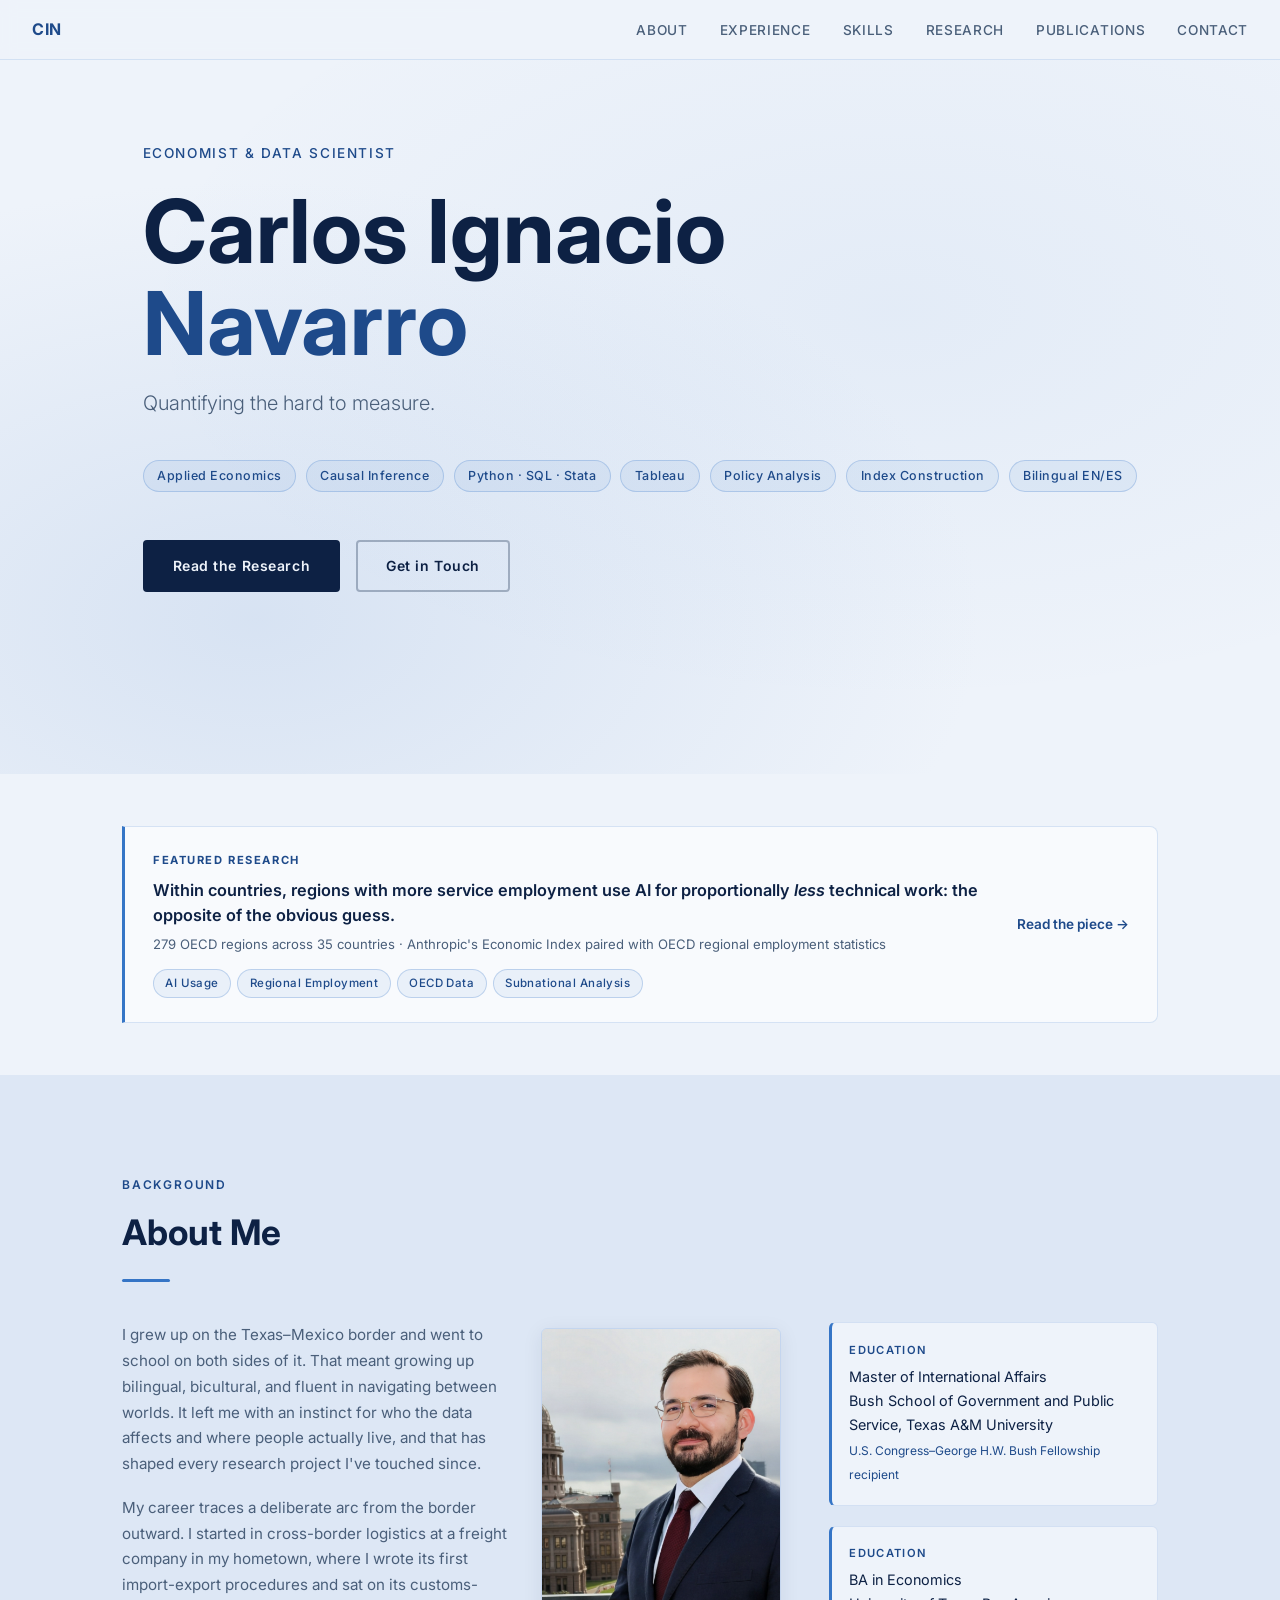
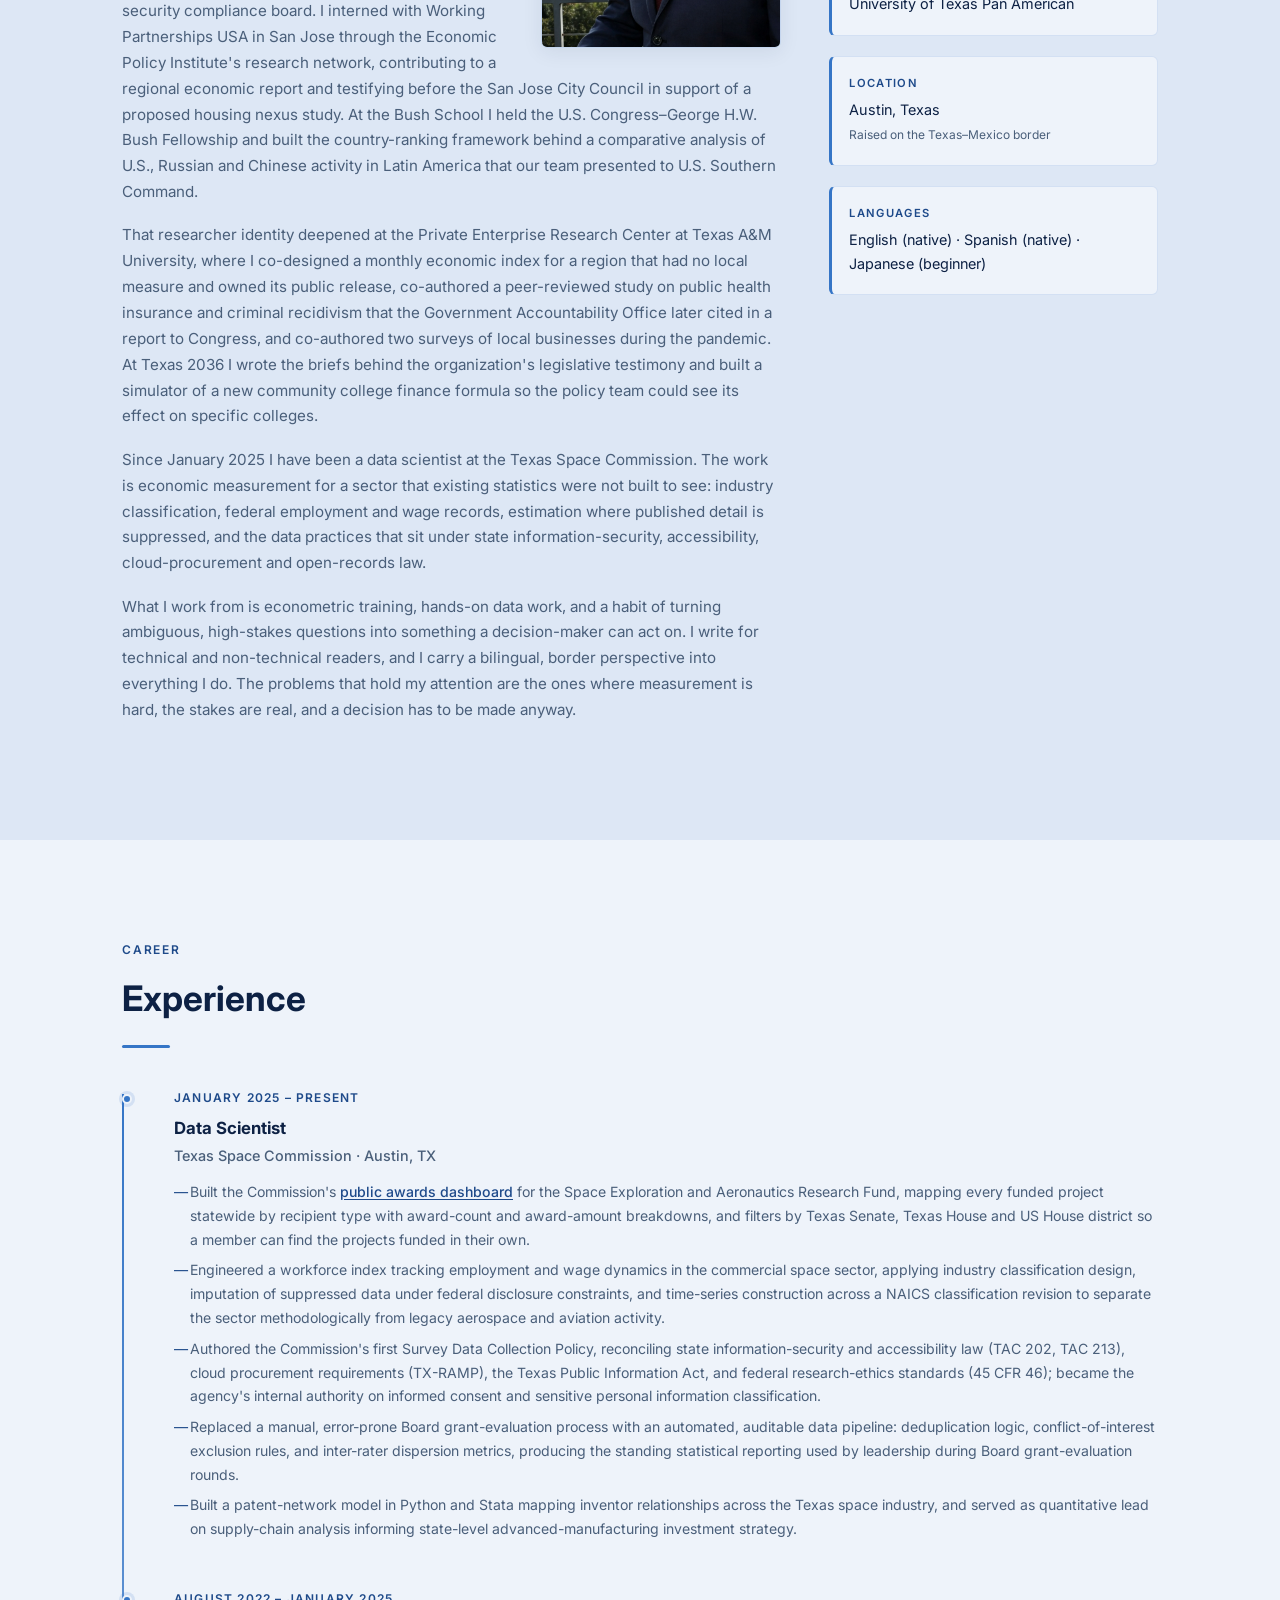
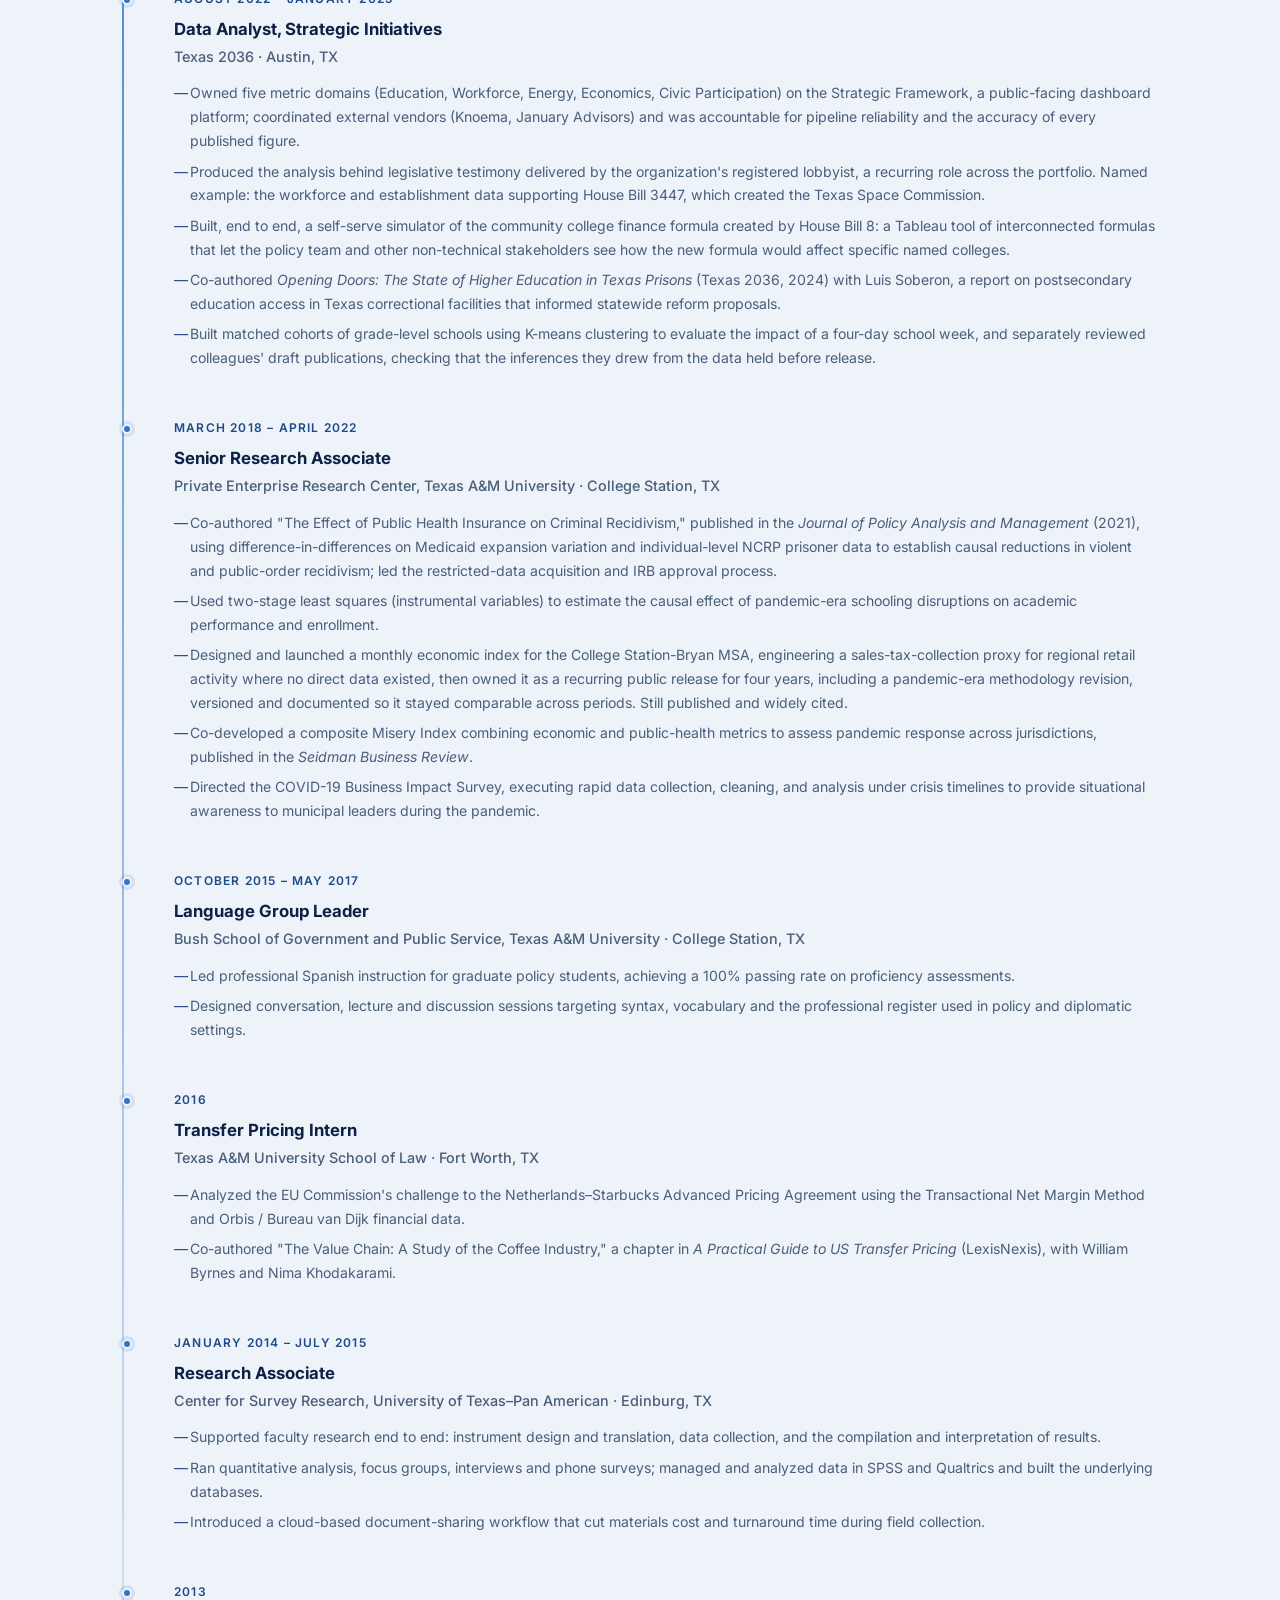
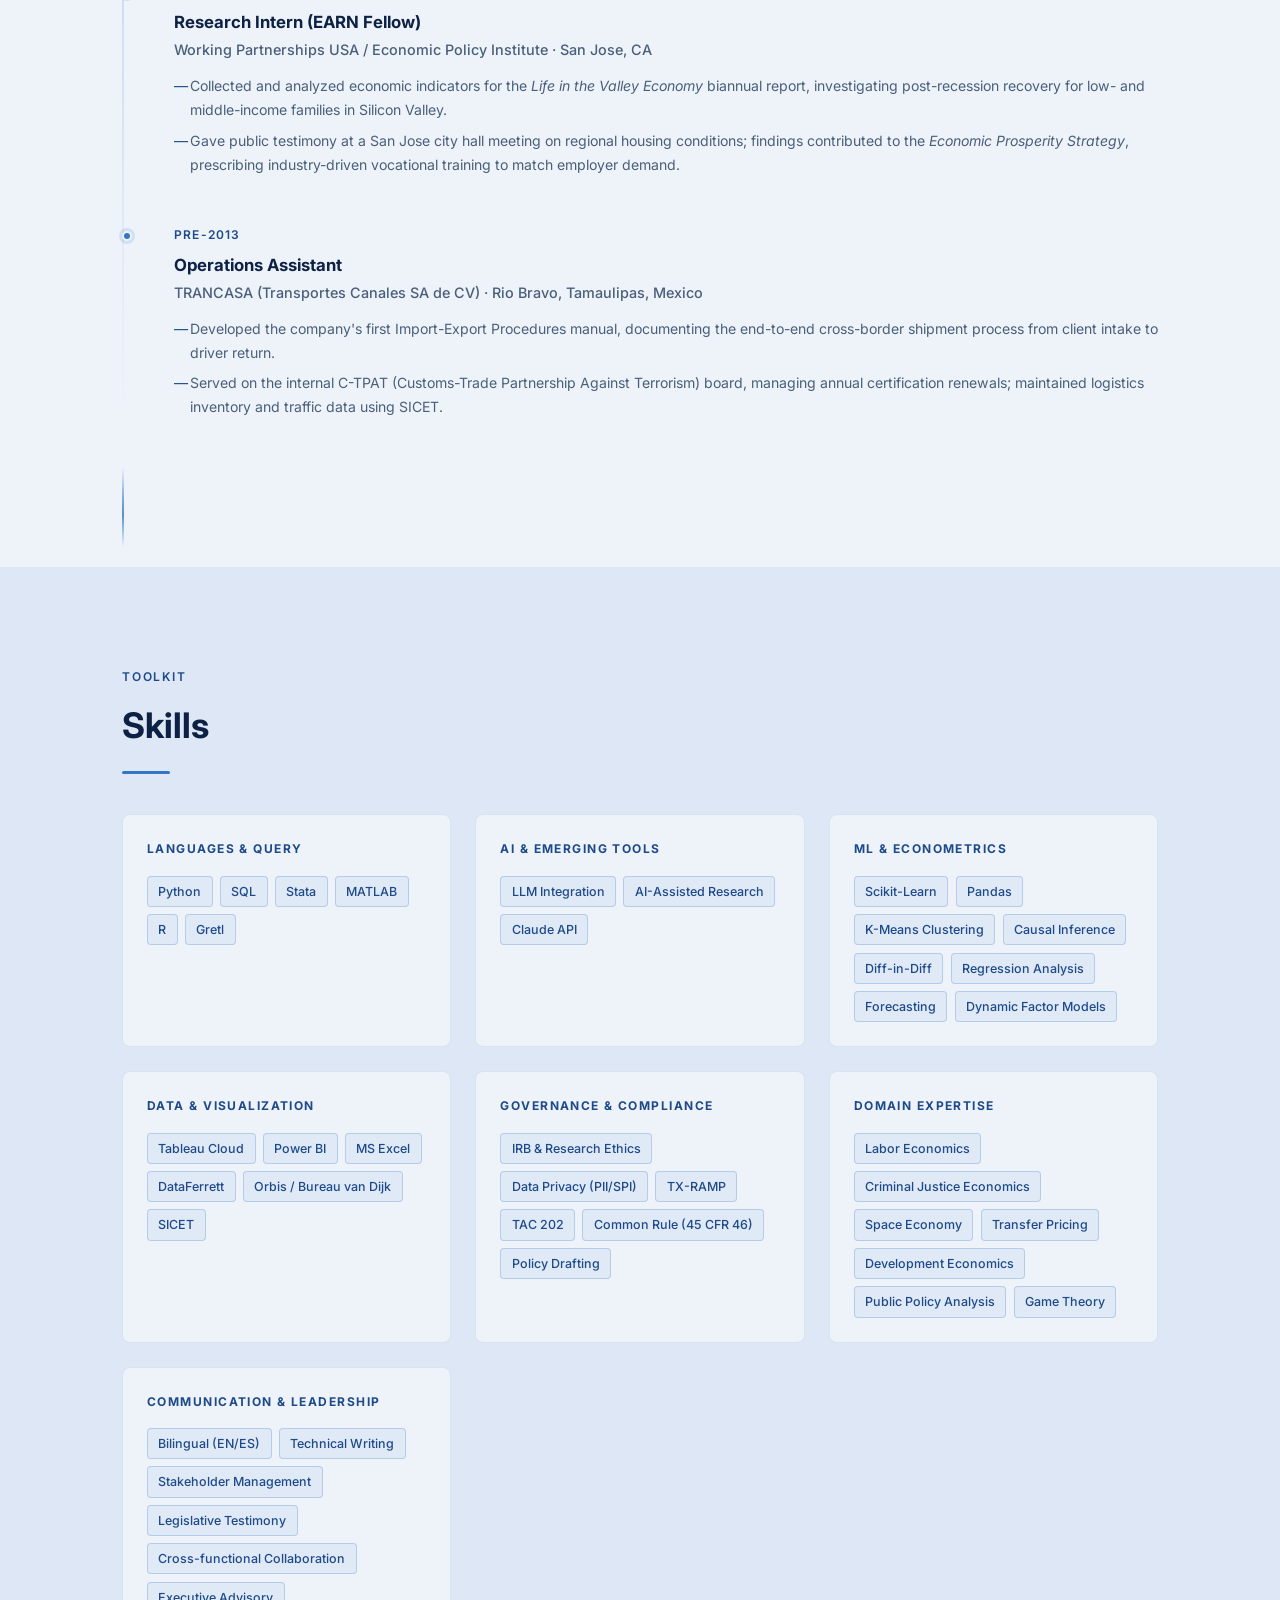
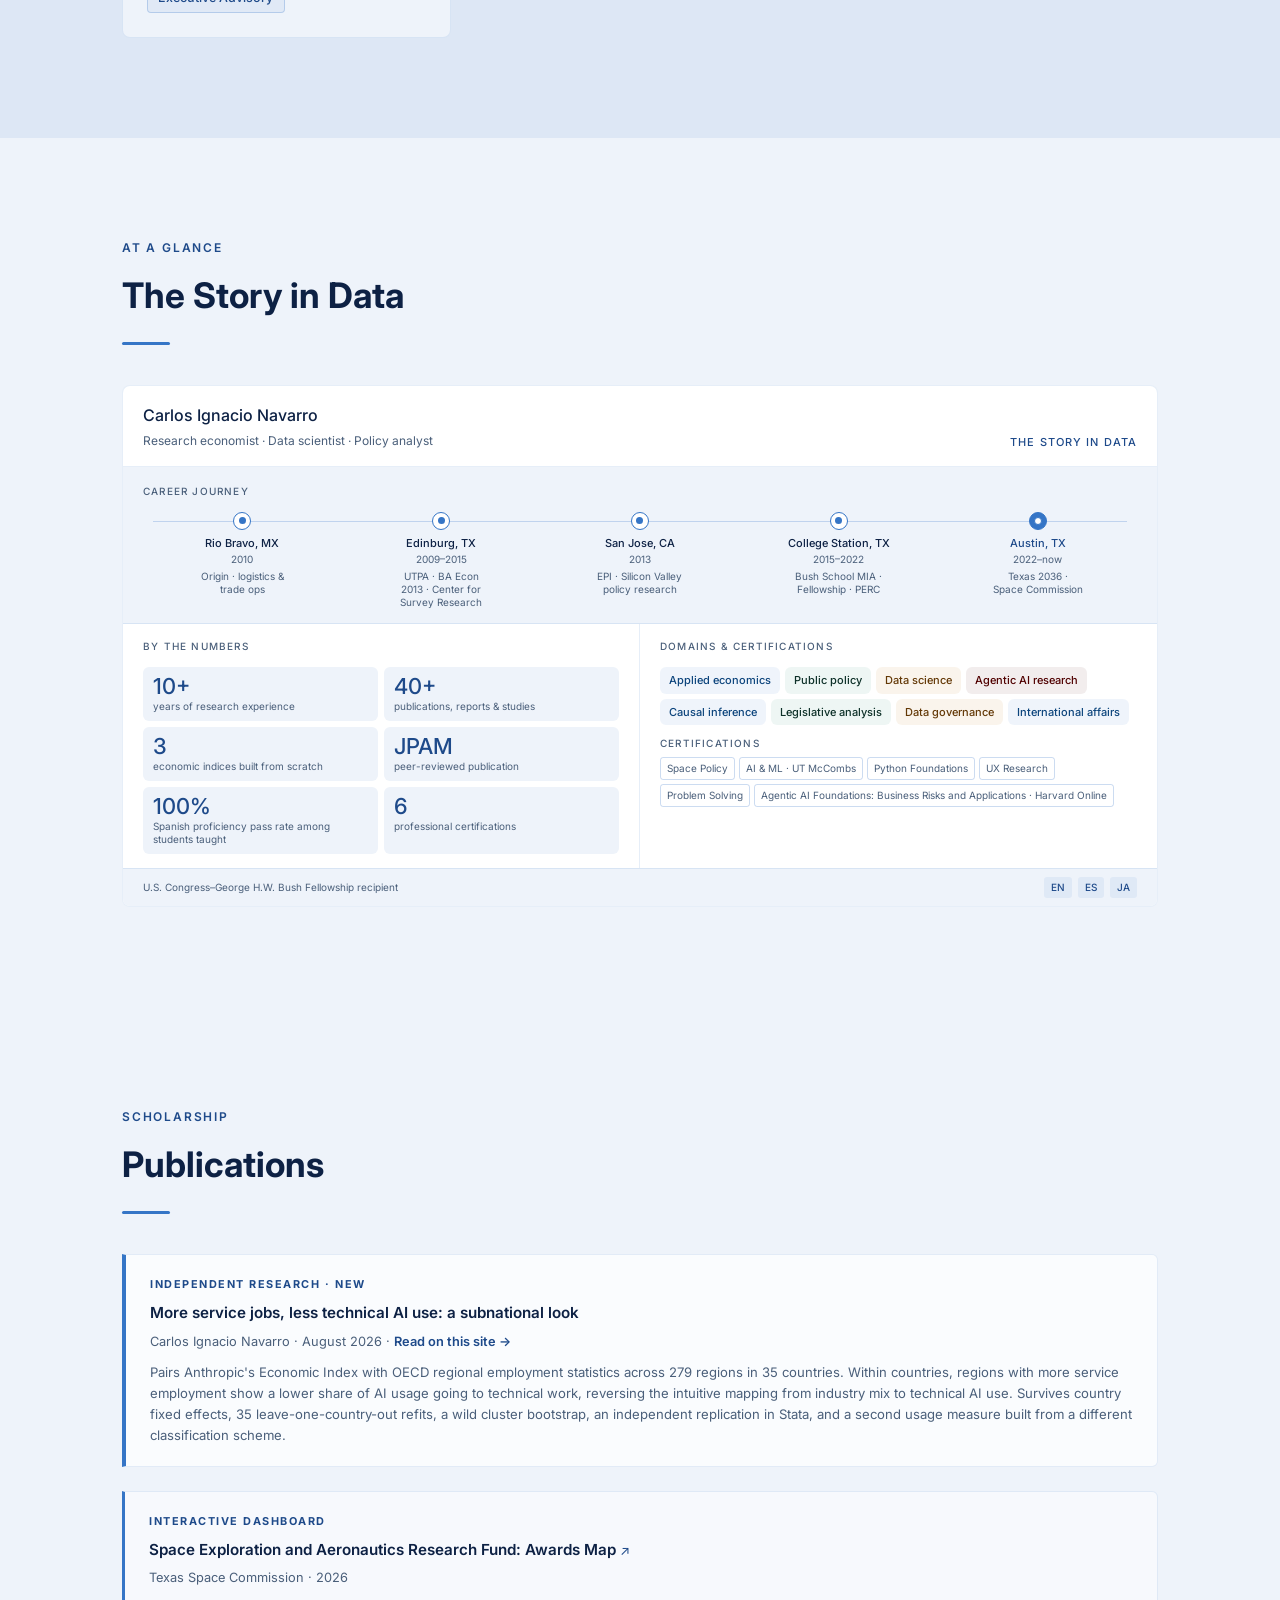
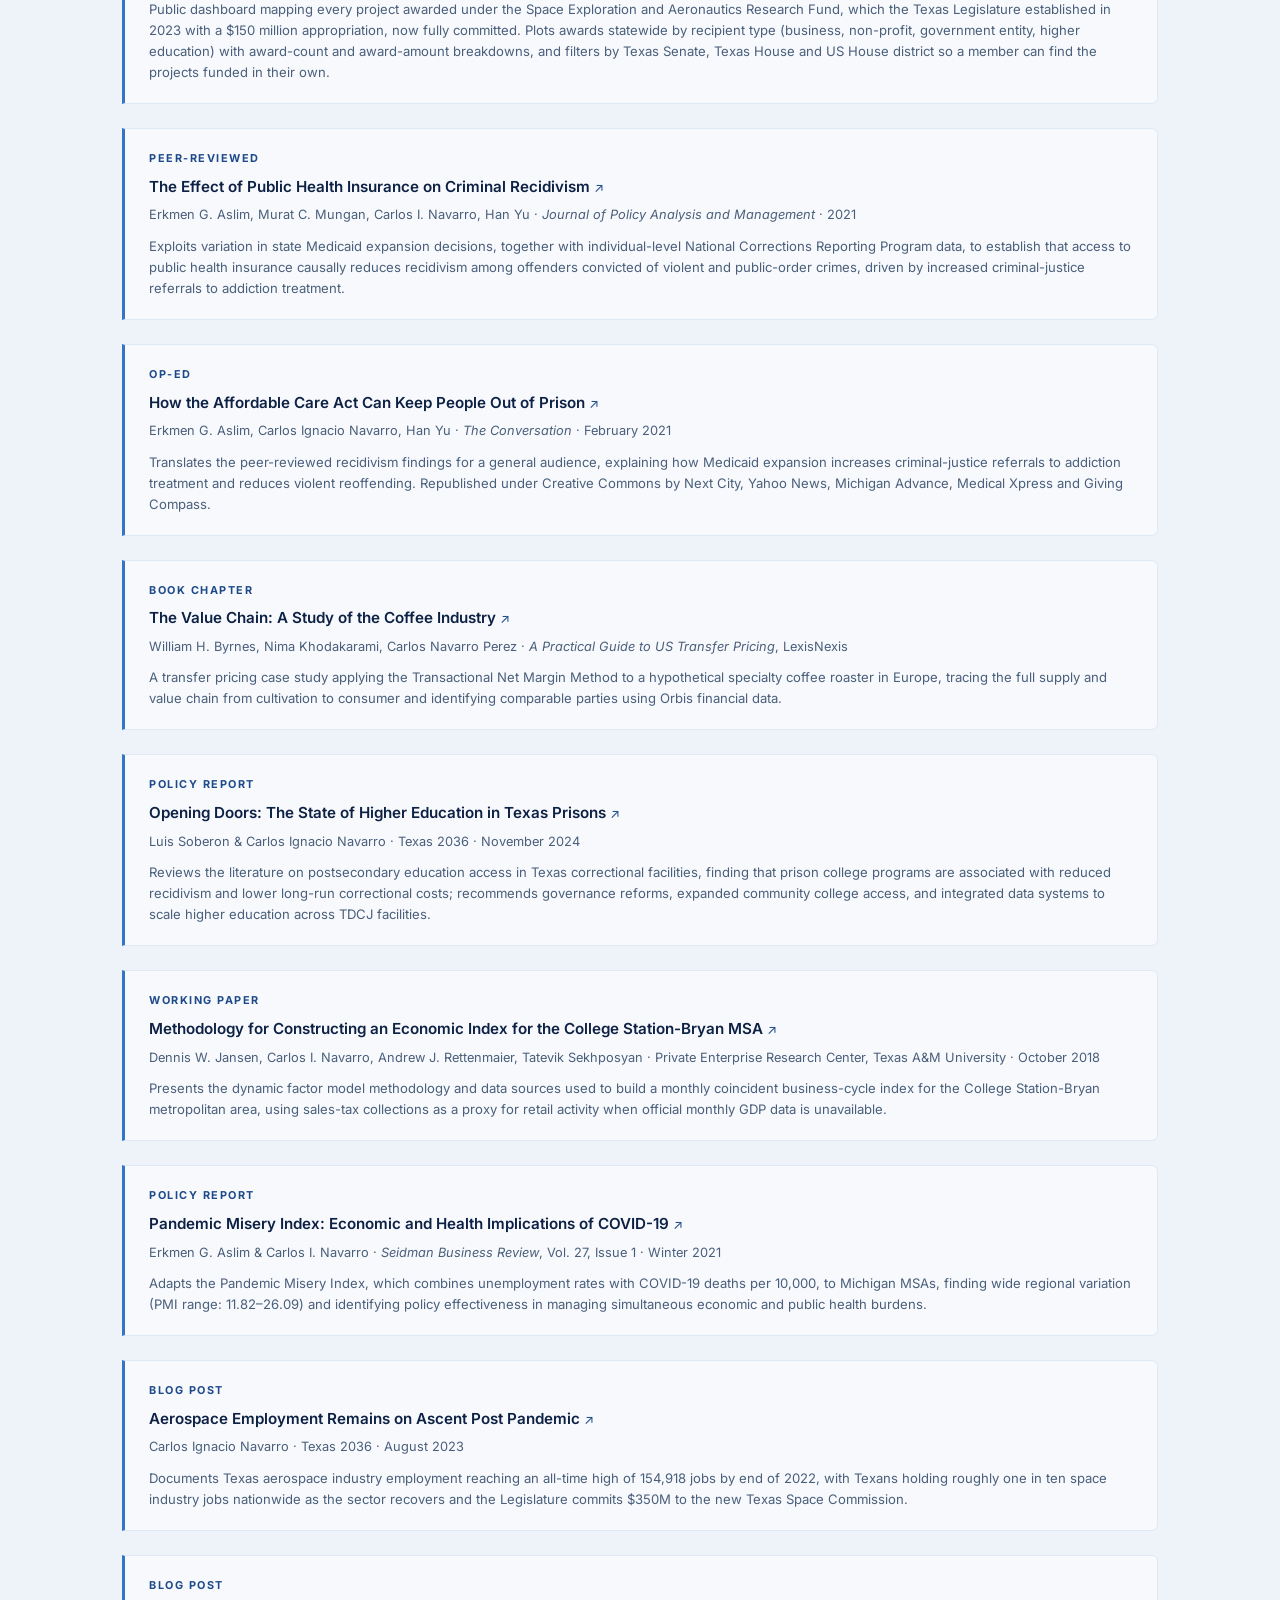
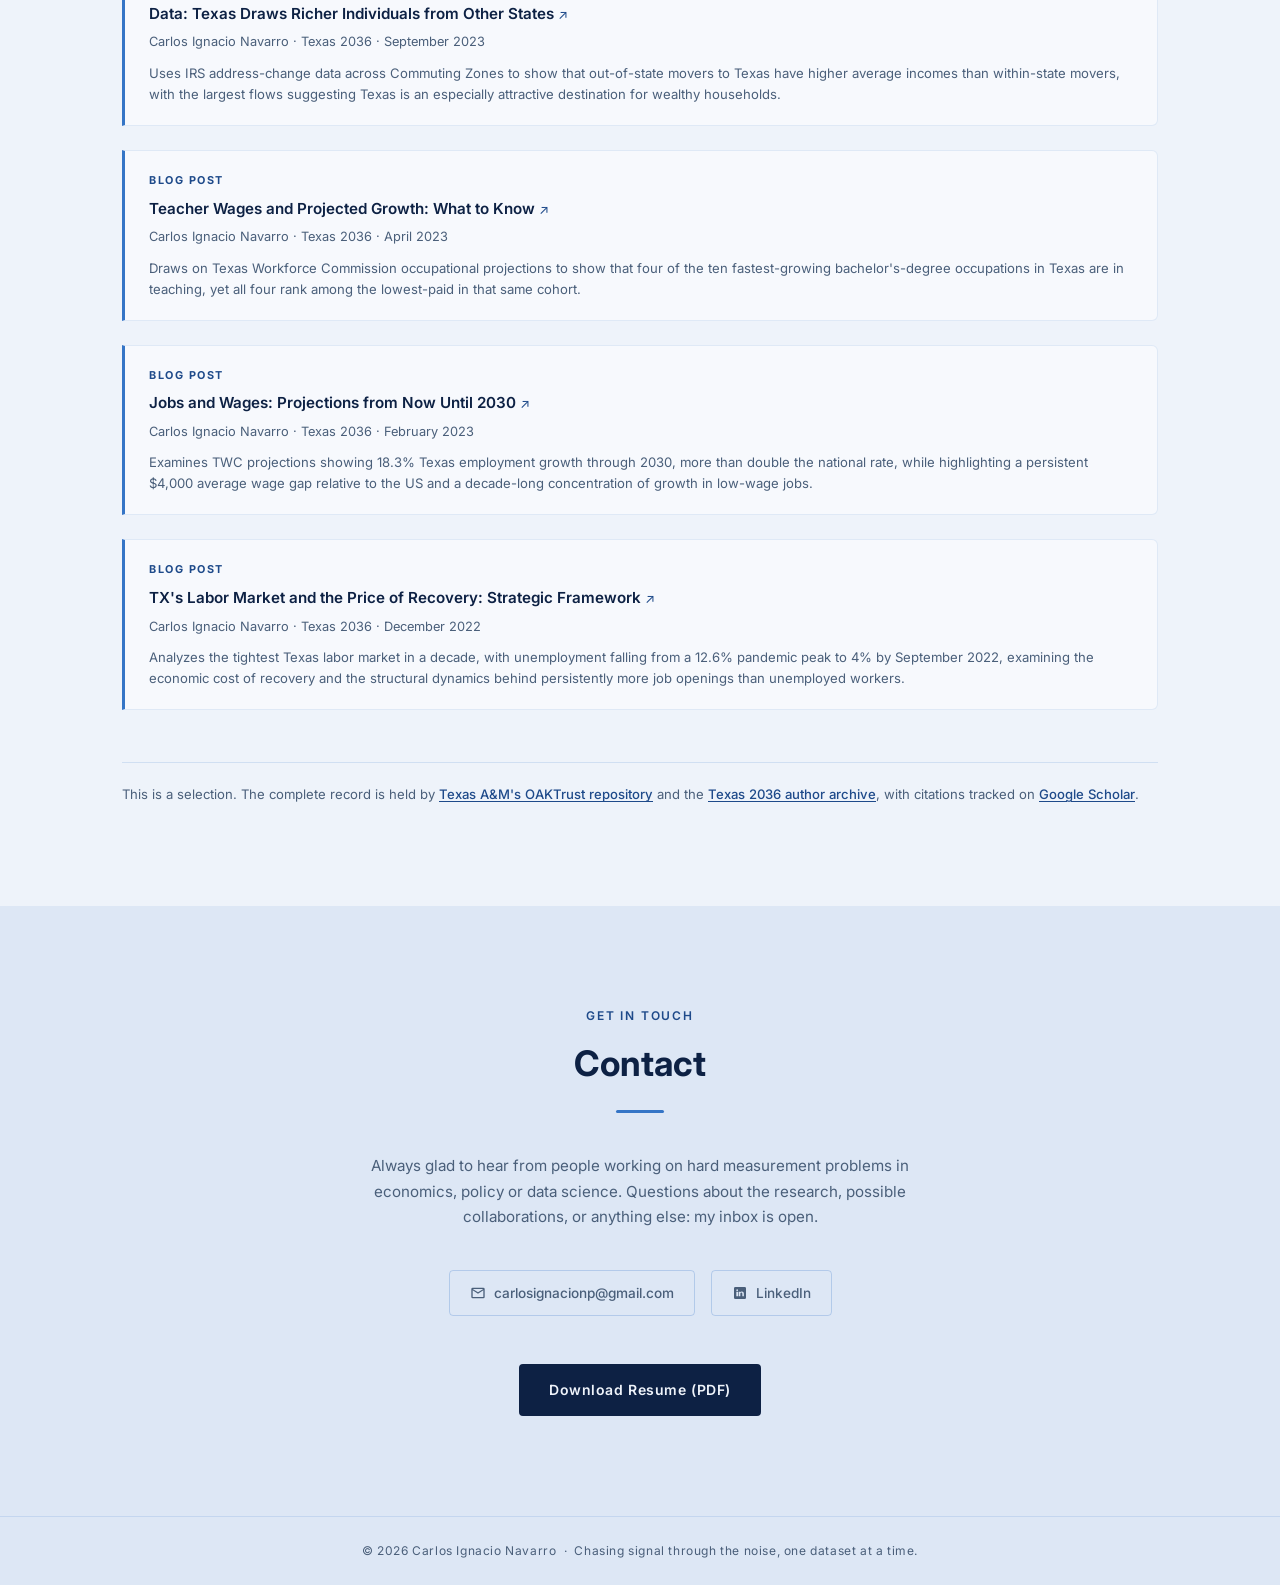
<file: index.html>
<!DOCTYPE html>
<html lang="en">
<head>
  <meta charset="UTF-8" />
  <meta name="viewport" content="width=device-width, initial-scale=1.0" />
  <title>Carlos Ignacio Navarro — Economist &amp; Data Scientist</title>
  <meta name="description" content="Economist and data scientist in Austin, Texas. Economic measurement and policy analysis across labor markets, criminal justice, higher education and the space economy, with original research on regional AI usage." />
  <meta name="author" content="Carlos Ignacio Navarro" />
  <link rel="icon" href="favicon.svg" type="image/svg+xml" />

  <meta property="og:type" content="website" />
  <meta property="og:site_name" content="Carlos Ignacio Navarro" />
  <meta property="og:title" content="Carlos Ignacio Navarro — Economist &amp; Data Scientist" />
  <meta property="og:description" content="Economic measurement and policy analysis across labor markets, criminal justice, higher education and the space economy, with original research on regional AI usage." />
  <meta property="og:url" content="https://carlosignacionavarro.com/" />
  <meta property="og:image" content="https://carlosignacionavarro.com/photos/Carlos_NP_5_2.JPG" />
  <meta property="og:image:alt" content="Carlos Ignacio Navarro" />

  <link rel="preconnect" href="https://fonts.googleapis.com" />
  <link rel="preconnect" href="https://fonts.gstatic.com" crossorigin />
  <link href="https://fonts.googleapis.com/css2?family=Inter:wght@300;400;500;600;700&display=swap" rel="stylesheet" />
  <link rel="stylesheet" href="styles.css" />
  <style>
    /* Landing-page layout only. Tokens, nav, section headers, buttons, pills
       and the footer live in styles.css, which loads immediately above. */

    /* ── HERO ── */
    #hero {
      min-height: 86vh;
      display: flex;
      align-items: center;
      padding-top: 60px;
      background:
        radial-gradient(ellipse at 70% 40%, rgba(53, 117, 198, 0.06) 0%, transparent 60%),
        radial-gradient(ellipse at 20% 80%, rgba(200, 216, 238, 0.6) 0%, transparent 50%),
        var(--bg-primary);
    }

    .hero-inner {
      max-width: 1100px;
      margin: 0 auto;
      padding: 0 2rem;
    }

    .hero-eyebrow {
      font-size: 0.85rem;
      font-weight: 500;
      letter-spacing: 0.12em;
      text-transform: uppercase;
      color: var(--accent-dark);
      margin-bottom: 1.25rem;
    }

    .hero-name {
      font-size: clamp(2.8rem, 8vw, 5.5rem);
      font-weight: 700;
      line-height: 1.05;
      color: var(--text-primary);
      margin-bottom: 1rem;
    }

    .hero-name span { color: var(--accent-dark); }

    .hero-tagline {
      font-size: clamp(1rem, 2.5vw, 1.25rem);
      font-weight: 300;
      color: var(--text-secondary);
      max-width: 600px;
      margin-bottom: 2.5rem;
    }

    .hero-tags {
      display: flex;
      flex-wrap: wrap;
      gap: 0.6rem;
      margin-bottom: 3rem;
    }

    .hero-cta {
      display: flex;
      gap: 1rem;
      flex-wrap: wrap;
    }

    /* ── FEATURED RESEARCH ──
       Sits between the hero and About. Deliberately shallow padding so it
       reads as a band, not a full section. Whole card is one link. */
    #featured { padding: 3.25rem 0; background: var(--bg-primary); }

    .feature-card {
      display: flex;
      align-items: center;
      justify-content: space-between;
      gap: 2rem;
      background: rgba(255, 255, 255, 0.6);
      border: 1px solid rgba(53, 117, 198, 0.18);
      border-left: 3px solid var(--accent);
      border-radius: 0 8px 8px 0;
      padding: 1.5rem 1.75rem;
      text-decoration: none;
      transition: border-color 0.2s, box-shadow 0.2s, transform 0.2s;
    }

    .feature-card:hover {
      border-color: rgba(53, 117, 198, 0.45);
      border-left-color: var(--accent-dark);
      box-shadow: 0 4px 18px rgba(13, 33, 68, 0.07);
      transform: translateY(-2px);
    }

    .feature-label {
      font-size: 0.7rem;
      font-weight: 700;
      letter-spacing: 0.14em;
      text-transform: uppercase;
      color: var(--accent-dark);
      margin-bottom: 0.5rem;
    }

    .feature-finding {
      font-size: 1.02rem;
      font-weight: 600;
      line-height: 1.5;
      color: var(--text-primary);
      margin-bottom: 0.4rem;
    }

    .feature-scope {
      font-size: 0.82rem;
      color: var(--text-secondary);
      margin-bottom: 0.85rem;
    }

    .feature-chips {
      display: flex;
      flex-wrap: wrap;
      gap: 0.4rem;
    }

    .feature-chips .hero-tag { font-size: 0.72rem; padding: 0.22rem 0.7rem; }

    .feature-cta {
      flex-shrink: 0;
      font-size: 0.85rem;
      font-weight: 600;
      color: var(--accent-dark);
      white-space: nowrap;
    }

    .feature-card:hover .feature-cta { color: var(--accent-dark); }
    .feature-cta .arrow { transition: transform 0.2s; display: inline-block; }
    .feature-card:hover .feature-cta .arrow { transform: translateX(3px); }

    /* ── ABOUT ── */
    #about { background: var(--bg-secondary); }

    .about-grid {
      display: grid;
      grid-template-columns: 2fr 1fr;
      gap: 3rem;
      align-items: start;
    }

    .about-body p {
      color: var(--text-secondary);
      margin-bottom: 1.1rem;
      font-size: 0.95rem;
    }

    .about-facts {
      display: flex;
      flex-direction: column;
      gap: 1.25rem;
    }

    /* The headshot floats inside the body column so the About text wraps
       around it. It used to sit in its own grid column, which left a tall
       empty gap beside the lower paragraphs once the bio grew to five. */
    .headshot {
      float: right;
      width: 240px;
      aspect-ratio: 3 / 4;
      object-fit: cover;
      object-position: center top;
      border-radius: 6px;
      border: 1px solid rgba(53, 117, 198, 0.15);
      box-shadow: 0 4px 20px rgba(13, 33, 68, 0.08);
      margin: 0.35rem 0 1.25rem 1.75rem;
    }

    .fact-card {
      background: rgba(255, 255, 255, 0.5);
      border: 1px solid rgba(53, 117, 198, 0.15);
      border-left: 3px solid var(--accent);
      border-radius: 6px;
      padding: 1.1rem 1.3rem;
      padding-left: 1.1rem;
    }

    .fact-label {
      font-size: 0.7rem;
      font-weight: 600;
      letter-spacing: 0.12em;
      text-transform: uppercase;
      color: var(--accent-dark);
      margin-bottom: 0.3rem;
    }

    .fact-value {
      font-size: 0.9rem;
      color: var(--text-primary);
      font-weight: 400;
    }

    /* ── EXPERIENCE ── */
    #experience { background: var(--bg-primary); }

    .timeline { position: relative; padding-left: 1.5rem; }

    .timeline::before {
      content: '';
      position: absolute;
      left: 0; top: 6px; bottom: 0;
      width: 2px;
      background: linear-gradient(to bottom, var(--accent), transparent);
    }

    .timeline::after {
      content: '';
      position: absolute;
      left: 0;
      width: 2px;
      height: 80px;
      background: linear-gradient(
        to bottom,
        transparent 0%,
        rgba(53, 117, 198, 0.6) 40%,
        rgba(53, 117, 198, 0.8) 60%,
        transparent 100%
      );
      animation: riverflow 3s ease-in-out infinite;
      pointer-events: none;
    }

    @keyframes riverflow {
      0%   { top: -80px; opacity: 0; }
      10%  { opacity: 1; }
      90%  { opacity: 1; }
      100% { top: 100%; opacity: 0; }
    }

    .timeline-item {
      position: relative;
      margin-bottom: 3rem;
      padding-left: 1.75rem;
    }

    .timeline-item::before {
      content: '';
      position: absolute;
      left: -1.5rem;
      top: 6px;
      width: 10px;
      height: 10px;
      border-radius: 50%;
      background: var(--accent);
      border: 2px solid #EEF3FA;
      box-shadow: 0 0 0 3px rgba(53, 117, 198, 0.15);
    }

    .timeline-date {
      font-size: 0.75rem;
      font-weight: 600;
      letter-spacing: 0.1em;
      text-transform: uppercase;
      color: var(--accent-dark);
      margin-bottom: 0.35rem;
    }

    .timeline-role {
      font-size: 1.05rem;
      font-weight: 700;
      color: var(--text-primary);
      margin-bottom: 0.1rem;
    }

    .timeline-org {
      font-size: 0.9rem;
      font-weight: 500;
      color: var(--text-secondary);
      margin-bottom: 0.75rem;
    }

    .timeline-body {
      font-size: 0.88rem;
      color: var(--text-secondary);
    }

    .timeline-body ul {
      list-style: none;
      padding: 0;
    }

    .timeline-body ul li {
      padding-left: 1rem;
      position: relative;
      margin-bottom: 0.4rem;
    }

    .timeline-body ul li::before {
      content: '—';
      position: absolute;
      left: 0;
      color: var(--accent-dark);
    }

    .timeline-body a {
      color: var(--accent-dark);
      font-weight: 500;
      text-decoration: underline;
      text-underline-offset: 2px;
    }

    .timeline-body a:hover { color: var(--accent); }

    /* ── SKILLS ── */
    #skills { background: var(--bg-secondary); }

    .skills-grid {
      display: grid;
      grid-template-columns: repeat(auto-fit, minmax(260px, 1fr));
      gap: 1.5rem;
    }

    .skill-group {
      background: rgba(255, 255, 255, 0.5);
      border: 1px solid rgba(53, 117, 198, 0.12);
      border-radius: 8px;
      padding: 1.5rem;
    }

    .skill-group-title {
      font-size: 0.75rem;
      font-weight: 700;
      letter-spacing: 0.12em;
      text-transform: uppercase;
      color: var(--accent-dark);
      margin-bottom: 1rem;
    }

    .skill-pills {
      display: flex;
      flex-wrap: wrap;
      gap: 0.45rem;
    }

    /* ── STORY ── */
    #story { background: var(--bg-primary); }

    /* ── PUBLICATIONS ── */
    #publications { background: var(--bg-primary); }

    .pub-list { display: flex; flex-direction: column; gap: 1.5rem; }

    .pub-card {
      background: rgba(255, 255, 255, 0.5);
      border: 1px solid rgba(53, 117, 198, 0.12);
      border-left: 3px solid #3575C6;
      border-radius: 0 6px 6px 0;
      padding: 1.25rem 1.5rem;
    }

    .pub-type {
      font-size: 0.68rem;
      font-weight: 700;
      letter-spacing: 0.14em;
      text-transform: uppercase;
      color: var(--accent-dark);
      margin-bottom: 0.4rem;
    }

    .pub-title {
      font-size: 0.95rem;
      font-weight: 600;
      color: var(--text-primary);
      margin-bottom: 0.3rem;
    }

    .pub-meta {
      font-size: 0.8rem;
      color: var(--text-secondary);
      margin-bottom: 0.6rem;
    }

    .pub-abstract {
      font-size: 0.82rem;
      color: var(--text-secondary);
      line-height: 1.6;
    }

    /* Any publication card that links somewhere. */
    .pub-link {
      display: block;
      text-decoration: none;
      transition: border-color 0.2s, box-shadow 0.2s, transform 0.2s;
    }

    .pub-link:hover {
      border-color: rgba(53, 117, 198, 0.4);
      border-left-color: var(--accent-dark);
      box-shadow: 0 4px 18px rgba(13, 33, 68, 0.07);
      transform: translateY(-2px);
    }

    /* Extra emphasis for research hosted on this site. */
    .pub-card-link {
      background: rgba(255, 255, 255, 0.72);
      border-left-width: 4px;
    }

    .pub-readmore { color: var(--accent-dark); font-weight: 600; }

    /* Third-party archives, for anyone who wants the complete record. */
    .pub-archives {
      margin-top: 1.75rem;
      padding-top: 1.25rem;
      border-top: 1px solid rgba(53, 117, 198, 0.16);
      font-size: 0.82rem;
      color: var(--text-secondary);
    }

    .pub-archives a {
      color: var(--accent-dark);
      font-weight: 500;
      text-decoration: underline;
      text-underline-offset: 2px;
    }

    .pub-archives a:hover { color: var(--accent); }

    /* Marks a card that opens an external site. */
    .pub-ext .pub-title::after {
      content: ' \2197';
      color: var(--accent-dark);
      font-size: 0.85em;
      font-weight: 400;
    }

    /* ── CONTACT ── */
    #contact { background: var(--bg-secondary); }

    .contact-inner {
      max-width: 560px;
      margin: 0 auto;
      text-align: center;
    }

    .contact-inner .section-divider { margin: 1rem auto 2.5rem; }

    .contact-tagline {
      color: var(--text-secondary);
      font-size: 0.95rem;
      margin-bottom: 2.5rem;
    }

    .contact-links {
      display: flex;
      justify-content: center;
      flex-wrap: wrap;
      gap: 1rem;
      margin-bottom: 3rem;
    }

    .contact-link {
      display: flex;
      align-items: center;
      gap: 0.5rem;
      padding: 0.65rem 1.25rem;
      border: 1px solid rgba(53, 117, 198, 0.25);
      border-radius: 4px;
      color: var(--text-secondary);
      text-decoration: none;
      font-size: 0.85rem;
      font-weight: 500;
      transition: all 0.2s;
    }

    .contact-link:hover {
      border-color: var(--accent-dark);
      color: var(--accent-dark);
    }

    .contact-link svg {
      width: 16px; height: 16px;
      fill: currentColor;
      flex-shrink: 0;
    }

    /* ── RESPONSIVE ──
       The about grid stacks at 900px, not 700px: below that the fact cards
       get crushed. The photo is not a grid column any more, it floats inside
       the body text, so stacking only has to deal with body and facts. */
    @media (max-width: 900px) {
      .about-grid { grid-template-columns: 1fr; gap: 2rem; }
      .headshot { width: 200px; margin: 0.35rem 0 1rem 1.25rem; }
    }

    /* Below this the text column is too narrow to wrap beside the photo:
       a 200px float would leave roughly 90px of text. Unfloat and center. */
    @media (max-width: 560px) {
      .headshot {
        float: none;
        display: block;
        width: 200px;
        margin: 0 auto 1.5rem;
      }
    }

    @media (max-width: 700px) {
      .feature-card {
        flex-direction: column;
        align-items: flex-start;
        gap: 1.1rem;
        padding: 1.35rem 1.4rem;
      }
    }
  </style>
</head>
<body>

<!-- ── NAV ── -->
<nav>
  <a class="nav-logo" href="#hero">CIN</a>
  <ul class="nav-links" id="nav-links">
    <li><a href="#about">About</a></li>
    <li><a href="#experience">Experience</a></li>
    <li><a href="#skills">Skills</a></li>
    <li><a href="research/ai-usage-regional-economies/">Research</a></li>
    <li><a href="#publications">Publications</a></li>
    <li><a href="#contact">Contact</a></li>
  </ul>
  <button class="nav-toggle" id="nav-toggle" aria-label="Toggle menu">
    <span></span><span></span><span></span>
  </button>
</nav>

<!-- ── HERO ── -->
<section id="hero">
  <div class="hero-inner">
    <p class="hero-eyebrow">Economist &amp; Data Scientist</p>
    <h1 class="hero-name">Carlos Ignacio<br><span>Navarro</span></h1>
    <p class="hero-tagline">
      Quantifying the hard to measure.
    </p>
    <div class="hero-tags">
      <span class="hero-tag">Applied Economics</span>
      <span class="hero-tag">Causal Inference</span>
      <span class="hero-tag">Python · SQL · Stata</span>
      <span class="hero-tag">Tableau</span>
      <span class="hero-tag">Policy Analysis</span>
      <span class="hero-tag">Index Construction</span>
      <span class="hero-tag">Bilingual EN/ES</span>
    </div>
    <div class="hero-cta">
      <a href="research/ai-usage-regional-economies/" class="btn btn-primary">Read the Research</a>
      <a href="#contact" class="btn btn-outline">Get in Touch</a>
    </div>
  </div>
</section>

<!-- ── FEATURED RESEARCH ── -->
<section id="featured">
  <div class="container">
    <a class="feature-card" href="research/ai-usage-regional-economies/">
      <div class="feature-main">
        <p class="feature-label">Featured research</p>
        <p class="feature-finding">
          Within countries, regions with more service employment use AI for proportionally
          <em>less</em> technical work: the opposite of the obvious guess.
        </p>
        <p class="feature-scope">
          279 OECD regions across 35 countries · Anthropic's Economic Index paired with OECD
          regional employment statistics
        </p>
        <div class="feature-chips">
          <span class="hero-tag">AI Usage</span>
          <span class="hero-tag">Regional Employment</span>
          <span class="hero-tag">OECD Data</span>
          <span class="hero-tag">Subnational Analysis</span>
        </div>
      </div>
      <div class="feature-cta">Read the piece <span class="arrow">→</span></div>
    </a>
  </div>
</section>

<!-- ── ABOUT ── -->
<section id="about">
  <div class="container">
    <p class="section-label">Background</p>
    <h2 class="section-title">About Me</h2>
    <div class="section-divider"></div>
    <div class="about-grid">
      <div class="about-body">
        <img src="photos/Carlos_NP_5_2.JPG"
             alt="Carlos Ignacio Navarro"
             class="headshot" />
        <p>
          I grew up on the Texas–Mexico border and went to school on both sides of it.
          That meant growing up bilingual, bicultural, and fluent in navigating between
          worlds. It left me with an instinct for who the data affects and where people
          actually live, and that has shaped every research project I've touched since.
        </p>
        <p>
          My career traces a deliberate arc from the border outward. I started in
          cross-border logistics at a freight company in my hometown, where I wrote its
          first import-export procedures and sat on its customs-security compliance
          board. I interned with Working Partnerships USA in San Jose through the
          Economic Policy Institute's research network, contributing to a regional
          economic report and testifying before the San Jose City Council in support of
          a proposed housing nexus study. At the Bush School I held the U.S.
          Congress–George H.W. Bush Fellowship and built the country-ranking framework
          behind a comparative analysis of U.S., Russian and Chinese activity in Latin
          America that our team presented to U.S. Southern Command.
        </p>
        <p>
          That researcher identity deepened at the Private Enterprise Research Center at
          Texas A&amp;M University, where I co-designed a monthly economic index for a
          region that had no local measure and owned its public release, co-authored a
          peer-reviewed study on public health insurance and criminal recidivism that the
          Government Accountability Office later cited in a report to Congress, and
          co-authored two surveys of local businesses during the pandemic. At Texas 2036
          I wrote the briefs behind the organization's legislative testimony and built a
          simulator of a new community college finance formula so the policy team could
          see its effect on specific colleges.
        </p>
        <p>
          Since January 2025 I have been a data scientist at the Texas Space Commission.
          The work is economic measurement for a sector that existing statistics were not
          built to see: industry classification, federal employment and wage records,
          estimation where published detail is suppressed, and the data practices that sit
          under state information-security, accessibility, cloud-procurement and
          open-records law.
        </p>
        <p>
          What I work from is econometric training, hands-on data work, and a habit of
          turning ambiguous, high-stakes questions into something a decision-maker can act
          on. I write for technical and non-technical readers, and I carry a bilingual,
          border perspective into everything I do. The problems that hold my attention are
          the ones where measurement is hard, the stakes are real, and a decision has to be
          made anyway.
        </p>
      </div>
      <div class="about-facts">
        <div class="fact-card">
          <div class="fact-label">Education</div>
          <div class="fact-value">Master of International Affairs<br>Bush School of Government and Public Service, Texas A&amp;M University<br><small style="color:var(--accent-dark)">U.S. Congress–George H.W. Bush Fellowship recipient</small></div>
        </div>
        <div class="fact-card">
          <div class="fact-label">Education</div>
          <div class="fact-value">BA in Economics<br>University of Texas Pan American</div>
        </div>
        <div class="fact-card">
          <div class="fact-label">Location</div>
          <div class="fact-value">Austin, Texas<br><small style="color:var(--text-secondary)">Raised on the Texas–Mexico border</small></div>
        </div>
        <div class="fact-card">
          <div class="fact-label">Languages</div>
          <div class="fact-value">English (native) · Spanish (native) · Japanese (beginner)</div>
        </div>
      </div>
    </div>
  </div>
</section>

<!-- ── EXPERIENCE ── -->
<section id="experience">
  <div class="container">
    <p class="section-label">Career</p>
    <h2 class="section-title">Experience</h2>
    <div class="section-divider"></div>
    <div class="timeline">

      <div class="timeline-item">
        <div class="timeline-date">January 2025 – Present</div>
        <div class="timeline-role">Data Scientist</div>
        <div class="timeline-org">Texas Space Commission · Austin, TX</div>
        <div class="timeline-body">
          <ul>
            <li>Built the Commission's <a href="https://space.texas.gov/grants" target="_blank" rel="noopener">public awards dashboard</a> for the Space Exploration and Aeronautics Research Fund, mapping every funded project statewide by recipient type with award-count and award-amount breakdowns, and filters by Texas Senate, Texas House and US House district so a member can find the projects funded in their own.</li>
            <li>Engineered a workforce index tracking employment and wage dynamics in the commercial space sector, applying industry classification design, imputation of suppressed data under federal disclosure constraints, and time-series construction across a NAICS classification revision to separate the sector methodologically from legacy aerospace and aviation activity.</li>
            <li>Authored the Commission's first Survey Data Collection Policy, reconciling state information-security and accessibility law (TAC 202, TAC 213), cloud procurement requirements (TX-RAMP), the Texas Public Information Act, and federal research-ethics standards (45 CFR 46); became the agency's internal authority on informed consent and sensitive personal information classification.</li>
            <li>Replaced a manual, error-prone Board grant-evaluation process with an automated, auditable data pipeline: deduplication logic, conflict-of-interest exclusion rules, and inter-rater dispersion metrics, producing the standing statistical reporting used by leadership during Board grant-evaluation rounds.</li>
            <li>Built a patent-network model in Python and Stata mapping inventor relationships across the Texas space industry, and served as quantitative lead on supply-chain analysis informing state-level advanced-manufacturing investment strategy.</li>
          </ul>
        </div>
      </div>

      <div class="timeline-item">
        <div class="timeline-date">August 2022 – January 2025</div>
        <div class="timeline-role">Data Analyst, Strategic Initiatives</div>
        <div class="timeline-org">Texas 2036 · Austin, TX</div>
        <div class="timeline-body">
          <ul>
            <li>Owned five metric domains (Education, Workforce, Energy, Economics, Civic Participation) on the Strategic Framework, a public-facing dashboard platform; coordinated external vendors (Knoema, January Advisors) and was accountable for pipeline reliability and the accuracy of every published figure.</li>
            <li>Produced the analysis behind legislative testimony delivered by the organization's registered lobbyist, a recurring role across the portfolio. Named example: the workforce and establishment data supporting House Bill 3447, which created the Texas Space Commission.</li>
            <li>Built, end to end, a self-serve simulator of the community college finance formula created by House Bill 8: a Tableau tool of interconnected formulas that let the policy team and other non-technical stakeholders see how the new formula would affect specific named colleges.</li>
            <li>Co-authored <em>Opening Doors: The State of Higher Education in Texas Prisons</em> (Texas 2036, 2024) with Luis Soberon, a report on postsecondary education access in Texas correctional facilities that informed statewide reform proposals.</li>
            <li>Built matched cohorts of grade-level schools using K-means clustering to evaluate the impact of a four-day school week, and separately reviewed colleagues' draft publications, checking that the inferences they drew from the data held before release.</li>
          </ul>
        </div>
      </div>

      <div class="timeline-item">
        <div class="timeline-date">March 2018 – April 2022</div>
        <div class="timeline-role">Senior Research Associate</div>
        <div class="timeline-org">Private Enterprise Research Center, Texas A&amp;M University · College Station, TX</div>
        <div class="timeline-body">
          <ul>
            <li>Co-authored "The Effect of Public Health Insurance on Criminal Recidivism," published in the <em>Journal of Policy Analysis and Management</em> (2021), using difference-in-differences on Medicaid expansion variation and individual-level NCRP prisoner data to establish causal reductions in violent and public-order recidivism; led the restricted-data acquisition and IRB approval process.</li>
            <li>Used two-stage least squares (instrumental variables) to estimate the causal effect of pandemic-era schooling disruptions on academic performance and enrollment.</li>
            <li>Designed and launched a monthly economic index for the College Station-Bryan MSA, engineering a sales-tax-collection proxy for regional retail activity where no direct data existed, then owned it as a recurring public release for four years, including a pandemic-era methodology revision, versioned and documented so it stayed comparable across periods. Still published and widely cited.</li>
            <li>Co-developed a composite Misery Index combining economic and public-health metrics to assess pandemic response across jurisdictions, published in the <em>Seidman Business Review</em>.</li>
            <li>Directed the COVID-19 Business Impact Survey, executing rapid data collection, cleaning, and analysis under crisis timelines to provide situational awareness to municipal leaders during the pandemic.</li>
          </ul>
        </div>
      </div>

      <div class="timeline-item">
        <div class="timeline-date">October 2015 – May 2017</div>
        <div class="timeline-role">Language Group Leader</div>
        <div class="timeline-org">Bush School of Government and Public Service, Texas A&amp;M University · College Station, TX</div>
        <div class="timeline-body">
          <ul>
            <li>Led professional Spanish instruction for graduate policy students, achieving a 100% passing rate on proficiency assessments.</li>
            <li>Designed conversation, lecture and discussion sessions targeting syntax, vocabulary and the professional register used in policy and diplomatic settings.</li>
          </ul>
        </div>
      </div>

      <div class="timeline-item">
        <div class="timeline-date">2016</div>
        <div class="timeline-role">Transfer Pricing Intern</div>
        <div class="timeline-org">Texas A&amp;M University School of Law · Fort Worth, TX</div>
        <div class="timeline-body">
          <ul>
            <li>Analyzed the EU Commission's challenge to the Netherlands–Starbucks Advanced Pricing Agreement using the Transactional Net Margin Method and Orbis / Bureau van Dijk financial data.</li>
            <li>Co-authored "The Value Chain: A Study of the Coffee Industry," a chapter in <em>A Practical Guide to US Transfer Pricing</em> (LexisNexis), with William Byrnes and Nima Khodakarami.</li>
          </ul>
        </div>
      </div>

      <div class="timeline-item">
        <div class="timeline-date">January 2014 – July 2015</div>
        <div class="timeline-role">Research Associate</div>
        <div class="timeline-org">Center for Survey Research, University of Texas–Pan American · Edinburg, TX</div>
        <div class="timeline-body">
          <ul>
            <li>Supported faculty research end to end: instrument design and translation, data collection, and the compilation and interpretation of results.</li>
            <li>Ran quantitative analysis, focus groups, interviews and phone surveys; managed and analyzed data in SPSS and Qualtrics and built the underlying databases.</li>
            <li>Introduced a cloud-based document-sharing workflow that cut materials cost and turnaround time during field collection.</li>
          </ul>
        </div>
      </div>

      <div class="timeline-item">
        <div class="timeline-date">2013</div>
        <div class="timeline-role">Research Intern (EARN Fellow)</div>
        <div class="timeline-org">Working Partnerships USA / Economic Policy Institute · San Jose, CA</div>
        <div class="timeline-body">
          <ul>
            <li>Collected and analyzed economic indicators for the <em>Life in the Valley Economy</em> biannual report, investigating post-recession recovery for low- and middle-income families in Silicon Valley.</li>
            <li>Gave public testimony at a San Jose city hall meeting on regional housing conditions; findings contributed to the <em>Economic Prosperity Strategy</em>, prescribing industry-driven vocational training to match employer demand.</li>
          </ul>
        </div>
      </div>

      <div class="timeline-item">
        <div class="timeline-date">Pre-2013</div>
        <div class="timeline-role">Operations Assistant</div>
        <div class="timeline-org">TRANCASA (Transportes Canales SA de CV) · Rio Bravo, Tamaulipas, Mexico</div>
        <div class="timeline-body">
          <ul>
            <li>Developed the company's first Import-Export Procedures manual, documenting the end-to-end cross-border shipment process from client intake to driver return.</li>
            <li>Served on the internal C-TPAT (Customs-Trade Partnership Against Terrorism) board, managing annual certification renewals; maintained logistics inventory and traffic data using SICET.</li>
          </ul>
        </div>
      </div>

    </div>
  </div>
</section>

<!-- ── SKILLS ── -->
<section id="skills">
  <div class="container">
    <p class="section-label">Toolkit</p>
    <h2 class="section-title">Skills</h2>
    <div class="section-divider"></div>
    <div class="skills-grid">

      <div class="skill-group">
        <div class="skill-group-title">Languages &amp; Query</div>
        <div class="skill-pills">
          <span class="skill-pill">Python</span>
          <span class="skill-pill">SQL</span>
          <span class="skill-pill">Stata</span>
          <span class="skill-pill">MATLAB</span>
          <span class="skill-pill">R</span>
          <span class="skill-pill">Gretl</span>
        </div>
      </div>

      <div class="skill-group">
        <div class="skill-group-title">AI &amp; Emerging Tools</div>
        <div class="skill-pills">
          <span class="skill-pill">LLM Integration</span>
          <span class="skill-pill">AI-Assisted Research</span>
          <span class="skill-pill">Claude API</span>
        </div>
      </div>

      <div class="skill-group">
        <div class="skill-group-title">ML &amp; Econometrics</div>
        <div class="skill-pills">
          <span class="skill-pill">Scikit-Learn</span>
          <span class="skill-pill">Pandas</span>
          <span class="skill-pill">K-Means Clustering</span>
          <span class="skill-pill">Causal Inference</span>
          <span class="skill-pill">Diff-in-Diff</span>
          <span class="skill-pill">Regression Analysis</span>
          <span class="skill-pill">Forecasting</span>
          <span class="skill-pill">Dynamic Factor Models</span>
        </div>
      </div>

      <div class="skill-group">
        <div class="skill-group-title">Data &amp; Visualization</div>
        <div class="skill-pills">
          <span class="skill-pill">Tableau Cloud</span>
          <span class="skill-pill">Power BI</span>
          <span class="skill-pill">MS Excel</span>
          <span class="skill-pill">DataFerrett</span>
          <span class="skill-pill">Orbis / Bureau van Dijk</span>
          <span class="skill-pill">SICET</span>
        </div>
      </div>

      <div class="skill-group">
        <div class="skill-group-title">Governance &amp; Compliance</div>
        <div class="skill-pills">
          <span class="skill-pill">IRB &amp; Research Ethics</span>
          <span class="skill-pill">Data Privacy (PII/SPI)</span>
          <span class="skill-pill">TX-RAMP</span>
          <span class="skill-pill">TAC 202</span>
          <span class="skill-pill">Common Rule (45 CFR 46)</span>
          <span class="skill-pill">Policy Drafting</span>
        </div>
      </div>

      <div class="skill-group">
        <div class="skill-group-title">Domain Expertise</div>
        <div class="skill-pills">
          <span class="skill-pill">Labor Economics</span>
          <span class="skill-pill">Criminal Justice Economics</span>
          <span class="skill-pill">Space Economy</span>
          <span class="skill-pill">Transfer Pricing</span>
          <span class="skill-pill">Development Economics</span>
          <span class="skill-pill">Public Policy Analysis</span>
          <span class="skill-pill">Game Theory</span>
        </div>
      </div>

      <div class="skill-group">
        <div class="skill-group-title">Communication &amp; Leadership</div>
        <div class="skill-pills">
          <span class="skill-pill">Bilingual (EN/ES)</span>
          <span class="skill-pill">Technical Writing</span>
          <span class="skill-pill">Stakeholder Management</span>
          <span class="skill-pill">Legislative Testimony</span>
          <span class="skill-pill">Cross-functional Collaboration</span>
          <span class="skill-pill">Executive Advisory</span>
        </div>
      </div>

    </div>
  </div>
</section>

<!-- ── STORY ── -->
<section id="story">
  <div class="container">
    <p class="section-label">At a glance</p>
    <h2 class="section-title">The Story in Data</h2>
    <div class="section-divider"></div>

    <style>
    .ig { background: #ffffff; border-radius: 8px; border: 0.5px solid rgba(53,117,198,0.12); overflow: hidden; }
    .ig-head { padding: 16px 20px 14px; border-bottom: 0.5px solid rgba(53,117,198,0.12); display: flex; justify-content: space-between; align-items: flex-end; }
    .ig-head-name { font-size: 16px; font-weight: 500; color: #0D2144; }
    .ig-head-sub { font-size: 12px; color: #4A5F7A; margin-top: 2px; }
    .ig-head-tag { font-size: 11px; font-weight: 500; letter-spacing: 0.1em; text-transform: uppercase; color: #1E4A8A; }
    .ig-sec-lbl { font-size: 10px; font-weight: 500; letter-spacing: 0.12em; text-transform: uppercase; color: #4A5F7A; margin-bottom: 12px; }
    .ig-journey { padding: 16px 20px 14px; background: #EEF3FA; border-bottom: 0.5px solid rgba(53,117,198,0.12); }
    .stops-wrap { position: relative; }
    .stops-line { position: absolute; top: 9px; left: 10px; right: 10px; height: 1px; background: rgba(53,117,198,0.25); }
    .ig-stops { display: flex; }
    .ig-stop { flex: 1; display: flex; flex-direction: column; align-items: center; }
    .ig-stop-dot { width: 18px; height: 18px; border-radius: 50%; background: #ffffff; border: 1.5px solid #3575C6; display: flex; align-items: center; justify-content: center; z-index: 1; }
    .ig-stop-dot-fill { width: 7px; height: 7px; border-radius: 50%; background: #3575C6; }
    .ig-stop.now .ig-stop-dot { background: #3575C6; }
    .ig-stop.now .ig-stop-dot-fill { background: #ffffff; border: 1.5px solid #3575C6; width: 8px; height: 8px; border-radius: 50%; }
    .ig-stop-city { font-size: 11px; font-weight: 500; color: #0D2144; margin-top: 6px; text-align: center; line-height: 1.3; }
    .ig-stop.now .ig-stop-city { color: #1E4A8A; }
    .ig-stop-yr { font-size: 10px; color: #4A5F7A; text-align: center; margin-top: 1px; }
    .ig-stop-role { font-size: 10px; color: #4A5F7A; text-align: center; line-height: 1.3; margin-top: 2px; max-width: 90px; }
    .ig-lower { display: grid; grid-template-columns: 1fr 1fr; }
    .ig-nums { padding: 14px 20px; border-right: 0.5px solid rgba(53,117,198,0.12); }
    .ig-nums-grid { display: grid; grid-template-columns: 1fr 1fr; gap: 6px; }
    .ig-num-card { background: #EEF3FA; border-radius: 6px; padding: 8px 10px; }
    .ig-num-val { font-size: 22px; font-weight: 500; color: #1E4A8A; line-height: 1; }
    .ig-num-lbl { font-size: 10px; color: #4A5F7A; margin-top: 3px; line-height: 1.3; }
    .ig-domains { padding: 14px 20px; }
    .ig-d-tags { display: flex; flex-wrap: wrap; gap: 5px; margin-bottom: 10px; }
    .ig-d-tag { font-size: 11px; font-weight: 500; padding: 4px 9px; border-radius: 6px; }
    .ig-d-econ { background: rgba(53,117,198,0.08); color: #0C447C; }
    .ig-d-policy { background: rgba(42,138,120,0.08); color: #0D3028; }
    .ig-d-data { background: rgba(186,117,23,0.08); color: #633806; }
    .ig-d-ai { background: rgba(80,0,0,0.07); color: #500000; }
    .ig-certs-row { display: flex; flex-wrap: wrap; gap: 4px; }
    .ig-cert { font-size: 10px; color: #4A5F7A; border: 0.5px solid rgba(53,117,198,0.25); border-radius: 3px; padding: 2px 6px; }
    .ig-foot { padding: 8px 20px; background: #EEF3FA; border-top: 0.5px solid rgba(53,117,198,0.12); display: flex; justify-content: space-between; align-items: center; }
    .ig-foot-txt { font-size: 10px; color: #4A5F7A; }
    .ig-langs { display: flex; gap: 6px; }
    .ig-lang { font-size: 10px; font-weight: 500; color: #1E4A8A; background: rgba(53,117,198,0.08); padding: 2px 7px; border-radius: 3px; }

    /* Six career stops in a single flex row collapse to unreadable slivers
       on a phone. Wrap them 3-up and drop the connecting line, which can't
       span wrapped rows anyway. */
    @media (max-width: 700px) {
      .stops-line { display: none; }
      .ig-stops { flex-wrap: wrap; row-gap: 14px; }
      .ig-stop { flex: 0 0 33.333%; }
      .ig-lower { grid-template-columns: 1fr; }
      .ig-nums { border-right: 0; border-bottom: 0.5px solid rgba(53,117,198,0.12); }
      .ig-foot { flex-direction: column; align-items: flex-start; gap: 8px; }
    }
    </style>

    <div class="ig">

      <div class="ig-head">
        <div>
          <div class="ig-head-name">Carlos Ignacio Navarro</div>
          <div class="ig-head-sub">Research economist · Data scientist · Policy analyst</div>
        </div>
        <div class="ig-head-tag">The story in data</div>
      </div>

      <div class="ig-journey">
        <div class="ig-sec-lbl">Career journey</div>
        <div class="stops-wrap">
          <div class="stops-line"></div>
          <div class="ig-stops">
            <div class="ig-stop">
              <div class="ig-stop-dot"><div class="ig-stop-dot-fill"></div></div>
              <div class="ig-stop-city">Rio Bravo, MX</div>
              <div class="ig-stop-yr">2010</div>
              <div class="ig-stop-role">Origin · logistics & trade ops</div>
            </div>
            <div class="ig-stop">
              <div class="ig-stop-dot"><div class="ig-stop-dot-fill"></div></div>
              <div class="ig-stop-city">Edinburg, TX</div>
              <div class="ig-stop-yr">2009–2015</div>
              <div class="ig-stop-role">UTPA · BA Econ 2013 · Center for Survey Research</div>
            </div>
            <div class="ig-stop">
              <div class="ig-stop-dot"><div class="ig-stop-dot-fill"></div></div>
              <div class="ig-stop-city">San Jose, CA</div>
              <div class="ig-stop-yr">2013</div>
              <div class="ig-stop-role">EPI · Silicon Valley policy research</div>
            </div>
            <div class="ig-stop">
              <div class="ig-stop-dot"><div class="ig-stop-dot-fill"></div></div>
              <div class="ig-stop-city">College Station, TX</div>
              <div class="ig-stop-yr">2015–2022</div>
              <div class="ig-stop-role">Bush School MIA · Fellowship · PERC</div>
            </div>
            <div class="ig-stop now">
              <div class="ig-stop-dot"><div class="ig-stop-dot-fill"></div></div>
              <div class="ig-stop-city">Austin, TX</div>
              <div class="ig-stop-yr">2022–now</div>
              <div class="ig-stop-role">Texas 2036 · Space Commission</div>
            </div>
          </div>
        </div>
      </div>

      <div class="ig-lower">
        <div class="ig-nums">
          <div class="ig-sec-lbl">By the numbers</div>
          <div class="ig-nums-grid">
            <div class="ig-num-card">
              <div class="ig-num-val">10+</div>
              <div class="ig-num-lbl">years of research experience</div>
            </div>
            <div class="ig-num-card">
              <div class="ig-num-val">40+</div>
              <div class="ig-num-lbl">publications, reports &amp; studies</div>
            </div>
            <div class="ig-num-card">
              <div class="ig-num-val">3</div>
              <div class="ig-num-lbl">economic indices built from scratch</div>
            </div>
            <div class="ig-num-card">
              <div class="ig-num-val">JPAM</div>
              <div class="ig-num-lbl">peer-reviewed publication</div>
            </div>
            <div class="ig-num-card">
              <div class="ig-num-val">100%</div>
              <div class="ig-num-lbl">Spanish proficiency pass rate among students taught</div>
            </div>
            <div class="ig-num-card">
              <div class="ig-num-val">6</div>
              <div class="ig-num-lbl">professional certifications</div>
            </div>
          </div>
        </div>

        <div class="ig-domains">
          <div class="ig-sec-lbl">Domains & certifications</div>
          <div class="ig-d-tags">
            <span class="ig-d-tag ig-d-econ">Applied economics</span>
            <span class="ig-d-tag ig-d-policy">Public policy</span>
            <span class="ig-d-tag ig-d-data">Data science</span>
            <span class="ig-d-tag ig-d-ai">Agentic AI research</span>
            <span class="ig-d-tag ig-d-econ">Causal inference</span>
            <span class="ig-d-tag ig-d-policy">Legislative analysis</span>
            <span class="ig-d-tag ig-d-data">Data governance</span>
            <span class="ig-d-tag ig-d-econ">International affairs</span>
          </div>
          <div class="ig-sec-lbl" style="margin-top:10px; margin-bottom:5px;">Certifications</div>
          <div class="ig-certs-row">
            <span class="ig-cert">Space Policy</span>
            <span class="ig-cert">AI & ML · UT McCombs</span>
            <span class="ig-cert">Python Foundations</span>
            <span class="ig-cert">UX Research</span>
            <span class="ig-cert">Problem Solving</span>
            <span class="ig-cert">Agentic AI Foundations: Business Risks and Applications · Harvard Online</span>
          </div>
        </div>
      </div>

      <div class="ig-foot">
        <div class="ig-foot-txt">
          U.S. Congress–George H.W. Bush Fellowship recipient
        </div>
        <div class="ig-langs">
          <span class="ig-lang">EN</span>
          <span class="ig-lang">ES</span>
          <span class="ig-lang">JA</span>
        </div>
      </div>

    </div>
  </div>
</section>

<!-- ── PUBLICATIONS ── -->
<section id="publications">
  <div class="container">
    <p class="section-label">Scholarship</p>
    <h2 class="section-title">Publications</h2>
    <div class="section-divider"></div>
    <div class="pub-list">

      <a class="pub-card pub-link pub-card-link" href="research/ai-usage-regional-economies/">
        <div class="pub-type">Independent Research · New</div>
        <div class="pub-title">More service jobs, less technical AI use: a subnational look</div>
        <div class="pub-meta">Carlos Ignacio Navarro · August 2026 · <span class="pub-readmore">Read on this site →</span></div>
        <div class="pub-abstract">
          Pairs Anthropic's Economic Index with OECD regional employment statistics across 279
          regions in 35 countries. Within countries, regions with more service employment show a
          lower share of AI usage going to technical work, reversing the intuitive mapping
          from industry mix to technical AI use. Survives country fixed effects, 35
          leave-one-country-out refits, a wild cluster bootstrap, an independent replication in
          Stata, and a second usage measure built from a different classification scheme.
        </div>
      </a>

      <a class="pub-card pub-link pub-ext" href="https://space.texas.gov/grants" target="_blank" rel="noopener">
        <div class="pub-type">Interactive Dashboard</div>
        <div class="pub-title">Space Exploration and Aeronautics Research Fund: Awards Map</div>
        <div class="pub-meta">Texas Space Commission · 2026</div>
        <div class="pub-abstract">
          Public dashboard mapping every project awarded under the Space Exploration and
          Aeronautics Research Fund, which the Texas Legislature established in 2023 with a
          $150 million appropriation, now fully committed. Plots awards statewide by recipient
          type (business, non-profit, government entity, higher education) with award-count and
          award-amount breakdowns, and filters by Texas Senate, Texas House and US House
          district so a member can find the projects funded in their own.
        </div>
      </a>

      <a class="pub-card pub-link pub-ext" href="https://papers.ssrn.com/sol3/papers.cfm?abstract_id=3425457" target="_blank" rel="noopener">
        <div class="pub-type">Peer-Reviewed</div>
        <div class="pub-title">The Effect of Public Health Insurance on Criminal Recidivism</div>
        <div class="pub-meta">Erkmen G. Aslim, Murat C. Mungan, Carlos I. Navarro, Han Yu · <em>Journal of Policy Analysis and Management</em> · 2021</div>
        <div class="pub-abstract">
          Exploits variation in state Medicaid expansion decisions, together with individual-level National Corrections Reporting Program data, to establish that access to public health insurance causally reduces recidivism among offenders convicted of violent and public-order crimes, driven by increased criminal-justice referrals to addiction treatment.
        </div>
      </a>

      <a class="pub-card pub-link pub-ext" href="https://theconversation.com/how-the-affordable-care-act-can-keep-people-out-of-prison-153880" target="_blank" rel="noopener">
        <div class="pub-type">Op-Ed</div>
        <div class="pub-title">How the Affordable Care Act Can Keep People Out of Prison</div>
        <div class="pub-meta">Erkmen G. Aslim, Carlos Ignacio Navarro, Han Yu · <em>The Conversation</em> · February 2021</div>
        <div class="pub-abstract">
          Translates the peer-reviewed recidivism findings for a general audience, explaining how Medicaid expansion increases criminal-justice referrals to addiction treatment and reduces violent reoffending. Republished under Creative Commons by Next City, Yahoo News, Michigan Advance, Medical Xpress and Giving Compass.
        </div>
      </a>

      <a class="pub-card pub-link pub-ext" href="https://www.researchgate.net/publication/326786435_The_value_chain_A_study_of_the_coffee_industry" target="_blank" rel="noopener">
        <div class="pub-type">Book Chapter</div>
        <div class="pub-title">The Value Chain: A Study of the Coffee Industry</div>
        <div class="pub-meta">William H. Byrnes, Nima Khodakarami, Carlos Navarro Perez · <em>A Practical Guide to US Transfer Pricing</em>, LexisNexis</div>
        <div class="pub-abstract">
          A transfer pricing case study applying the Transactional Net Margin Method to a hypothetical specialty coffee roaster in Europe, tracing the full supply and value chain from cultivation to consumer and identifying comparable parties using Orbis financial data.
        </div>
      </a>

      <a class="pub-card pub-link pub-ext" href="https://texas2036.org/wp-content/uploads/2025/01/Opening-Doors-The-State-of-Higher-Education-in-Texas-Prisons.pdf" target="_blank" rel="noopener">
        <div class="pub-type">Policy Report</div>
        <div class="pub-title">Opening Doors: The State of Higher Education in Texas Prisons</div>
        <div class="pub-meta">Luis Soberon &amp; Carlos Ignacio Navarro · Texas 2036 · November 2024</div>
        <div class="pub-abstract">
          Reviews the literature on postsecondary education access in Texas correctional facilities, finding that prison college programs are associated with reduced recidivism and lower long-run correctional costs; recommends governance reforms, expanded community college access, and integrated data systems to scale higher education across TDCJ facilities.
        </div>
      </a>

      <a class="pub-card pub-link pub-ext" href="https://oaktrust.library.tamu.edu/server/api/core/bitstreams/e2b5bd8f-e353-4589-9618-aec8424844dc/content" target="_blank" rel="noopener">
        <div class="pub-type">Working Paper</div>
        <div class="pub-title">Methodology for Constructing an Economic Index for the College Station-Bryan MSA</div>
        <div class="pub-meta">Dennis W. Jansen, Carlos I. Navarro, Andrew J. Rettenmaier, Tatevik Sekhposyan · Private Enterprise Research Center, Texas A&amp;M University · October 2018</div>
        <div class="pub-abstract">
          Presents the dynamic factor model methodology and data sources used to build a monthly coincident business-cycle index for the College Station-Bryan metropolitan area, using sales-tax collections as a proxy for retail activity when official monthly GDP data is unavailable.
        </div>
      </a>

      <a class="pub-card pub-link pub-ext" href="https://scholarworks.gvsu.edu/cgi/viewcontent.cgi?article=1250&amp;context=sbr" target="_blank" rel="noopener">
        <div class="pub-type">Policy Report</div>
        <div class="pub-title">Pandemic Misery Index: Economic and Health Implications of COVID-19</div>
        <div class="pub-meta">Erkmen G. Aslim &amp; Carlos I. Navarro · <em>Seidman Business Review</em>, Vol. 27, Issue 1 · Winter 2021</div>
        <div class="pub-abstract">
          Adapts the Pandemic Misery Index, which combines unemployment rates with COVID-19 deaths per 10,000, to Michigan MSAs, finding wide regional variation (PMI range: 11.82–26.09) and identifying policy effectiveness in managing simultaneous economic and public health burdens.
        </div>
      </a>

      <a class="pub-card pub-link pub-ext" href="https://texas2036.org/news-analysis/aerospace-employment-remains-on-ascent-post-pandemic/" target="_blank" rel="noopener">
        <div class="pub-type">Blog Post</div>
        <div class="pub-title">Aerospace Employment Remains on Ascent Post Pandemic</div>
        <div class="pub-meta">Carlos Ignacio Navarro · Texas 2036 · August 2023</div>
        <div class="pub-abstract">
          Documents Texas aerospace industry employment reaching an all-time high of 154,918 jobs by end of 2022, with Texans holding roughly one in ten space industry jobs nationwide as the sector recovers and the Legislature commits $350M to the new Texas Space Commission.
        </div>
      </a>

      <a class="pub-card pub-link pub-ext" href="https://texas2036.org/news-analysis/data-texas-draws-richer-individuals-from-other-states/" target="_blank" rel="noopener">
        <div class="pub-type">Blog Post</div>
        <div class="pub-title">Data: Texas Draws Richer Individuals from Other States</div>
        <div class="pub-meta">Carlos Ignacio Navarro · Texas 2036 · September 2023</div>
        <div class="pub-abstract">
          Uses IRS address-change data across Commuting Zones to show that out-of-state movers to Texas have higher average incomes than within-state movers, with the largest flows suggesting Texas is an especially attractive destination for wealthy households.
        </div>
      </a>

      <a class="pub-card pub-link pub-ext" href="https://texas2036.org/news-analysis/teacher-wages-and-projected-growth-what-to-know/" target="_blank" rel="noopener">
        <div class="pub-type">Blog Post</div>
        <div class="pub-title">Teacher Wages and Projected Growth: What to Know</div>
        <div class="pub-meta">Carlos Ignacio Navarro · Texas 2036 · April 2023</div>
        <div class="pub-abstract">
          Draws on Texas Workforce Commission occupational projections to show that four of the ten fastest-growing bachelor's-degree occupations in Texas are in teaching, yet all four rank among the lowest-paid in that same cohort.
        </div>
      </a>

      <a class="pub-card pub-link pub-ext" href="https://texas2036.org/news-analysis/what-are-texas-occupational-projections-for-this-decade/" target="_blank" rel="noopener">
        <div class="pub-type">Blog Post</div>
        <div class="pub-title">Jobs and Wages: Projections from Now Until 2030</div>
        <div class="pub-meta">Carlos Ignacio Navarro · Texas 2036 · February 2023</div>
        <div class="pub-abstract">
          Examines TWC projections showing 18.3% Texas employment growth through 2030, more than double the national rate, while highlighting a persistent $4,000 average wage gap relative to the US and a decade-long concentration of growth in low-wage jobs.
        </div>
      </a>

      <a class="pub-card pub-link pub-ext" href="https://texas2036.org/news-analysis/txs-labor-market-and-the-price-of-recovery-strategic-framework/" target="_blank" rel="noopener">
        <div class="pub-type">Blog Post</div>
        <div class="pub-title">TX's Labor Market and the Price of Recovery: Strategic Framework</div>
        <div class="pub-meta">Carlos Ignacio Navarro · Texas 2036 · December 2022</div>
        <div class="pub-abstract">
          Analyzes the tightest Texas labor market in a decade, with unemployment falling from a 12.6% pandemic peak to 4% by September 2022, examining the economic cost of recovery and the structural dynamics behind persistently more job openings than unemployed workers.
        </div>
      </a>

      <p class="pub-archives">
        This is a selection. The complete record is held by
        <a href="https://oaktrust.library.tamu.edu/collections/f4a60fda-41d2-4079-ac3b-561ecc11bde3/browse/author?value=Navarro,%20Carlos%20I.&amp;bbm.return=1" target="_blank" rel="noopener">Texas A&amp;M's OAKTrust repository</a>
        and the
        <a href="https://texas2036.org/author/carlos-ignacio-navarro/" target="_blank" rel="noopener">Texas 2036 author archive</a>,
        with citations tracked on
        <a href="https://scholar.google.com/citations?user=bdlPoYgAAAAJ&amp;hl=en" target="_blank" rel="noopener">Google Scholar</a>.
      </p>

    </div>
  </div>
</section>

<!-- ── CONTACT ── -->
<section id="contact">
  <div class="container">
    <div class="contact-inner">
      <p class="section-label">Get in Touch</p>
      <h2 class="section-title">Contact</h2>
      <div class="section-divider"></div>
      <p class="contact-tagline">
        Always glad to hear from people working on hard measurement problems in
        economics, policy or data science. Questions about the research, possible
        collaborations, or anything else: my inbox is open.
      </p>
      <div class="contact-links">
        <a href="mailto:carlosignacionp@gmail.com" class="contact-link">
          <svg viewBox="0 0 24 24"><path d="M20 4H4a2 2 0 0 0-2 2v12a2 2 0 0 0 2 2h16a2 2 0 0 0 2-2V6a2 2 0 0 0-2-2zm0 2-8 5-8-5h16zm0 12H4V8l8 5 8-5v10z"/></svg>
          carlosignacionp@gmail.com
        </a>
        <a href="https://www.linkedin.com/in/cinavarro/" target="_blank" rel="noopener" class="contact-link">
          <svg viewBox="0 0 24 24"><path d="M19 3H5a2 2 0 0 0-2 2v14a2 2 0 0 0 2 2h14a2 2 0 0 0 2-2V5a2 2 0 0 0-2-2zM9 17H6.5v-7H9v7zm-1.25-8a1.25 1.25 0 1 1 0-2.5 1.25 1.25 0 0 1 0 2.5zM18 17h-2.5v-3.5c0-1-.02-2.3-1.4-2.3-1.4 0-1.6 1.1-1.6 2.2V17H10v-7h2.4v1h.03a2.6 2.6 0 0 1 2.37-1.3c2.53 0 3 1.66 3 3.82V17z"/></svg>
          LinkedIn
        </a>
      </div>
      <a href="Navarro_CarlosIgnacio.pdf" class="btn btn-primary" download>Download Resume (PDF)</a>
    </div>
  </div>
</section>

<footer>
  &copy; 2026 Carlos Ignacio Navarro &nbsp;·&nbsp; Chasing signal through the noise, one dataset at a time.
</footer>

<script>
  const toggle = document.getElementById('nav-toggle');
  const links  = document.getElementById('nav-links');
  toggle.addEventListener('click', () => links.classList.toggle('open'));
  links.querySelectorAll('a').forEach(a =>
    a.addEventListener('click', () => links.classList.remove('open'))
  );
</script>

</body>
</html>
</file>
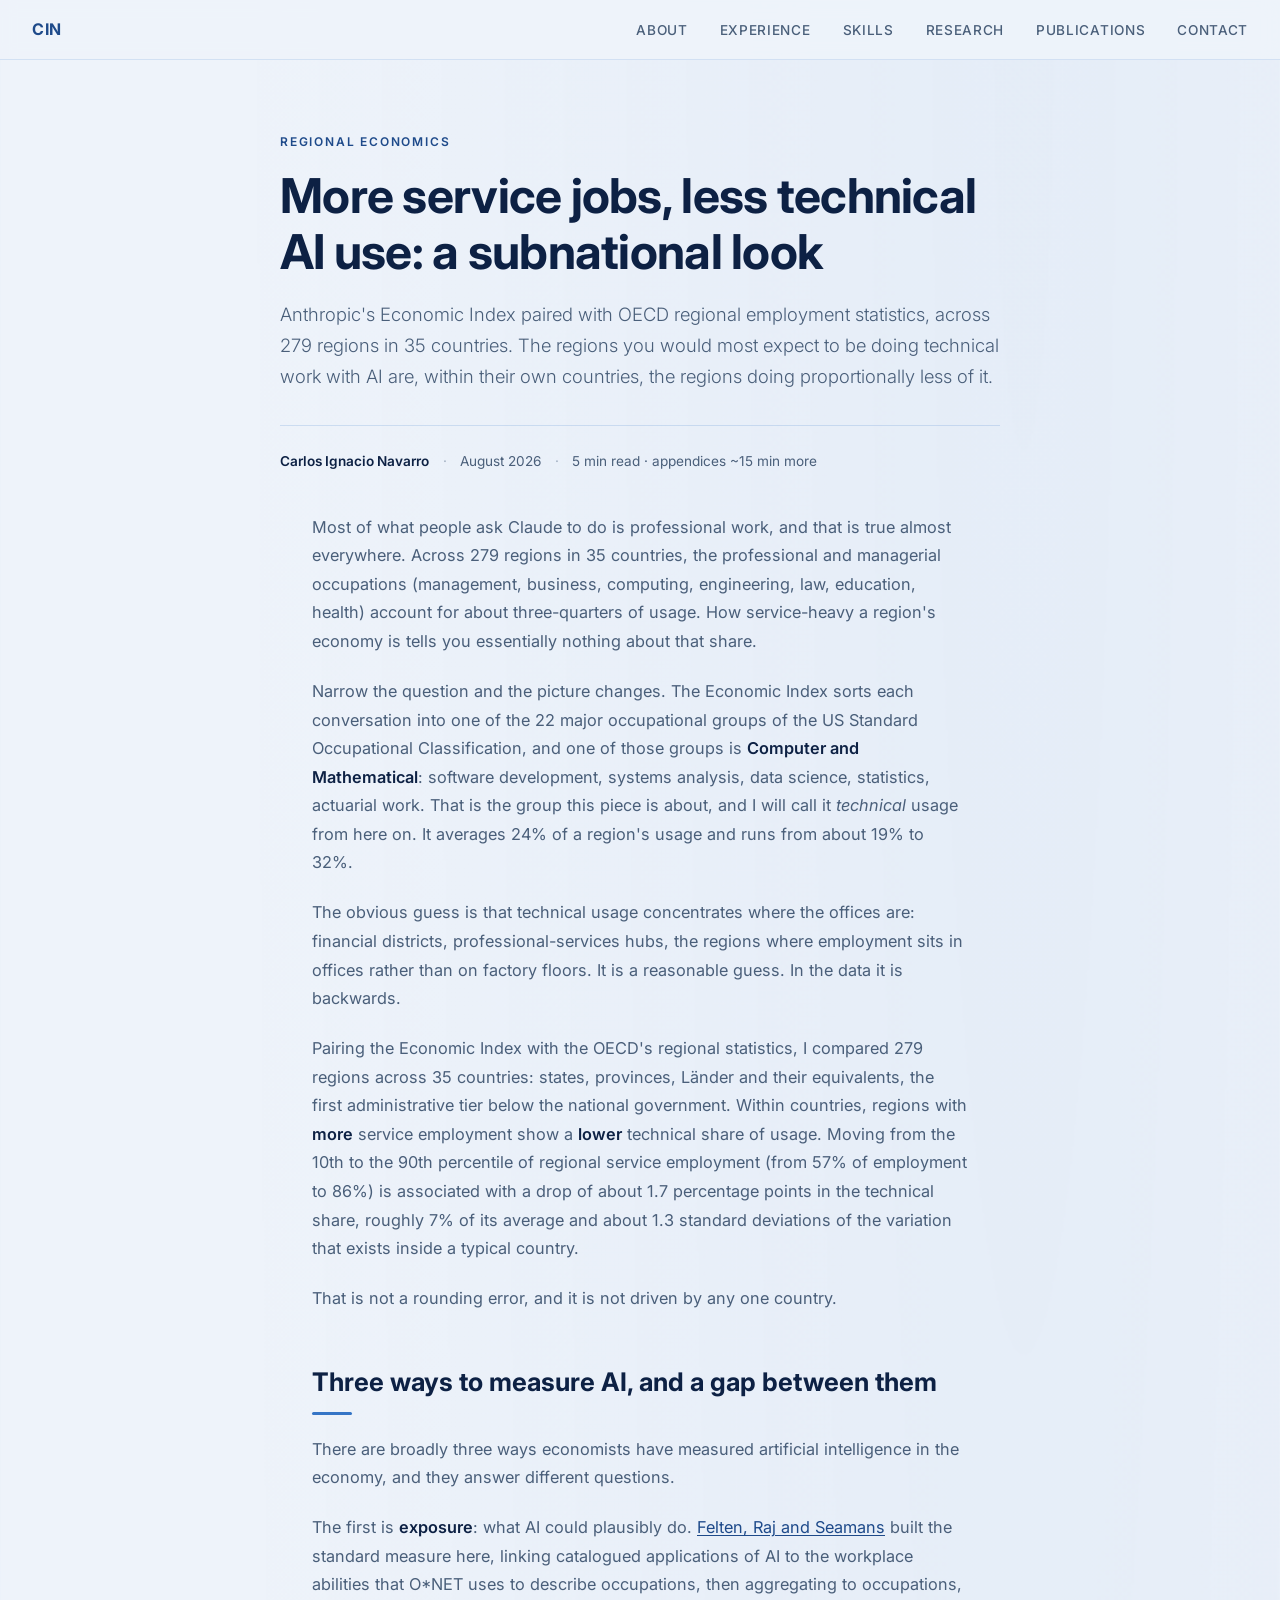
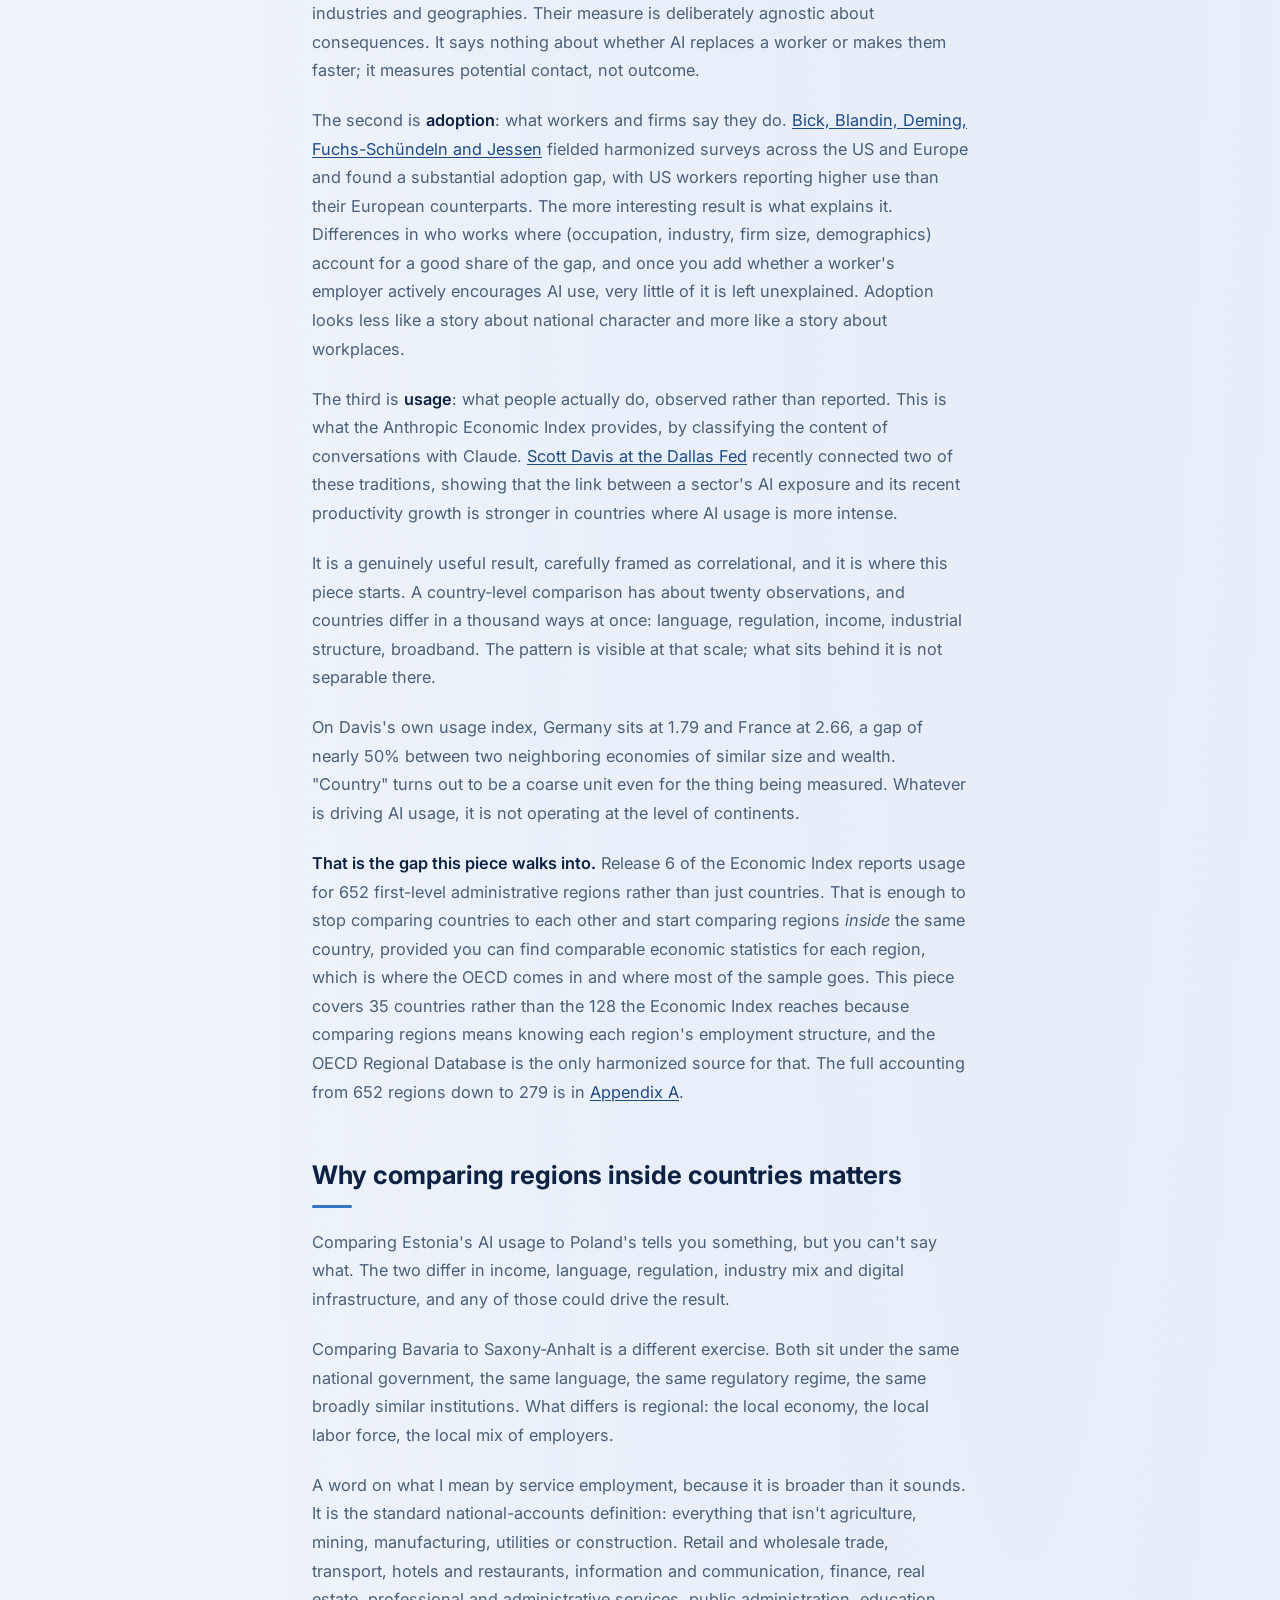
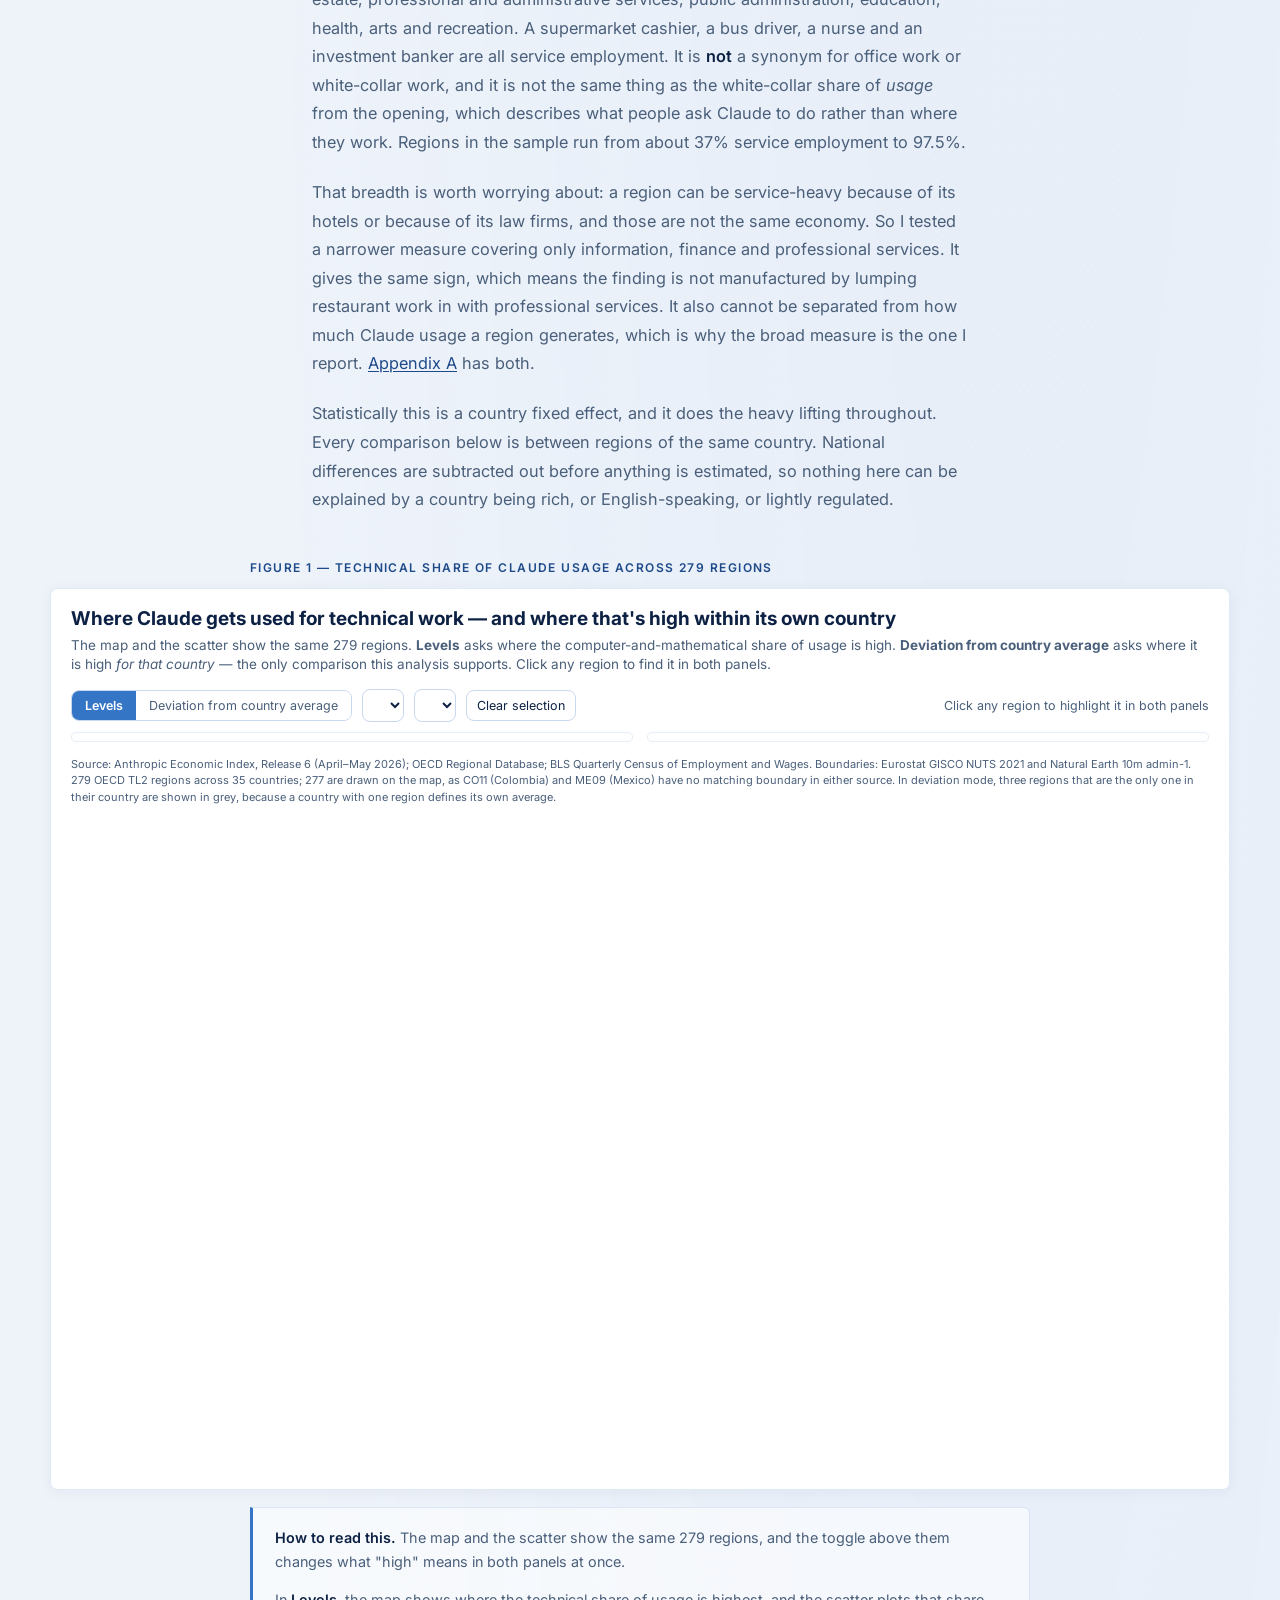
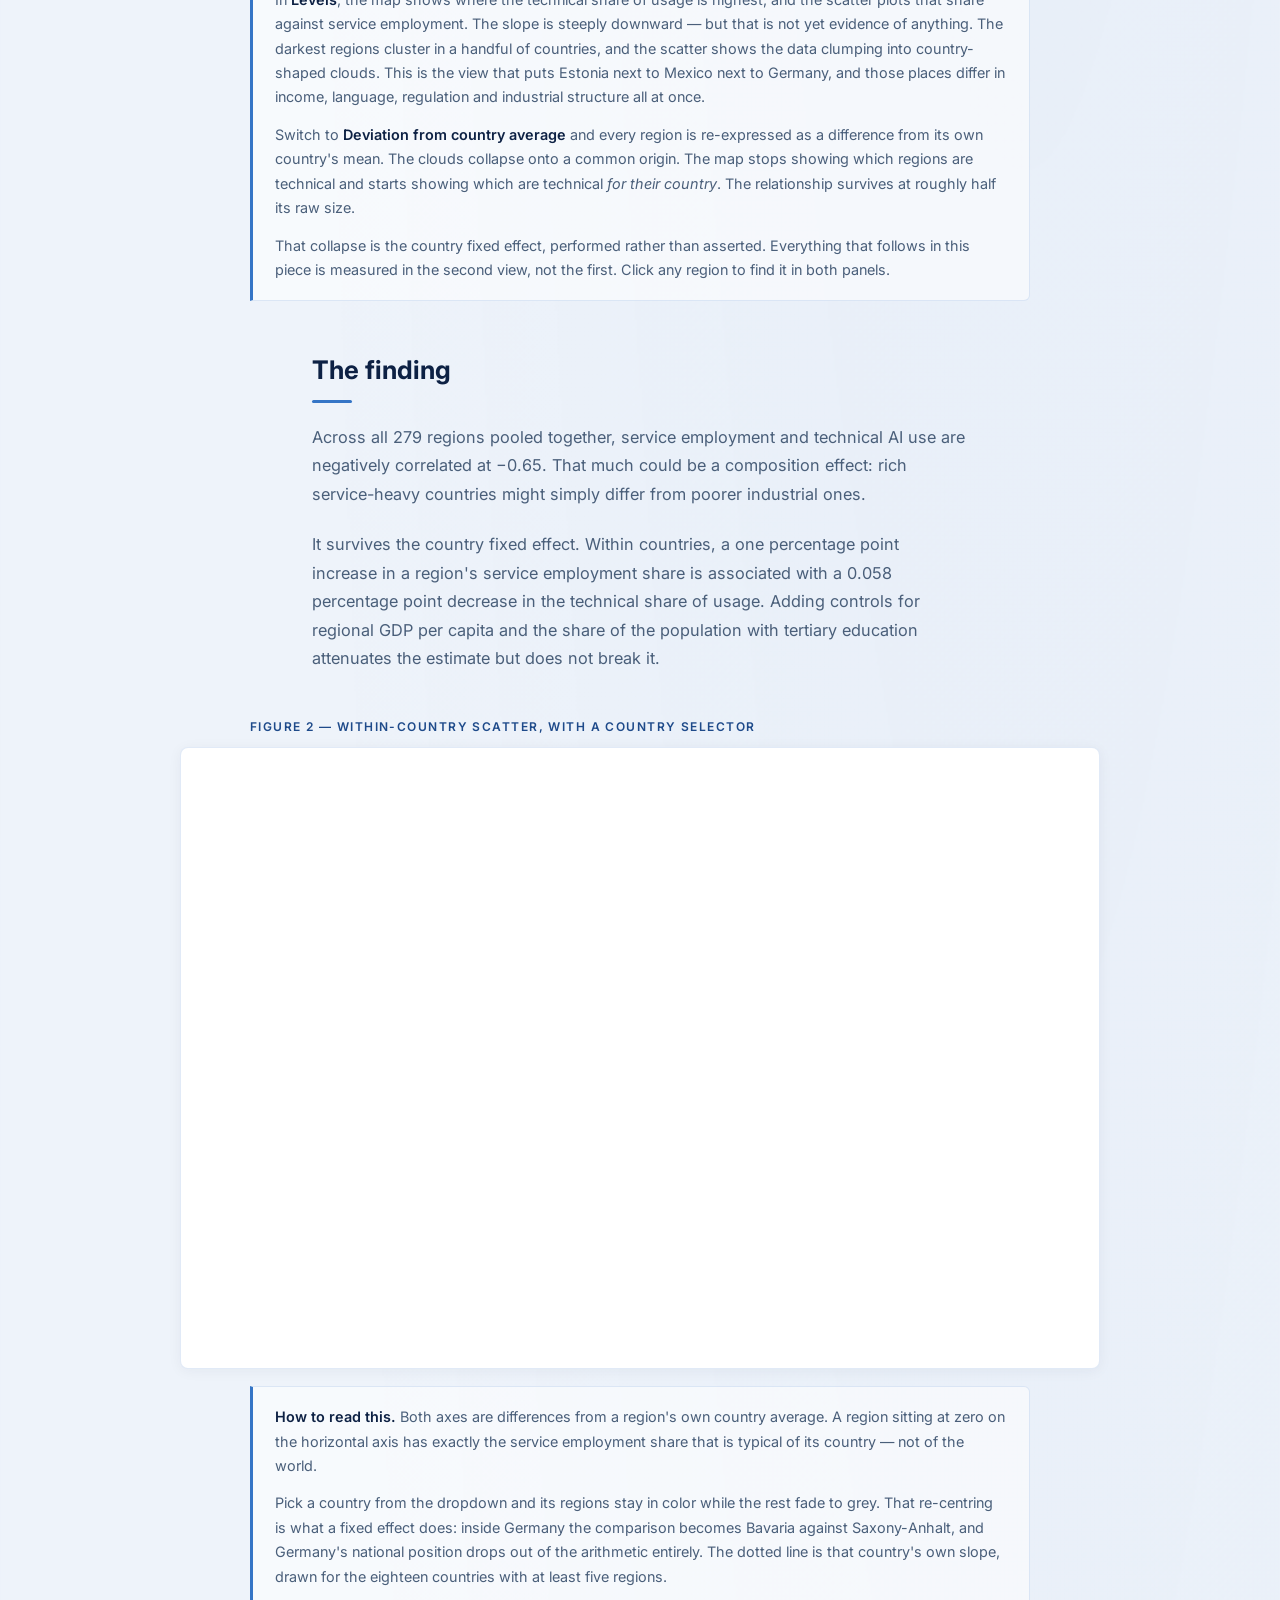
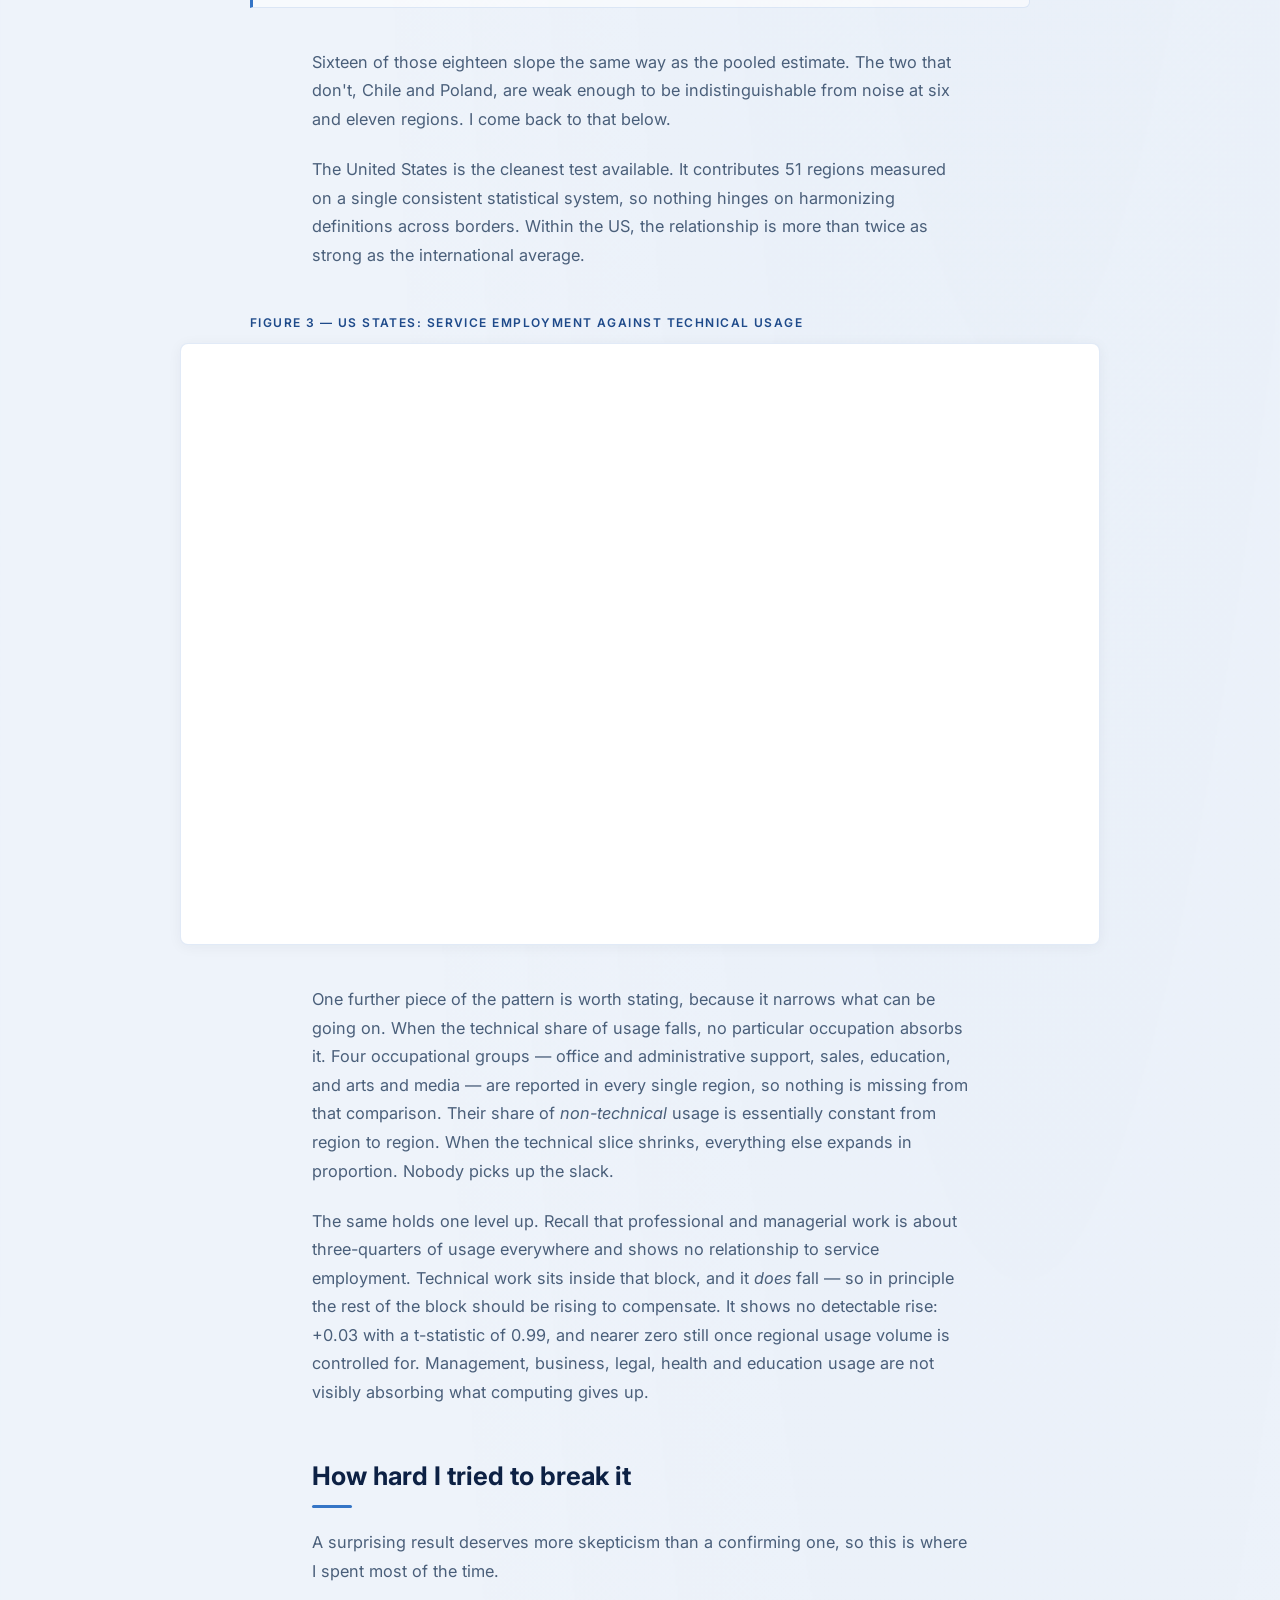
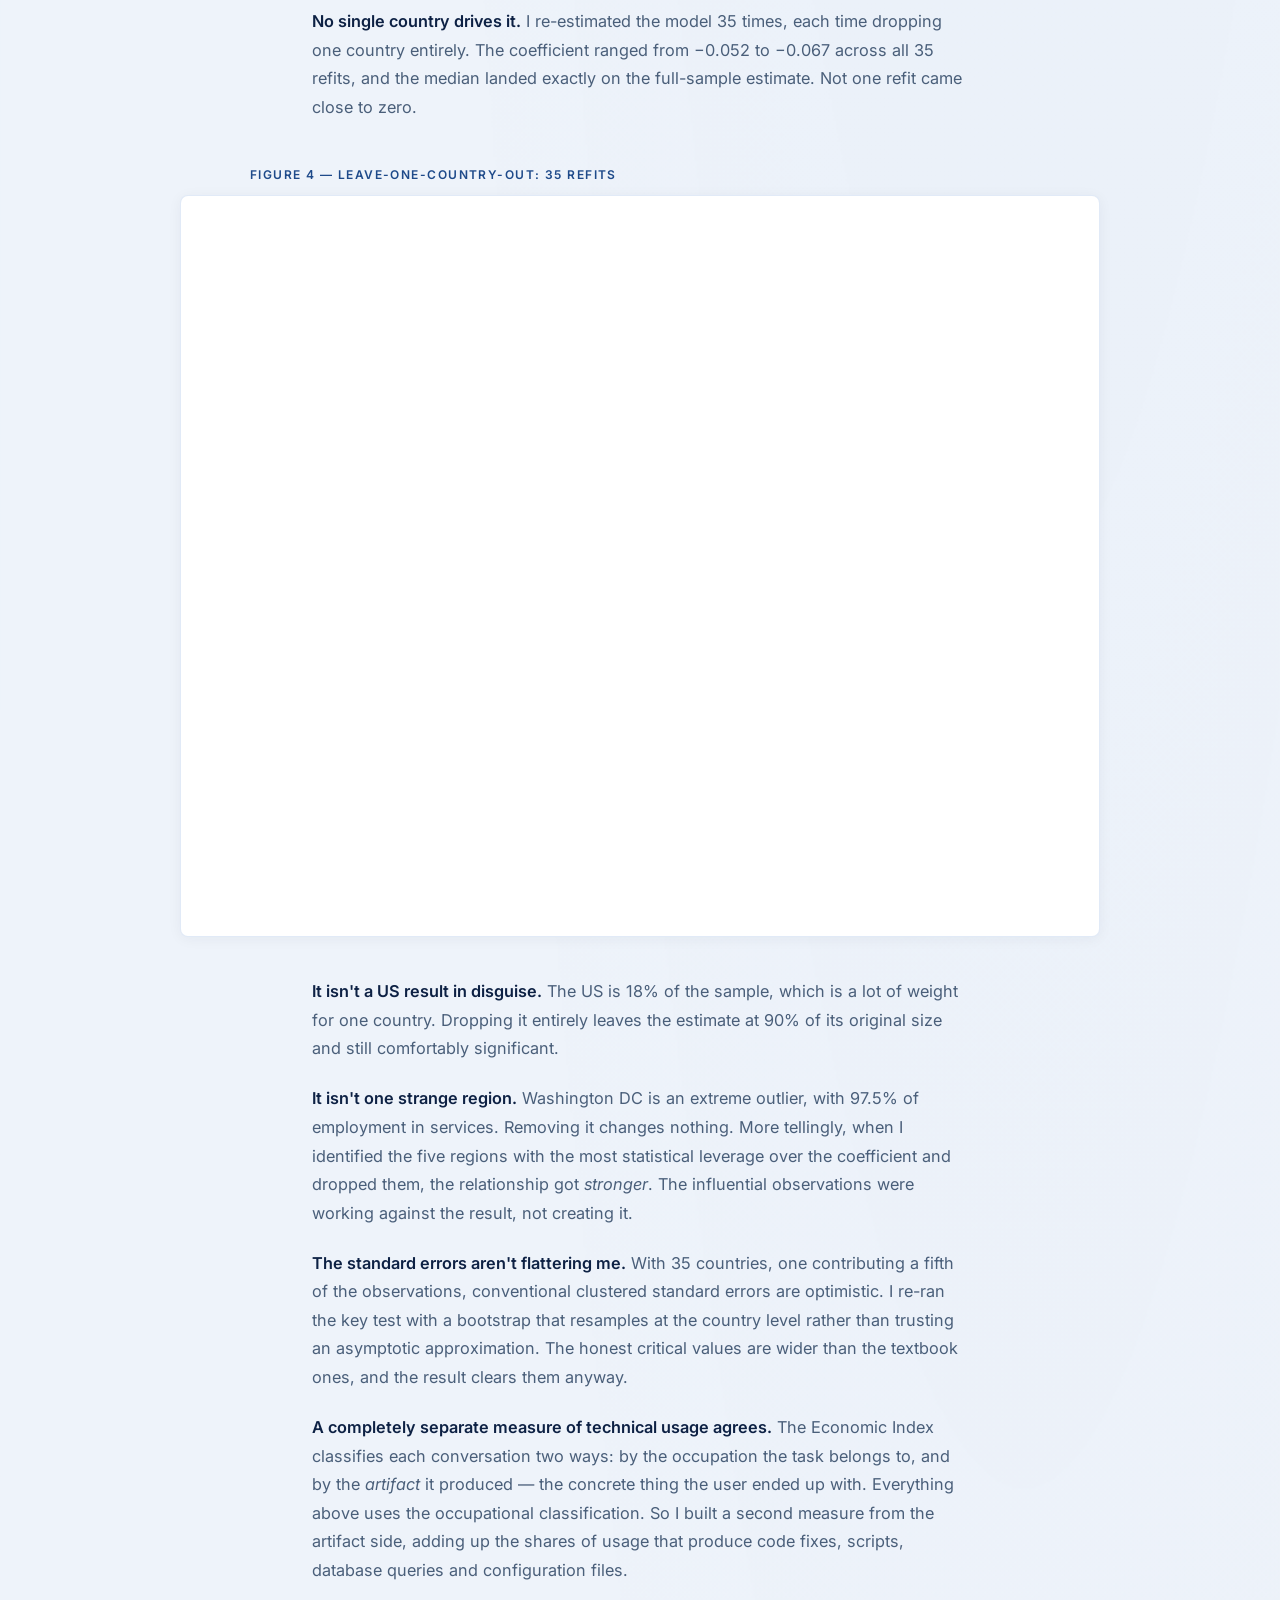
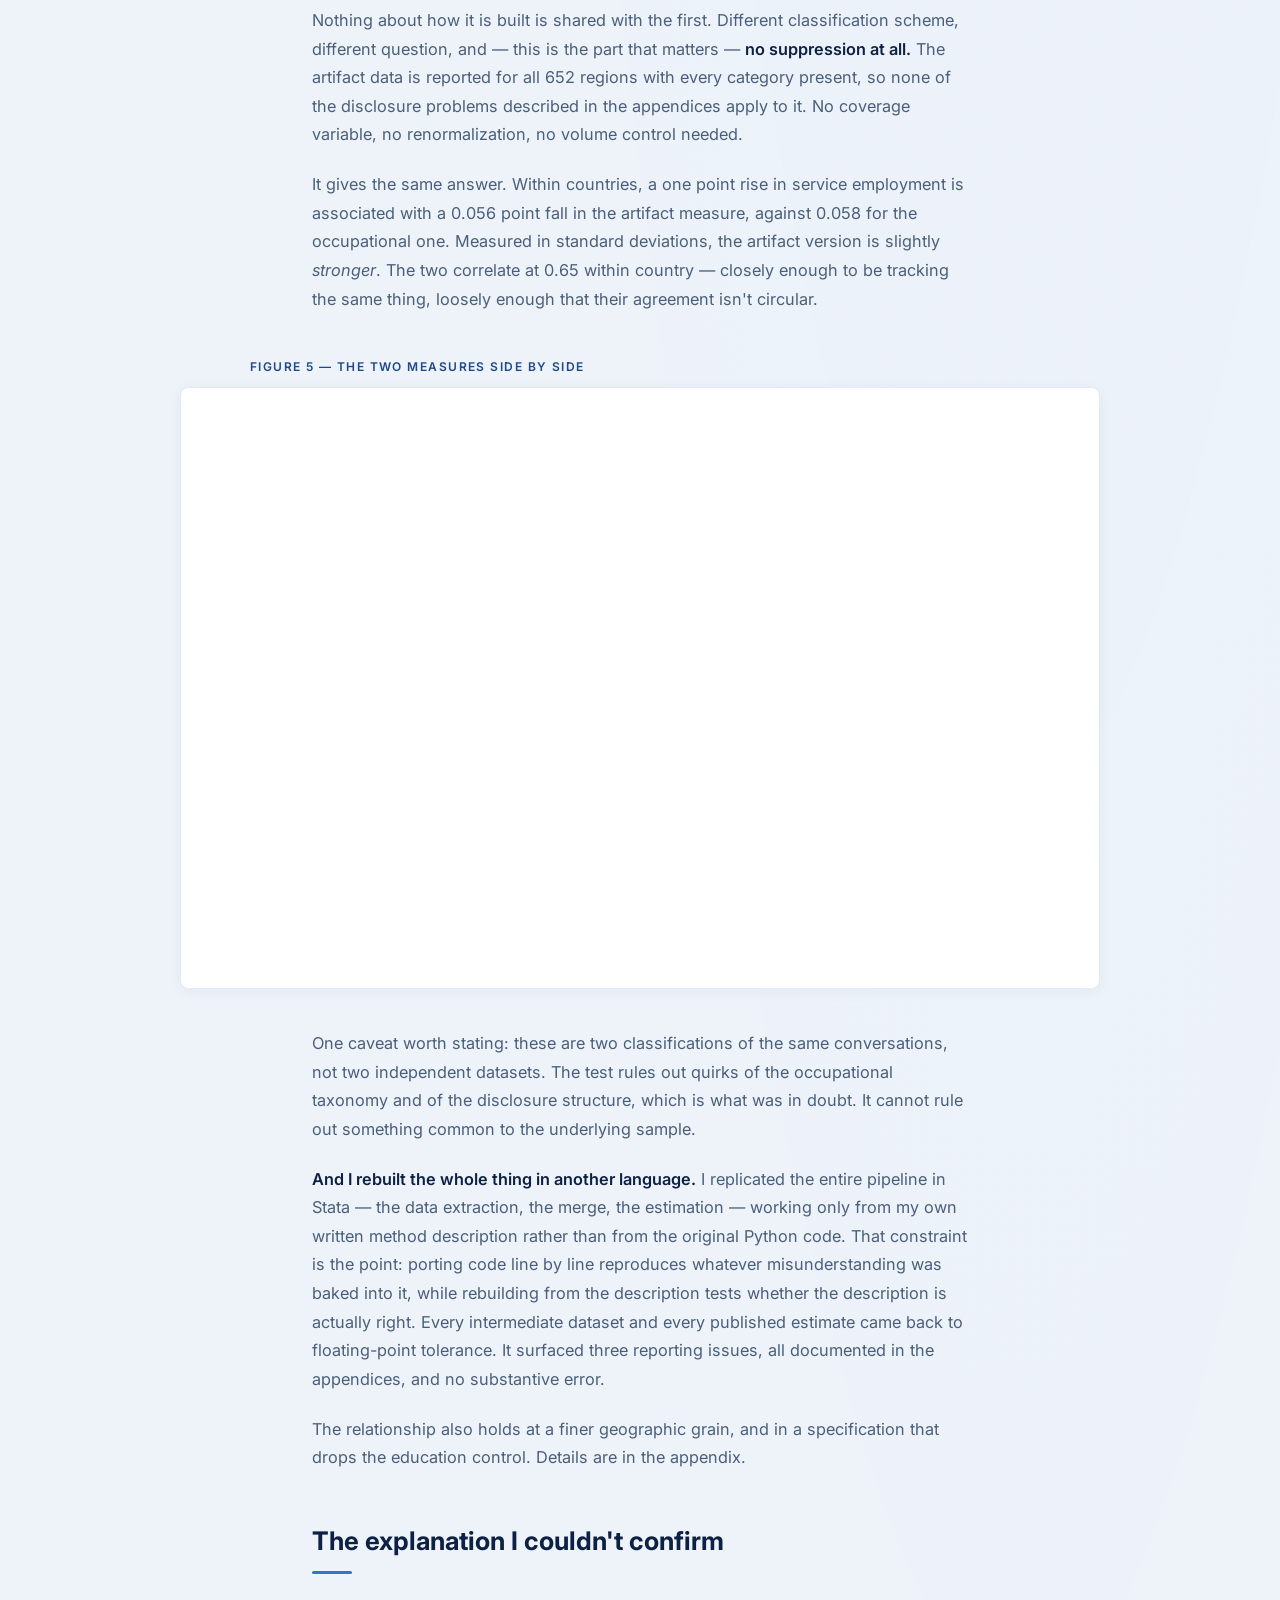
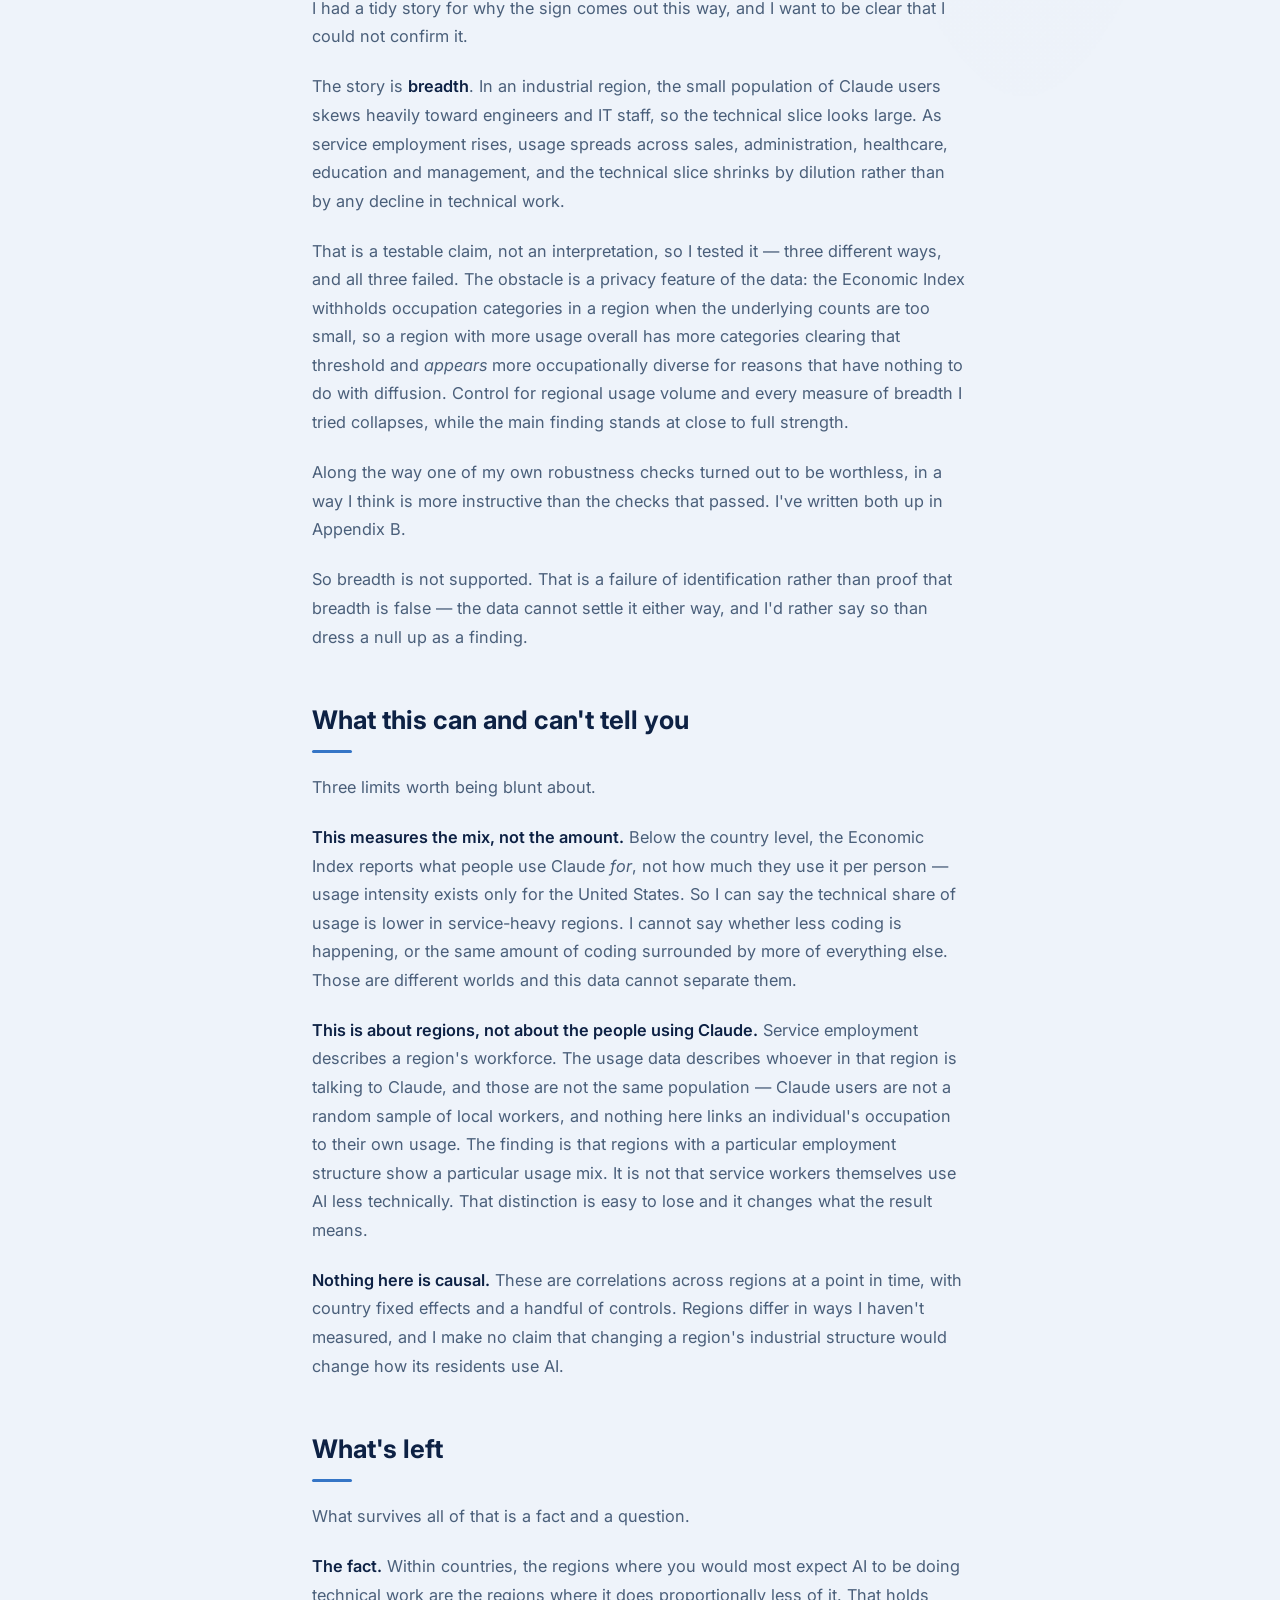
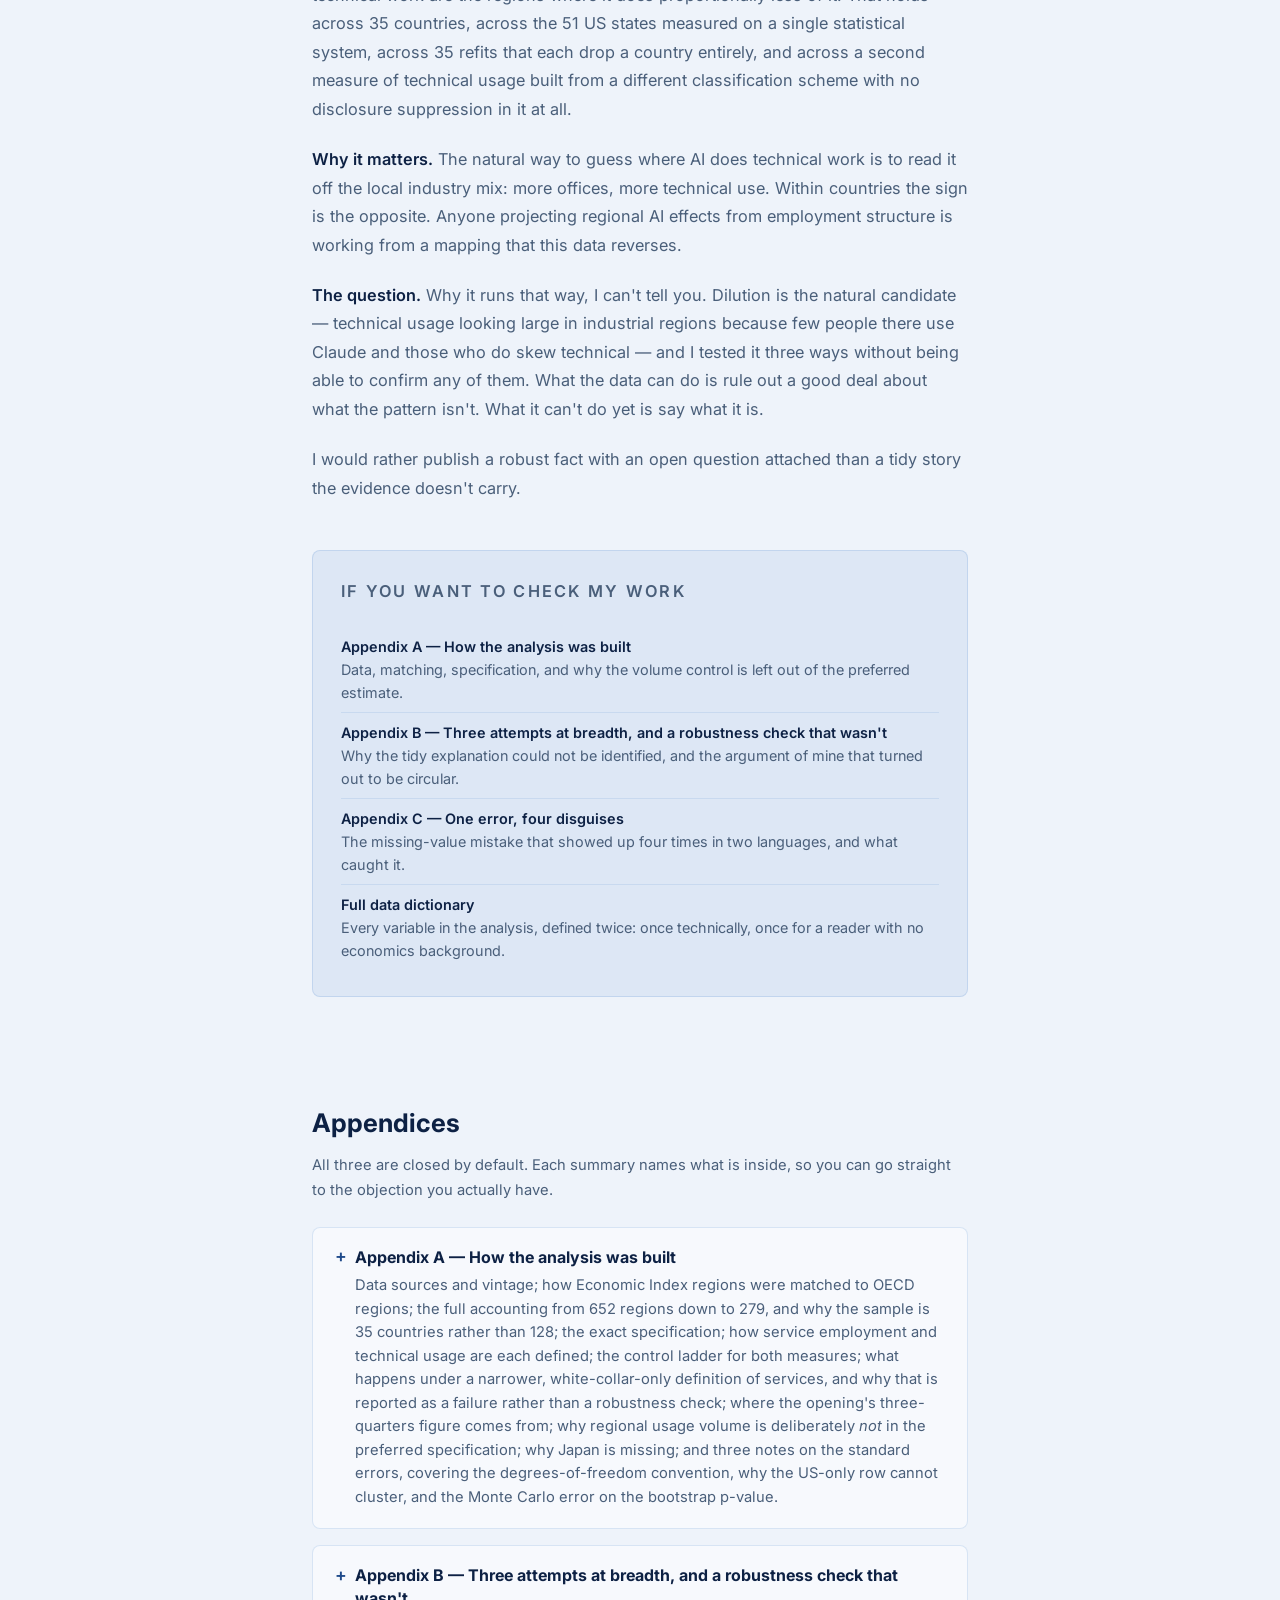
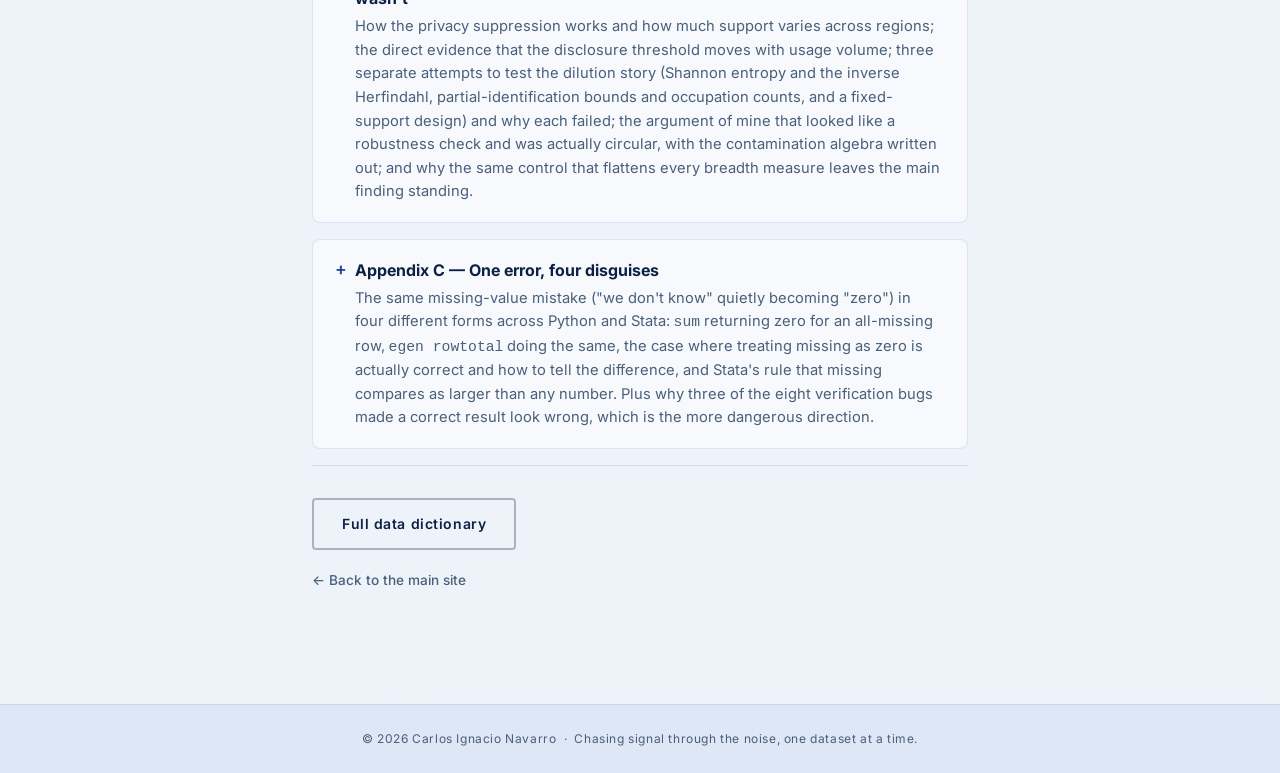
<file: research/ai-usage-regional-economies/index.html>
<!DOCTYPE html>
<html lang="en">
<head>
  <meta charset="UTF-8" />
  <meta name="viewport" content="width=device-width, initial-scale=1.0" />
  <title>More service jobs, less technical AI use: a subnational look</title>
  <meta name="description" content="Across 279 OECD regions in 35 countries, regions with more service employment show a lower share of AI usage going to technical work — within countries, not between them. Anthropic's Economic Index paired with OECD regional employment statistics." />
  <meta name="author" content="Carlos Ignacio Navarro" />
  <link rel="icon" href="../../favicon.svg" type="image/svg+xml" />

  <meta property="og:type" content="article" />
  <meta property="og:site_name" content="Carlos Ignacio Navarro" />
  <meta property="og:title" content="More service jobs, less technical AI use: a subnational look" />
  <meta property="og:description" content="Across 279 OECD regions in 35 countries, regions with more service employment show a lower share of AI usage going to technical work — within countries, not between them." />
  <meta property="og:url" content="https://carlosignacionavarro.com/research/ai-usage-regional-economies/" />
  <meta property="og:image" content="https://carlosignacionavarro.com/research/ai-usage-regional-economies/figures/fig2_linked_map_scatter_static.png" />
  <meta property="og:image:alt" content="A world map and a scatter plot showing the technical share of Claude usage falling as regional service employment rises, across 279 regions." />
  <meta property="article:published_time" content="2026-08-01" />
  <meta property="article:author" content="Carlos Ignacio Navarro" />

  <link rel="preconnect" href="https://fonts.googleapis.com" />
  <link rel="preconnect" href="https://fonts.gstatic.com" crossorigin />
  <link href="https://fonts.googleapis.com/css2?family=Inter:wght@300;400;500;600;700&display=swap" rel="stylesheet" />
  <link rel="stylesheet" href="../../styles.css" />
  <style>
    /* Article layout only. Tokens, nav, buttons, pills and the footer come
       from styles.css. This page deliberately uses <main>/<article> rather
       than <section> so the landing page's section rhythm does not apply. */

    .article {
      padding-top: 60px;
      background:
        radial-gradient(ellipse at 80% 0%, rgba(53, 117, 198, 0.05) 0%, transparent 55%),
        var(--bg-primary);
    }

    .measure {
      max-width: 720px;
      margin: 0 auto;
      padding: 0 2rem;
    }

    /* ── ARTICLE HEADER ── */
    .article-head { padding: 4.5rem 0 2.5rem; }

    .article-kicker {
      font-size: 0.75rem;
      font-weight: 600;
      letter-spacing: 0.15em;
      text-transform: uppercase;
      color: var(--accent-dark);
      margin-bottom: 1rem;
    }

    .article-title {
      font-size: clamp(1.9rem, 5vw, 3rem);
      font-weight: 700;
      line-height: 1.15;
      letter-spacing: -0.015em;
      margin-bottom: 1.25rem;
    }

    .article-standfirst {
      font-size: clamp(1rem, 2.2vw, 1.15rem);
      font-weight: 300;
      color: var(--text-secondary);
      margin-bottom: 2rem;
    }

    .article-byline {
      display: flex;
      flex-wrap: wrap;
      align-items: center;
      gap: 0.5rem 0.85rem;
      padding-top: 1.5rem;
      border-top: 1px solid rgba(53, 117, 198, 0.18);
      font-size: 0.85rem;
      color: var(--text-secondary);
    }

    .article-byline .author { font-weight: 600; color: var(--text-primary); }
    .article-byline .sep { color: rgba(74, 95, 122, 0.45); }

    /* ── BODY TYPOGRAPHY ── */
    .article-body { padding-bottom: 3rem; }

    .article-body h2 {
      font-size: clamp(1.3rem, 3vw, 1.6rem);
      font-weight: 700;
      line-height: 1.3;
      margin: 3.25rem 0 1.25rem;
    }

    .article-body h2::after {
      content: '';
      display: block;
      width: 40px;
      height: 3px;
      background: var(--accent);
      border-radius: 2px;
      margin-top: 0.85rem;
    }

    .article-body p {
      font-size: 1.02rem;
      line-height: 1.75;
      color: var(--text-secondary);
      margin-bottom: 1.35rem;
    }

    .article-body p strong { color: var(--text-primary); font-weight: 600; }
    .article-body a { color: var(--accent-dark); text-decoration: underline; text-underline-offset: 2px; }
    .article-body a:hover { color: var(--accent-dark); }

    .lede { font-size: 1.1rem; color: var(--text-primary); }

    /* ── FIGURES ──
       Body text stays at the 720px reading measure, but figures break out of
       it. Figure 1 needs at least 900px of iframe width or its own internal
       breakpoint fires and it stacks into a mobile layout. */
    .figure-block {
      margin: 2.75rem 0 2.5rem;
      position: relative;
      left: 50%;
      transform: translateX(-50%);
      width: min(920px, calc(100vw - 4rem));
    }

    .figure-block.figure-wide { width: min(1180px, calc(100vw - 4rem)); }

    /* Prose inside a wide figure stays readable. */
    .figure-note, .figure-cap {
      max-width: 780px;
      margin-left: auto;
      margin-right: auto;
    }

    .figure-cap {
      font-size: 0.75rem;
      font-weight: 600;
      letter-spacing: 0.12em;
      text-transform: uppercase;
      color: var(--accent-dark);
      margin-bottom: 0.6rem;
    }

    .figure-frame {
      background: #ffffff;
      border: 1px solid rgba(53, 117, 198, 0.15);
      border-radius: 8px;
      overflow: hidden;
      box-shadow: 0 2px 14px rgba(13, 33, 68, 0.05);
    }

    .figure-frame iframe {
      display: block;
      width: 100%;
      border: 0;
    }

    .figure-note {
      background: rgba(255, 255, 255, 0.55);
      border: 1px solid rgba(53, 117, 198, 0.14);
      border-left: 3px solid var(--accent);
      border-radius: 0 6px 6px 0;
      padding: 1.1rem 1.35rem;
      margin-top: 1.1rem;
    }

    .figure-note p {
      font-size: 0.9rem;
      line-height: 1.7;
      margin-bottom: 0.8rem;
    }

    .figure-note p:last-child { margin-bottom: 0; }

    /* Wide figures: interactive above 900px, static fallback below. */
    .wide-fallback { display: none; }

    .wide-fallback img {
      display: block;
      width: 100%;
      height: auto;
      border-radius: 8px;
      border: 1px solid rgba(53, 117, 198, 0.15);
    }

    .wide-fallback .fallback-note {
      font-size: 0.85rem;
      color: var(--text-secondary);
      margin-top: 0.75rem;
    }

    /* Below 1000px the breakout can no longer give Figure 1 the ~900px of
       iframe width it needs, so the static image takes over instead. */
    @media (max-width: 1000px) {
      .wide-only { display: none; }
      .wide-fallback { display: block; }
    }

    /* ── JUMP BLOCK ── */
    .jump {
      background: var(--bg-secondary);
      border: 1px solid rgba(53, 117, 198, 0.16);
      border-radius: 8px;
      padding: 1.6rem 1.75rem;
      margin: 3rem 0 1rem;
    }

    .jump-title {
      font-size: 0.75rem;
      font-weight: 600;
      letter-spacing: 0.14em;
      text-transform: uppercase;
      color: var(--accent-dark);
      margin-bottom: 0.9rem;
    }

    .jump ul { list-style: none; }

    .jump li {
      padding: 0.5rem 0;
      border-bottom: 1px solid rgba(53, 117, 198, 0.12);
      font-size: 0.9rem;
      line-height: 1.6;
    }

    .jump li:last-child { border-bottom: 0; }

    .jump a {
      color: var(--text-primary);
      font-weight: 600;
      text-decoration: none;
    }

    .jump a:hover { color: var(--accent-dark); }
    .jump .jump-desc { color: var(--text-secondary); font-weight: 400; }

    /* ── APPENDICES ── */
    .appendices { padding-bottom: 4rem; }

    .appendices > h2 {
      font-size: clamp(1.3rem, 3vw, 1.6rem);
      font-weight: 700;
      margin: 2.5rem 0 0.5rem;
    }

    .appendix-intro {
      font-size: 0.92rem;
      color: var(--text-secondary);
      margin-bottom: 1.5rem;
    }

    details.appendix {
      background: rgba(255, 255, 255, 0.5);
      border: 1px solid rgba(53, 117, 198, 0.16);
      border-radius: 8px;
      margin-bottom: 1rem;
      overflow: hidden;
    }

    details.appendix > summary {
      cursor: pointer;
      list-style: none;
      padding: 1.15rem 1.5rem 1.15rem 2.6rem;
      position: relative;
      font-size: 0.92rem;
      line-height: 1.6;
      color: var(--text-secondary);
    }

    details.appendix > summary::-webkit-details-marker { display: none; }

    details.appendix > summary::before {
      content: '+';
      position: absolute;
      left: 1.35rem;
      top: 1.05rem;
      font-size: 1.1rem;
      font-weight: 600;
      color: var(--accent-dark);
      line-height: 1.4;
    }

    details.appendix[open] > summary::before { content: '−'; }
    details.appendix > summary:hover { background: rgba(53, 117, 198, 0.04); }
    details.appendix[open] > summary { border-bottom: 1px solid rgba(53, 117, 198, 0.14); }

    /* A real <h3> so the appendix titles appear in the document outline,
       with the summary's own type scale reapplied. */
    .appendix-name {
      display: block;
      font-size: 1rem;
      font-weight: 700;
      line-height: 1.45;
      color: var(--text-primary);
      margin-bottom: 0.3rem;
    }

    .appendix-content { padding: 1.5rem 1.6rem 0.5rem; }

    .appendix-content h4 {
      font-size: 0.95rem;
      font-weight: 700;
      color: var(--text-primary);
      margin: 1.75rem 0 0.6rem;
    }

    .appendix-content h4:first-child { margin-top: 0; }

    .appendix-content p {
      font-size: 0.92rem;
      line-height: 1.72;
      color: var(--text-secondary);
      margin-bottom: 1.1rem;
    }

    .appendix-content p strong { color: var(--text-primary); font-weight: 600; }
    .appendix-content em { font-style: italic; }
    .appendix-content a { color: var(--accent-dark); text-decoration: underline; text-underline-offset: 2px; }

    .appendix-content code {
      font-family: ui-monospace, 'SFMono-Regular', Menlo, Consolas, monospace;
      font-size: 0.85em;
      background: rgba(53, 117, 198, 0.08);
      border-radius: 3px;
      padding: 0.1em 0.35em;
    }

    /* ── TABLES ── */
    .spec-table {
      width: 100%;
      border-collapse: collapse;
      margin: 0.5rem 0 1.4rem;
      font-size: 0.85rem;
    }

    .spec-table th,
    .spec-table td {
      text-align: left;
      padding: 0.6rem 0.75rem;
      border-bottom: 1px solid rgba(53, 117, 198, 0.14);
    }

    .spec-table th {
      font-size: 0.7rem;
      font-weight: 700;
      letter-spacing: 0.1em;
      text-transform: uppercase;
      color: var(--accent-dark);
    }

    .spec-table td { color: var(--text-secondary); }
    .spec-table td:not(:first-child) { font-variant-numeric: tabular-nums; }
    .spec-table tr.preferred td { color: var(--text-primary); font-weight: 600; }

    /* ── CLOSING LINKS ── */
    .article-links {
      border-top: 1px solid rgba(53, 117, 198, 0.18);
      padding: 2rem 0 1rem;
      display: flex;
      flex-wrap: wrap;
      gap: 0.75rem;
    }

    .back-link {
      display: inline-block;
      padding-bottom: 3rem;
      font-size: 0.85rem;
      font-weight: 500;
      color: var(--text-secondary);
      text-decoration: none;
    }

    .back-link:hover { color: var(--accent-dark); }

    @media (max-width: 700px) {
      .article-head { padding: 3rem 0 2rem; }
      .measure { padding: 0 1.5rem; }

      /* Cancel the breakout on phones — it would sit narrower than the text. */
      .figure-block,
      .figure-block.figure-wide {
        position: static;
        left: auto;
        transform: none;
        width: 100%;
      }
      .appendix-content { padding: 1.25rem 1.2rem 0.5rem; }
      details.appendix > summary { padding: 1rem 1.1rem 1rem 2.4rem; }
    }
  </style>
</head>
<body>

<!-- ── NAV ── -->
<nav>
  <a class="nav-logo" href="../../index.html">CIN</a>
  <ul class="nav-links" id="nav-links">
    <li><a href="../../index.html#about">About</a></li>
    <li><a href="../../index.html#experience">Experience</a></li>
    <li><a href="../../index.html#skills">Skills</a></li>
    <li><a href="index.html">Research</a></li>
    <li><a href="../../index.html#publications">Publications</a></li>
    <li><a href="../../index.html#contact">Contact</a></li>
  </ul>
  <button class="nav-toggle" id="nav-toggle" aria-label="Toggle menu">
    <span></span><span></span><span></span>
  </button>
</nav>

<main class="article">
  <article>

    <!-- ── HEADER ── -->
    <header class="article-head measure">
      <p class="article-kicker">Regional economics</p>
      <h1 class="article-title">More service jobs, less technical AI use: a subnational look</h1>
      <p class="article-standfirst">
        Anthropic's Economic Index paired with OECD regional employment statistics, across
        279 regions in 35 countries. The regions you would most expect to be doing technical
        work with AI are, within their own countries, the regions doing proportionally less
        of it.
      </p>
      <div class="article-byline">
        <span class="author">Carlos Ignacio Navarro</span>
        <span class="sep">·</span>
        <span>August 2026</span>
        <span class="sep">·</span>
        <span>5 min read · appendices ~15 min more</span>
      </div>
    </header>

    <!-- ── BODY ── -->
    <div class="article-body measure">

      <p class="lede">
        Most of what people ask Claude to do is professional work, and that is true almost
        everywhere. Across 279 regions in 35 countries, the professional and managerial
        occupations (management, business, computing, engineering, law, education, health)
        account for about three-quarters of usage. How service-heavy a region's economy is
        tells you essentially nothing about that share.
      </p>

      <p>
        Narrow the question and the picture changes. The Economic Index sorts each conversation
        into one of the 22 major occupational groups of the US Standard Occupational
        Classification, and one of those groups is <strong>Computer and Mathematical</strong>:
        software development, systems analysis, data science, statistics, actuarial work. That
        is the group this piece is about, and I will call it <em>technical</em> usage from here
        on. It averages 24% of a region's usage and runs from about 19% to 32%.
      </p>

      <p>
        The obvious guess is that technical usage concentrates where the offices are: financial
        districts, professional-services hubs, the regions where employment sits in offices
        rather than on factory floors. It is a reasonable guess. In the data it is backwards.
      </p>

      <p>
        Pairing the Economic Index with the OECD's regional statistics, I compared 279 regions
        across 35 countries: states, provinces, Länder and their equivalents, the first
        administrative tier below the national government. Within countries, regions with
        <strong>more</strong> service employment show a <strong>lower</strong> technical share
        of usage. Moving from the 10th to the 90th percentile of regional service employment
        (from 57% of employment to 86%) is associated with a drop of about 1.7 percentage
        points in the technical share, roughly 7% of its average and about 1.3 standard
        deviations of the variation that exists inside a typical country.
      </p>

      <p>
        That is not a rounding error, and it is not driven by any one country.
      </p>

      <h2>Three ways to measure AI, and a gap between them</h2>

      <p>
        There are broadly three ways economists have measured artificial intelligence in the
        economy, and they answer different questions.
      </p>

      <p>
        The first is <strong>exposure</strong>: what AI could plausibly do.
        <a href="https://sms.onlinelibrary.wiley.com/doi/full/10.1002/smj.3286" target="_blank" rel="noopener">Felten,
        Raj and Seamans</a> built the standard measure here, linking catalogued applications of AI to the
        workplace abilities that O*NET uses to describe occupations, then aggregating to
        occupations, industries and geographies. Their measure is deliberately agnostic about
        consequences. It says nothing about whether AI replaces a worker or makes them faster;
        it measures potential contact, not outcome.
      </p>

      <p>
        The second is <strong>adoption</strong>: what workers and firms say they do.
        <a href="https://www.nber.org/papers/w34995" target="_blank" rel="noopener">Bick,
        Blandin, Deming, Fuchs-Schündeln and Jessen</a> fielded harmonized surveys across the US
        and Europe and found a substantial adoption gap, with US workers reporting higher use
        than their European counterparts. The more interesting result is what explains it.
        Differences in who works where (occupation, industry, firm size, demographics)
        account for a good share of the gap, and once you add whether a worker's employer
        actively encourages AI use, very little of it is left unexplained. Adoption looks less
        like a story about national character and more like a story about workplaces.
      </p>

      <p>
        The third is <strong>usage</strong>: what people actually do, observed rather than
        reported. This is what the Anthropic Economic Index provides, by classifying the
        content of conversations with Claude.
        <a href="https://www.dallasfed.org/research/economics/2026/0707" target="_blank" rel="noopener">Scott
        Davis at the Dallas Fed</a> recently connected two of these traditions, showing that the
        link between a sector's AI exposure and its recent productivity growth is stronger in
        countries where AI usage is more intense.
      </p>

      <p>
        It is a genuinely useful result, carefully framed as correlational, and it is where this
        piece starts. A country-level comparison has about twenty observations, and countries
        differ in a thousand ways at once: language, regulation, income, industrial structure,
        broadband. The pattern is visible at that scale; what sits behind it is not separable
        there.
      </p>

      <p>
        On Davis's own usage index, Germany sits at 1.79 and France at 2.66, a gap of nearly
        50% between two neighboring economies of similar size and wealth. "Country" turns out
        to be a coarse unit even for the thing being measured. Whatever is driving AI usage, it
        is not operating at the level of continents.
      </p>

      <p>
        <strong>That is the gap this piece walks into.</strong> Release 6 of the Economic Index
        reports usage for 652 first-level administrative regions rather than just countries.
        That is enough to stop comparing countries to each other and start comparing regions
        <em>inside</em> the same country, provided you can find comparable economic statistics
        for each region, which is where the OECD comes in and where most of the sample goes.
        This piece covers 35 countries rather than the 128 the Economic Index reaches because
        comparing regions means knowing each region's employment structure, and the OECD
        Regional Database is the only harmonized source for that. The full accounting from 652
        regions down to 279 is in <a href="#appendix-a">Appendix A</a>.
      </p>

      <h2>Why comparing regions inside countries matters</h2>

      <p>
        Comparing Estonia's AI usage to Poland's tells you something, but you can't say what.
        The two differ in income, language, regulation, industry mix and digital infrastructure,
        and any of those could drive the result.
      </p>

      <p>
        Comparing Bavaria to Saxony-Anhalt is a different exercise. Both sit under the same
        national government, the same language, the same regulatory regime, the same broadly
        similar institutions. What differs is regional: the local economy, the local labor
        force, the local mix of employers.
      </p>

      <p>
        A word on what I mean by service employment, because it is broader than it sounds. It
        is the standard national-accounts definition: everything that isn't agriculture, mining,
        manufacturing, utilities or construction. Retail and wholesale trade, transport, hotels
        and restaurants, information and communication, finance, real estate, professional and
        administrative services, public administration, education, health, arts and recreation.
        A supermarket cashier, a bus driver, a nurse and an investment banker are all service
        employment. It is <strong>not</strong> a synonym for office work or white-collar work,
        and it is not the same thing as the white-collar share of <em>usage</em> from the
        opening, which describes what people ask Claude to do rather than where they work.
        Regions in the sample run from about 37% service employment to 97.5%.
      </p>

      <p>
        That breadth is worth worrying about: a region can be service-heavy because of its
        hotels or because of its law firms, and those are not the same economy. So I tested a
        narrower measure covering only information, finance and professional services. It gives
        the same sign, which means the finding is not manufactured by lumping restaurant work in
        with professional services. It also cannot be separated from how much Claude usage a
        region generates, which is why the broad measure is the one I report.
        <a href="#appendix-a">Appendix A</a> has both.
      </p>

      <p>
        Statistically this is a country fixed effect, and it does the heavy lifting throughout.
        Every comparison below is between regions of the same country. National differences are
        subtracted out before anything is estimated, so nothing here can be explained by a
        country being rich, or English-speaking, or lightly regulated.
      </p>

      <!-- FIGURE 1 -->
      <figure class="figure-block figure-wide">
        <figcaption class="figure-cap">Figure 1 — Technical share of Claude usage across 279 regions</figcaption>
        <div class="figure-frame wide-only">
          <iframe src="figures/fig2_linked_map_scatter.html"
                  height="900"
                  loading="lazy"
                  title="Linked map and scatter: technical share of Claude usage across 279 regions, with a levels and deviation-from-country-average toggle"></iframe>
        </div>
        <div class="wide-fallback">
          <img src="figures/fig2_linked_map_scatter_static.png"
               alt="Map and scatter plot showing the technical share of Claude usage across 279 regions, with a downward-sloping relationship against service employment."
               onerror="this.style.display='none'" />
          <p class="fallback-note">
            The interactive version of this figure needs a wider screen —
            <a href="figures/fig2_linked_map_scatter.html" target="_blank" rel="noopener">open it in a new tab</a>.
          </p>
        </div>
        <div class="figure-note">
          <p><strong>How to read this.</strong> The map and the scatter show the same 279 regions,
          and the toggle above them changes what "high" means in both panels at once.</p>
          <p>In <strong>Levels</strong>, the map shows where the technical share of usage is
          highest, and the scatter plots that share against service employment. The
          slope is steeply downward — but that is not yet evidence of anything. The darkest regions
          cluster in a handful of countries, and the scatter shows the data clumping into
          country-shaped clouds. This is the view that puts Estonia next to Mexico next to Germany,
          and those places differ in income, language, regulation and industrial structure all at once.</p>
          <p>Switch to <strong>Deviation from country average</strong> and every region is
          re-expressed as a difference from its own country's mean. The clouds collapse onto a
          common origin. The map stops showing which regions are technical and starts showing which
          are technical <em>for their country</em>. The relationship survives at roughly half its
          raw size.</p>
          <p>That collapse is the country fixed effect, performed rather than asserted. Everything
          that follows in this piece is measured in the second view, not the first. Click any region
          to find it in both panels.</p>
        </div>
      </figure>

      <h2>The finding</h2>

      <p>
        Across all 279 regions pooled together, service employment and technical AI use are
        negatively correlated at −0.65. That much could be a composition effect: rich
        service-heavy countries might simply differ from poorer industrial ones.
      </p>

      <p>
        It survives the country fixed effect. Within countries, a one percentage point increase
        in a region's service employment share is associated with a 0.058 percentage point
        decrease in the technical share of usage. Adding controls for regional GDP per capita
        and the share of the population with tertiary education attenuates the estimate but does
        not break it.
      </p>

      <!-- FIGURE 2 -->
      <figure class="figure-block">
        <figcaption class="figure-cap">Figure 2 — Within-country scatter, with a country selector</figcaption>
        <div class="figure-frame">
          <iframe src="figures/fig2_within_scatter.html"
                  height="620"
                  loading="lazy"
                  title="Within-country scatter: every region as a deviation from its own country's average, with a country selector"></iframe>
        </div>
        <div class="figure-note">
          <p><strong>How to read this.</strong> Both axes are differences from a region's own
          country average. A region sitting at zero on the horizontal axis has exactly the service
          employment share that is typical of its country — not of the world.</p>
          <p>Pick a country from the dropdown and its regions stay in color while the rest fade to
          grey. That re-centring is what a fixed effect does: inside Germany the comparison becomes
          Bavaria against Saxony-Anhalt, and Germany's national position drops out of the arithmetic
          entirely. The dotted line is that country's own slope, drawn for the eighteen countries
          with at least five regions.</p>
        </div>
      </figure>

      <p>
        Sixteen of those eighteen slope the same way as the pooled estimate. The two that don't,
        Chile and Poland, are weak enough to be indistinguishable from noise at six and eleven
        regions. I come back to that below.
      </p>

      <p>
        The United States is the cleanest test available. It contributes 51 regions measured on a
        single consistent statistical system, so nothing hinges on harmonizing definitions across
        borders. Within the US, the relationship is more than twice as strong as the international
        average.
      </p>

      <!-- FIGURE 3 -->
      <figure class="figure-block">
        <figcaption class="figure-cap">Figure 3 — US states: service employment against technical usage</figcaption>
        <div class="figure-frame">
          <iframe src="figures/fig3_us_states.html"
                  height="600"
                  loading="lazy"
                  title="Scatter plot of 51 US states: service employment share against technical share of Claude usage"></iframe>
        </div>
      </figure>

      <p>
        One further piece of the pattern is worth stating, because it narrows what can be going on.
        When the technical share of usage falls, no particular occupation absorbs it. Four
        occupational groups — office and administrative support, sales, education, and arts and
        media — are reported in every single region, so nothing is missing from that comparison.
        Their share of <em>non-technical</em> usage is essentially constant from region to region.
        When the technical slice shrinks, everything else expands in proportion. Nobody picks up
        the slack.
      </p>

      <p>
        The same holds one level up. Recall that professional and managerial work is about
        three-quarters of usage everywhere and shows no relationship to service employment.
        Technical work sits inside that block, and it <em>does</em> fall — so in principle the
        rest of the block should be rising to compensate. It shows no detectable rise: +0.03
        with a t-statistic of 0.99, and nearer zero still once regional usage volume is
        controlled for. Management, business, legal, health and education usage are not visibly
        absorbing what computing gives up.
      </p>

      <h2>How hard I tried to break it</h2>

      <p>
        A surprising result deserves more skepticism than a confirming one, so this is where I
        spent most of the time.
      </p>

      <p>
        <strong>No single country drives it.</strong> I re-estimated the model 35 times, each time
        dropping one country entirely. The coefficient ranged from −0.052 to −0.067 across all 35
        refits, and the median landed exactly on the full-sample estimate. Not one refit came close
        to zero.
      </p>

      <!-- FIGURE 4 -->
      <figure class="figure-block">
        <figcaption class="figure-cap">Figure 4 — Leave-one-country-out: 35 refits</figcaption>
        <div class="figure-frame">
          <iframe src="figures/fig4_loo.html"
                  height="740"
                  loading="lazy"
                  title="Sorted dot plot of the service employment coefficient across 35 leave-one-country-out refits"></iframe>
        </div>
      </figure>

      <p>
        <strong>It isn't a US result in disguise.</strong> The US is 18% of the sample, which is a
        lot of weight for one country. Dropping it entirely leaves the estimate at 90% of its
        original size and still comfortably significant.
      </p>

      <p>
        <strong>It isn't one strange region.</strong> Washington DC is an extreme outlier, with
        97.5% of employment in services. Removing it changes nothing. More tellingly, when I
        identified the five regions with the most statistical leverage over the coefficient and
        dropped them, the relationship got <em>stronger</em>. The influential observations were
        working against the result, not creating it.
      </p>

      <p>
        <strong>The standard errors aren't flattering me.</strong> With 35 countries, one
        contributing a fifth of the observations, conventional clustered standard errors are
        optimistic. I re-ran the key test with a bootstrap that resamples at the country level
        rather than trusting an asymptotic approximation. The honest critical values are wider
        than the textbook ones, and the result clears them anyway.
      </p>

      <p>
        <strong>A completely separate measure of technical usage agrees.</strong> The Economic
        Index classifies each conversation two ways: by the occupation the task belongs to, and by
        the <em>artifact</em> it produced — the concrete thing the user ended up with. Everything
        above uses the occupational classification. So I built a second measure from the artifact
        side, adding up the shares of usage that produce code fixes, scripts, database queries and
        configuration files.
      </p>

      <p>
        Nothing about how it is built is shared with the first. Different classification scheme,
        different question, and — this is the part that matters — <strong>no suppression at all.</strong> The
        artifact data is reported for all 652 regions with every category present, so none of the
        disclosure problems described in the appendices apply to it. No coverage variable, no
        renormalization, no volume control needed.
      </p>

      <p>
        It gives the same answer. Within countries, a one point rise in service employment is
        associated with a 0.056 point fall in the artifact measure, against 0.058 for the
        occupational one. Measured in standard deviations, the artifact version is slightly
        <em>stronger</em>. The two correlate at 0.65 within country — closely enough to be tracking
        the same thing, loosely enough that their agreement isn't circular.
      </p>

      <!-- FIGURE 5 -->
      <figure class="figure-block">
        <figcaption class="figure-cap">Figure 5 — The two measures side by side</figcaption>
        <div class="figure-frame">
          <iframe src="figures/fig5_two_measures.html"
                  height="600"
                  loading="lazy"
                  title="Occupational versus artifact measure: correlation panel and coefficient dumbbells across three specifications"></iframe>
        </div>
      </figure>

      <p>
        One caveat worth stating: these are two classifications of the same conversations, not two
        independent datasets. The test rules out quirks of the occupational taxonomy and of the
        disclosure structure, which is what was in doubt. It cannot rule out something common to
        the underlying sample.
      </p>

      <p>
        <strong>And I rebuilt the whole thing in another language.</strong> I replicated the entire
        pipeline in Stata — the data extraction, the merge, the estimation — working only from my
        own written method description rather than from the original Python code. That constraint
        is the point: porting code line by line reproduces whatever misunderstanding was baked into
        it, while rebuilding from the description tests whether the description is actually right.
        Every intermediate dataset and every published estimate came back to floating-point
        tolerance. It surfaced three reporting issues, all documented in the appendices, and no
        substantive error.
      </p>

      <p>
        The relationship also holds at a finer geographic grain, and in a specification that drops
        the education control. Details are in the appendix.
      </p>

      <h2>The explanation I couldn't confirm</h2>

      <p>
        I had a tidy story for why the sign comes out this way, and I want to be clear that I could
        not confirm it.
      </p>

      <p>
        The story is <strong>breadth</strong>. In an industrial region, the small population of
        Claude users skews heavily toward engineers and IT staff, so the technical slice looks
        large. As service employment rises, usage spreads across sales, administration, healthcare,
        education and management, and the technical slice shrinks by dilution rather than by any
        decline in technical work.
      </p>

      <p>
        That is a testable claim, not an interpretation, so I tested it — three different ways, and
        all three failed. The obstacle is a privacy feature of the data: the Economic Index
        withholds occupation categories in a region when the underlying counts are too small, so a
        region with more usage overall has more categories clearing that threshold and
        <em>appears</em> more occupationally diverse for reasons that have nothing to do with
        diffusion. Control for regional usage volume and every measure of breadth I tried collapses,
        while the main finding stands at close to full strength.
      </p>

      <p>
        Along the way one of my own robustness checks turned out to be worthless, in a way I think
        is more instructive than the checks that passed. I've written both up in Appendix B.
      </p>

      <p>
        So breadth is not supported. That is a failure of identification rather than proof that
        breadth is false — the data cannot settle it either way, and I'd rather say so than dress a
        null up as a finding.
      </p>

      <h2>What this can and can't tell you</h2>

      <p>Three limits worth being blunt about.</p>

      <p>
        <strong>This measures the mix, not the amount.</strong> Below the country level, the
        Economic Index reports what people use Claude <em>for</em>, not how much they use it per
        person — usage intensity exists only for the United States. So I can say the technical share
        of usage is lower in service-heavy regions. I cannot say whether less coding is happening,
        or the same amount of coding surrounded by more of everything else. Those are different
        worlds and this data cannot separate them.
      </p>

      <p>
        <strong>This is about regions, not about the people using Claude.</strong> Service
        employment describes a region's workforce. The usage data describes whoever in that region
        is talking to Claude, and those are not the same population — Claude users are not a random
        sample of local workers, and nothing here links an individual's occupation to their own
        usage. The finding is that regions with a particular employment structure show a particular
        usage mix. It is not that service workers themselves use AI less technically. That
        distinction is easy to lose and it changes what the result means.
      </p>

      <p>
        <strong>Nothing here is causal.</strong> These are correlations across regions at a point in
        time, with country fixed effects and a handful of controls. Regions differ in ways I haven't
        measured, and I make no claim that changing a region's industrial structure would change how
        its residents use AI.
      </p>

      <h2>What's left</h2>

      <p>What survives all of that is a fact and a question.</p>

      <p>
        <strong>The fact.</strong> Within countries, the regions where you would most expect AI to
        be doing technical work are the regions where it does proportionally less of it. That holds
        across 35 countries, across the 51 US states measured on a single statistical system, across
        35 refits that each drop a country entirely, and across a second measure of technical usage
        built from a different classification scheme with no disclosure suppression in it at all.
      </p>

      <p>
        <strong>Why it matters.</strong> The natural way to guess where AI does technical work is to
        read it off the local industry mix: more offices, more technical use. Within countries the
        sign is the opposite. Anyone projecting regional AI effects from employment structure is
        working from a mapping that this data reverses.
      </p>

      <p>
        <strong>The question.</strong> Why it runs that way, I can't tell you. Dilution is the
        natural candidate — technical usage looking large in industrial regions because few people
        there use Claude and those who do skew technical — and I tested it three ways without being
        able to confirm any of them. What the data can do is rule out a good deal about what the
        pattern isn't. What it can't do yet is say what it is.
      </p>

      <p>
        I would rather publish a robust fact with an open question attached than a tidy story the
        evidence doesn't carry.
      </p>

      <!-- ── JUMP BLOCK ── -->
      <div class="jump">
        <p class="jump-title">If you want to check my work</p>
        <ul>
          <li>
            <a href="#appendix-a">Appendix A — How the analysis was built</a><br />
            <span class="jump-desc">Data, matching, specification, and why the volume control is
            left out of the preferred estimate.</span>
          </li>
          <li>
            <a href="#appendix-b">Appendix B — Three attempts at breadth, and a robustness check
            that wasn't</a><br />
            <span class="jump-desc">Why the tidy explanation could not be identified, and the
            argument of mine that turned out to be circular.</span>
          </li>
          <li>
            <a href="#appendix-c">Appendix C — One error, four disguises</a><br />
            <span class="jump-desc">The missing-value mistake that showed up four times in two
            languages, and what caught it.</span>
          </li>
          <li>
            <a href="data-dictionary.html">Full data dictionary</a><br />
            <span class="jump-desc">Every variable in the analysis, defined twice: once
            technically, once for a reader with no economics background.</span>
          </li>
        </ul>
      </div>

    </div>

    <!-- ── APPENDICES ── -->
    <div class="appendices measure">
      <h2>Appendices</h2>
      <p class="appendix-intro">
        All three are closed by default. Each summary names what is inside, so you can go straight
        to the objection you actually have.
      </p>

      <!-- APPENDIX A -->
      <details class="appendix" id="appendix-a">
        <summary>
          <h3 class="appendix-name">Appendix A — How the analysis was built</h3>
          Data sources and vintage; how Economic Index regions were matched to OECD regions; the
          full accounting from 652 regions down to 279, and why the sample is 35 countries rather
          than 128; the exact specification; how service employment and technical usage are each
          defined; the control ladder for both measures; what happens under a narrower,
          white-collar-only definition of services, and why that is reported as a failure rather
          than a robustness check; where the opening's three-quarters figure comes from; why regional
          usage volume is deliberately <em>not</em> in the preferred specification; why Japan is
          missing; and three notes on the standard errors, covering the degrees-of-freedom
          convention, why the US-only row cannot cluster, and the Monte Carlo error on the
          bootstrap p-value.
        </summary>
        <div class="appendix-content">
          <p><strong>Data.</strong> Anthropic Economic Index, Release 6 (June 2026), covering two
          monthly windows in April and May 2026. Usage composition is reported for 652 first-level
          administrative regions. I use the occupational breakdown, which classifies conversations
          into the 22 major groups of the US Standard Occupational Classification.</p>

          <p><strong>Matching.</strong> Economic Index regions are keyed on ISO 3166-2 codes; OECD
          regional statistics use OECD TL2 codes. I built a crosswalk between them from the OECD's
          territorial correspondence table, fuzzy-matched on both English and local region names,
          then hand-verified every aggregation. Regional covariates — employment by industry, GDP
          per capita, educational attainment — come from the OECD Regional Database via its SDMX
          API. US states are supplemented from the Bureau of Labor Statistics' Quarterly Census of
          Employment and Wages, which is finer and more current than the OECD series for the US;
          because US levels sit above OECD's for definitional reasons, only within-US variation is
          used and the country fixed effect absorbs the rest.</p>

          <h4>From 652 regions to 279</h4>

          <p>The Economic Index reports 652 subregions across 128 countries. Of those, 433 map to an
          OECD TL2 region through the territorial correspondence table — the rest are in countries
          the OECD's regional database does not cover. Requiring complete data on the analysis
          covariates (GDP per capita, service employment share, tertiary attainment, population)
          leaves 295 subregions; requiring the occupational breakdown leaves 293. Collapsing those to
          their parent TL2 regions, usage-weighted, gives <strong>279 regions across 35
          countries</strong>. A dozen TL2 regions are built from more than one Economic Index
          subregion, which is why 293 becomes 279 rather than staying flat.</p>

          <p>Every step in that funnel is a data-availability constraint rather than a choice.
          Nothing was excluded on the basis of its values, and the binding constraint throughout is
          the <em>labor statistics</em>, not the usage data — the Economic Index covers far more of
          the world than the OECD's regional employment series does. The one case where a country was
          recovered by going elsewhere is the United States, where the OECD series lacks the required
          industry detail and QCEW supplies it.</p>

          <p><strong>Specification.</strong> The outcome is the computer-and-mathematical share of a
          region's Claude usage, measured on raw un-normalized shares. The regressor is the region's
          service employment share. Every specification includes country fixed effects, and the
          preferred one adds log GDP per capita and the share of population with tertiary education.
          Standard errors are clustered by country, with a wild cluster bootstrap on the key
          coefficient.</p>

          <h4>Defining the two key variables</h4>

          <p><em>Service employment</em> follows the national-accounts convention: all employment
          outside agriculture, mining, manufacturing, utilities and construction. For the 34 non-US
          countries it comes from the OECD Regional Database's employment-by-activity series,
          summing the NACE Rev. 2 service aggregates — trade, transport and hospitality; information
          and communication; finance and insurance; real estate; professional and administrative
          services; public administration, education and health; arts and other services — over
          total regional employment. For US states it comes from the Bureau of Labor Statistics'
          Quarterly Census of Employment and Wages, as service-providing employment over the
          goods-plus-services total. A narrower variant restricted to information, finance and
          professional services is discussed below, under <em>The narrower service measure</em>.</p>

          <p><em>Computer-and-mathematical usage</em> is major group 15 of the US Standard
          Occupational Classification — software development, systems analysis, data science,
          statistics — as classified by the Economic Index. Because the Index reports each group as
          a percentage of the region's total usage, this share is already independent of how much of
          the region's data was disclosed, which is why no rescaling is applied to it.</p>

          <p><em>The artifact-based measure</em> used as an independent check sums four of the
          Index's 32 artifact-type shares — <code>code_fix_or_debug</code>,
          <code>script_or_snippet</code>, <code>sql_or_database_query</code> and
          <code>config_or_infra</code> — each reported as a percentage of a region's total usage.
          Unlike the occupational data, artifact shares are published for all 652 subregions with
          every category present and sum to 100 per region, so the measure carries no
          disclosure-suppression structure whatsoever. It averages 9.3% of usage against the
          occupational measure's 24.4%, and the two correlate at 0.65 within country.</p>

          <table class="spec-table">
            <thead>
              <tr><th>Specification</th><th>Occupational</th><th>Artifact</th></tr>
            </thead>
            <tbody>
              <tr><td>+ country FE</td><td>−0.0748</td><td>−0.0764</td></tr>
              <tr class="preferred"><td>+ log GDP p.c. and % tertiary</td><td>−0.0581</td><td>−0.0562</td></tr>
              <tr><td>+ log usage volume</td><td>−0.0456</td><td>−0.0472</td></tr>
            </tbody>
          </table>

          <p>Note that the volume control is unambiguously an over-control for the artifact measure,
          since no disclosure channel exists for it to close. The estimate survives it regardless.</p>

          <h4>The narrower service measure, and why it is a failure rather than a robustness check</h4>

          <p>The variant mentioned above restricts services to information and communication, finance
          and insurance, and professional, scientific, technical and administrative activities —
          roughly the white-collar half of the sector, excluding retail, transport, hospitality,
          health and education. In the preferred specification it gives <strong>−0.1041
          (t = −4.56)</strong>, a <em>larger</em> estimate than the broad measure. It does not survive
          the usage-volume control: <strong>−0.0250 (t = −0.93, p = 0.35)</strong>, against the broad
          measure's −0.0456 (t = −3.31) under the same control. Knowledge-service regions are the
          high-usage regions, and once volume is held fixed there is nothing left to attribute to the
          narrower definition.</p>

          <p>The two measures correlate at 0.75 within country — related, as they must be, but far
          from interchangeable. So I report this as a failure rather than as a robustness check,
          because that is what it is. What it establishes is narrow but real: the result is not an
          artifact of the broad service category, since a genuinely different definition produces the
          same sign and a within-country correlation with technical usage of −0.37, essentially
          identical to the broad measure's −0.36. What it cannot establish is <em>which kind</em> of
          service employment is responsible.</p>

          <h4>The broader occupational aggregates</h4>

          <p>The opening claim — that professional and managerial work is about three-quarters of
          usage everywhere, and is unrelated to service employment — comes from the same occupational
          data, aggregated to SOC major groups 11 through 29 and measured on raw un-normalized shares
          for consistency with the headline outcome. It averages 74.9% of usage with a within-country
          standard deviation of 2.2 percentage points, and its within-country correlation with
          service employment is +0.10: effectively nothing. The computer-and-mathematical slice sits
          inside that block, averages 24.4%, and correlates with service employment at −0.36 within
          country. The contrast is not that the broader aggregate fails to vary — it varies more than
          the technical slice in absolute terms — but that its variation has no relationship to how
          service-heavy a region is.</p>

          <p>A <a href="data-dictionary.html">full data dictionary</a> covering every variable, both
          technically and in plain terms, is published alongside this piece.</p>

          <h4>Robustness</h4>

          <p>The estimate survives dropping the US; dropping Washington DC; dropping the five
          highest-leverage regions (which strengthens it); estimating at the finer subregional grain
          rather than TL2; a specification without the education control, which admits two additional
          countries; and all 35 leave-one-country-out refits.</p>

          <h4>On Japan</h4>

          <p>Japan is absent for a mundane reason: the OECD's regional database reports total
          employment for Japanese regions but not the industry breakdown this analysis needs, and
          likewise carries no regional figures for educational attainment. Japanese usage data exists
          in the Economic Index and maps cleanly to OECD regions — the gap is on the labor-statistics
          side, and it is the same gap that required supplementing US states from a separate source.</p>

          <h4>A note on one control</h4>

          <p>Regional usage volume is a necessary control when measuring occupational breadth,
          because the disclosure threshold operates directly on which occupation groups appear. It is
          <em>not</em> obviously appropriate for the main result, where the outcome is always
          reported and has no disclosure channel, and where region size is a real economic variable
          correlated with service employment. Conditioning on it is arguably over-control. The
          preferred specification therefore omits it; the volume-controlled version is reported as
          robustness and the estimate survives it either way. I mention this because using different
          specifications in different tables without explaining why is exactly the sort of thing a
          reader should be suspicious of.</p>

          <h4>Three notes on the standard errors</h4>

          <p>All three were surfaced by the Stata replication.</p>

          <p><em>Degrees of freedom.</em> The reported standard errors follow the dummy-variable
          convention: country fixed effects are charged against the residual degrees of freedom.
          Because those fixed effects are nested inside the clusters, some estimators — Stata's
          widely used <code>reghdfe</code> among them — treat them as already accounted for by the
          clustering and do not charge them. That convention gives a standard error about 7% smaller
          and a t-statistic of −4.34 rather than −4.07. I report the larger, more conservative one.</p>

          <p><em>The US-only row.</em> Every other row in the robustness table clusters standard
          errors by country. The US-only specification cannot: with a single country there is one
          cluster and the cluster-robust variance is undefined. That row uses
          heteroskedasticity-robust standard errors instead.</p>

          <p><em>The bootstrap p-value.</em> A wild cluster bootstrap p-value is a simulated
          quantity, not a calculated one — it is the share of randomly drawn sign-flips more extreme
          than the observed statistic, so its own sampling error is meaningful at small p. The
          preferred specification gives <strong>p = 0.0024 with a Monte Carlo standard error of
          0.0002</strong>, from 99,999 replications. An earlier run at ten times fewer replications
          reported 0.0028, which turned out to be the high end of the simulation noise rather than a
          different answer. I quote the Monte Carlo error alongside the p-value rather than implying
          a precision the procedure doesn't deliver.</p>
        </div>
      </details>

      <!-- APPENDIX B -->
      <details class="appendix" id="appendix-b">
        <summary>
          <h3 class="appendix-name">Appendix B — Three attempts at breadth, and a robustness check that wasn't</h3>
          How the privacy suppression works and how much support varies across regions; the direct
          evidence that the disclosure threshold moves with usage volume; three separate attempts to
          test the dilution story (Shannon entropy and the inverse Herfindahl,
          partial-identification bounds and occupation counts, and a fixed-support design) and why
          each failed; the argument of mine that looked like a robustness check and was actually
          circular, with the contamination algebra written out; and why the same control that
          flattens every breadth measure leaves the main finding standing.
        </summary>
        <div class="appendix-content">
          <p><strong>The problem.</strong> To protect privacy, the Economic Index suppresses an
          occupation category in a region when the underlying counts fall below a threshold. Support
          therefore varies enormously: the median region reports 14 of the 22 occupational groups,
          and only 11 of 279 report all 22. Farming appears in 11 regions, construction in 23.
          Crucially, disclosure coverage is correlated with service employment, which is the
          regressor of interest.</p>

          <p>You can watch the threshold operate directly. The data covers two months, April and May
          2026, over an identical set of regions. April contains 6,707 occupation-group observations;
          May contains 8,509 — <strong>27% more categories clearing the disclosure bar in the second
          month</strong>, from the same places. Nothing about the occupational structure of those
          regions changed in four weeks. Usage grew, and more cells cleared the threshold. That is
          the entire mechanism, visible in a row count.</p>

          <h4>Attempt one: diversity indices</h4>

          <p><em>Does a region's usage spread across more occupations as its service employment
          rises?</em></p>

          <p>Compute Shannon entropy, H = −Σᵢ pᵢ ln pᵢ, and the inverse Herfindahl–Hirschman index,
          1 ⁄ Σᵢ pᵢ², over each region's reported occupational shares — Hill numbers of order 1 and
          2. Every correlation came out with the predicted sign. Raw entropy also correlates with
          disclosure coverage at 0.93, so it was largely measuring how much data a region
          disclosed.</p>

          <h4>Attempt two: bounds and counts</h4>

          <p><em>If diversity can't be measured cleanly, can it at least be bracketed?</em></p>

          <p>Rather than adjust for the withheld mass, bound it: entropy computed under the most and
          least favorable assumptions about the hidden categories, which is partial identification
          rather than imputation. The bounds came out roughly 60% as wide as the entire
          cross-regional variation, so the sign follows from the assumption rather than from the
          data. Separately, the count of occupations with detectable usage looked strongly related to
          service employment until total usage volume entered the specification, at which point its
          t-statistic fell from 9.1 to 0.2. That count was measuring the disclosure threshold.</p>

          <h4>Attempt three: fixed support</h4>

          <p><em>Compare only the occupations every region reports, so nothing can be hidden.</em></p>

          <p>Five SOC major groups appear in all 293 subregions. Taking the four non-technical ones
          as a share of all non-technical usage puts always-observed values in both the numerator and
          the denominator, so coverage cancels exactly rather than approximately. The statistic is
          built so that the null — the technical slice shrinks and everything else scales up in
          proportion — produces an exactly flat line, and only a genuine leak toward the long tail
          moves it. It was flat, in every specification that controls for volume.</p>

          <h4>The robustness check that wasn't</h4>

          <p><em>I had an argument for why the result could not be a data artifact. The argument was
          wrong, and the way it was wrong is more instructive than the checks that passed.</em></p>

          <p>Early on I argued that Hill-1 and Hill-2 agreeing was evidence against an artifact.
          Hill-1 (entropy) is sensitive to rare categories; Hill-2 (the inverse Herfindahl) is
          dominated by common ones. If suppression of small categories were driving the result, the
          sensitive measure should move and the robust one should not. They agreed, so I took the
          signal to be real.</p>

          <p>The algebra says otherwise. Renormalizing by a region's disclosure coverage <em>C</em>
          rescales every share by 1⁄<em>C</em>, and the two measures absorb that differently:</p>

          <ul>
            <li>entropy becomes H_renorm ≈ H_raw + ln <em>C</em> — contaminated
            <strong>additively</strong></li>
            <li>the inverse Herfindahl becomes <em>C</em>² ⁄ Σᵢ rᵢ² — contaminated
            <strong>quadratically</strong></li>
          </ul>

          <p>The measure I had nominated as the robust one is the <em>more</em> coverage-exposed of
          the two. They agreed because both were partly measuring the same thing: how much data the
          region disclosed. Hill-2's robustness holds against missing tail <em>mass</em>, not against
          the rescaling — a distinction I had not drawn, and one nothing in the data would have
          forced me to draw. It took the bounds exercise in attempt two to expose it.</p>

          <p>The lesson I took: a robustness check is only informative if you can state in advance
          what would make it fail. I couldn't, and I had let a comfortable result stand on it for
          longer than I should have.</p>

          <h4>What made me trust the main result</h4>

          <p>The same volume control that flattens every breadth measure leaves the technical-share
          finding at close to full strength. If that control were a blunt instrument destroying any
          relationship in the data, that asymmetry would not appear.</p>
        </div>
      </details>

      <!-- APPENDIX C -->
      <details class="appendix" id="appendix-c">
        <summary>
          <h3 class="appendix-name">Appendix C — One error, four disguises</h3>
          The same missing-value mistake ("we don't know" quietly becoming "zero") in four
          different forms across Python and Stata: <code>sum</code> returning zero for an all-missing
          row, <code>egen rowtotal</code> doing the same, the case where treating missing as zero is
          actually correct and how to tell the difference, and Stata's rule that missing compares as
          larger than any number. Plus why three of the eight verification bugs made a correct result
          look wrong, which is the more dangerous direction.
        </summary>
        <div class="appendix-content">
          <p>If this project has a single transferable lesson, it is about missing values. The same
          conceptual mistake — letting "we don't know" quietly become "zero" — showed up four times,
          in two languages, wearing a different costume each time. In every case it produces numbers
          that look entirely plausible. Only the first one did any damage, and only because I caught
          the others by having been burned by it.</p>

          <h4>One. Summing nothing gives you zero</h4>

          <p>In pandas, adding up a row where every value is missing returns 0.0, not "missing." My
          employment data had rows where the industry breakdown was entirely absent. They summed to
          zero, my code then picked the most recent year with a non-missing value, cheerfully
          selected those fake zeros, and recorded that 29 countries had no service employment
          whatsoever. The fix is one argument — <code>min_count=1</code> — that tells the sum to
          return missing when it has nothing to add. It changed results for a third of the sample.</p>

          <h4>Two. The same default, in another language</h4>

          <p>Stata's <code>egen rowtotal</code> behaves identically. The Stata replication had to
          average two monthly observations per occupation group, and the natural way to write that —
          add the two months, divide by two — would have silently halved the value of every group
          reported in only one of them. Roughly one cell in five is single-month, so about 20% of the
          data would have been quietly wrong. Averaging in long form instead of wide form avoids it,
          because that operation ignores absent rows rather than counting them as zero.</p>

          <h4>Three. The direction of the sum decides whether zero is right</h4>

          <p>This is the subtle one. Summing across <em>months</em> with missing-as-zero is wrong,
          because a suppressed month is unobserved, not empty. Summing across <em>occupation
          groups</em> with missing-as-zero is correct, because a suppressed group genuinely
          contributes nothing to that region's reported total. Same operation, same default, opposite
          verdicts — and nothing in either language warns you which case you're in.</p>

          <h4>Four. In Stata, missing is larger than any number</h4>

          <p>The verification code counted how many values exceeded a tolerance, using a comparison
          that is <em>true</em> whenever the value is missing. It reported 593 failures on a column
          whose largest real discrepancy was 0.000000000000000028. The only reason it wasn't believed
          is that it contradicted itself: the maximum difference was orders of magnitude below the
          tolerance while the failure count sat in the hundreds. Had the count been three instead of
          593, it would have read as a genuine problem and sent me hunting through a clean build.</p>

          <p>That last one generalises past missing values. Three of the eight bugs in the
          verification code made a <em>correct</em> result look wrong — which is the more dangerous
          direction, because the instinctive response is to go and "fix" something that was never
          broken. All three were caught by internal contradiction rather than by the check itself. The
          practical defence is to report several statistics per comparison — how many values were
          compared, the largest absolute difference, the largest relative difference, how many
          exceeded tolerance, whether the missingness patterns agree — instead of a single pass or
          fail. A single verdict can only be believed. Five numbers can disagree with each other, and
          that disagreement is what saves you.</p>
        </div>
      </details>

      <div class="article-links">
        <a href="data-dictionary.html" class="btn btn-outline">Full data dictionary</a>
      </div>

      <a href="../../index.html" class="back-link">← Back to the main site</a>
    </div>

  </article>
</main>

<footer>
  &copy; 2026 Carlos Ignacio Navarro &nbsp;·&nbsp; Chasing signal through the noise, one dataset at a time.
</footer>

<script>
  const toggle = document.getElementById('nav-toggle');
  const links  = document.getElementById('nav-links');
  toggle.addEventListener('click', () => links.classList.toggle('open'));
  links.querySelectorAll('a').forEach(a =>
    a.addEventListener('click', () => links.classList.remove('open'))
  );

  // Opening a closed <details> when its anchor is followed from the jump block.
  function openTarget() {
    const el = document.querySelector(window.location.hash || '#none');
    if (el && el.tagName === 'DETAILS') el.open = true;
  }
  window.addEventListener('hashchange', openTarget);
  openTarget();
</script>

</body>
</html>
</file>
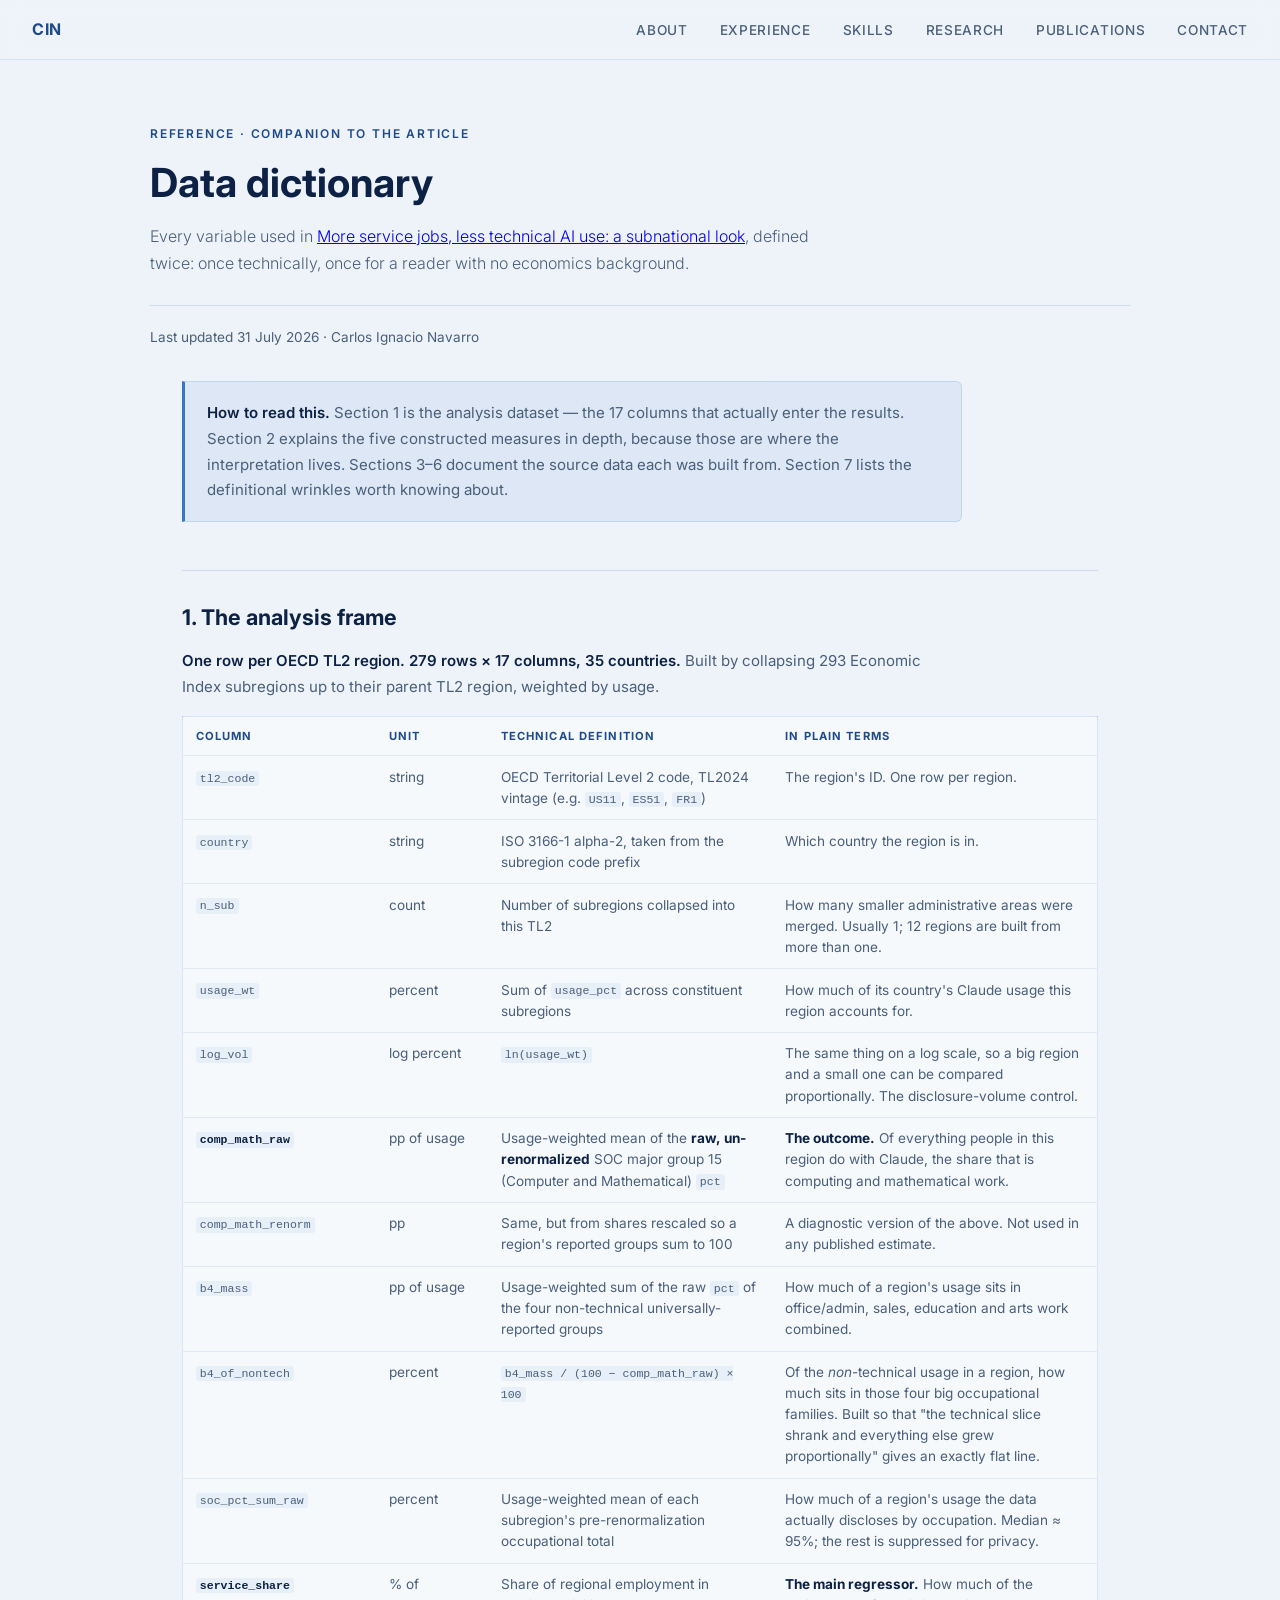
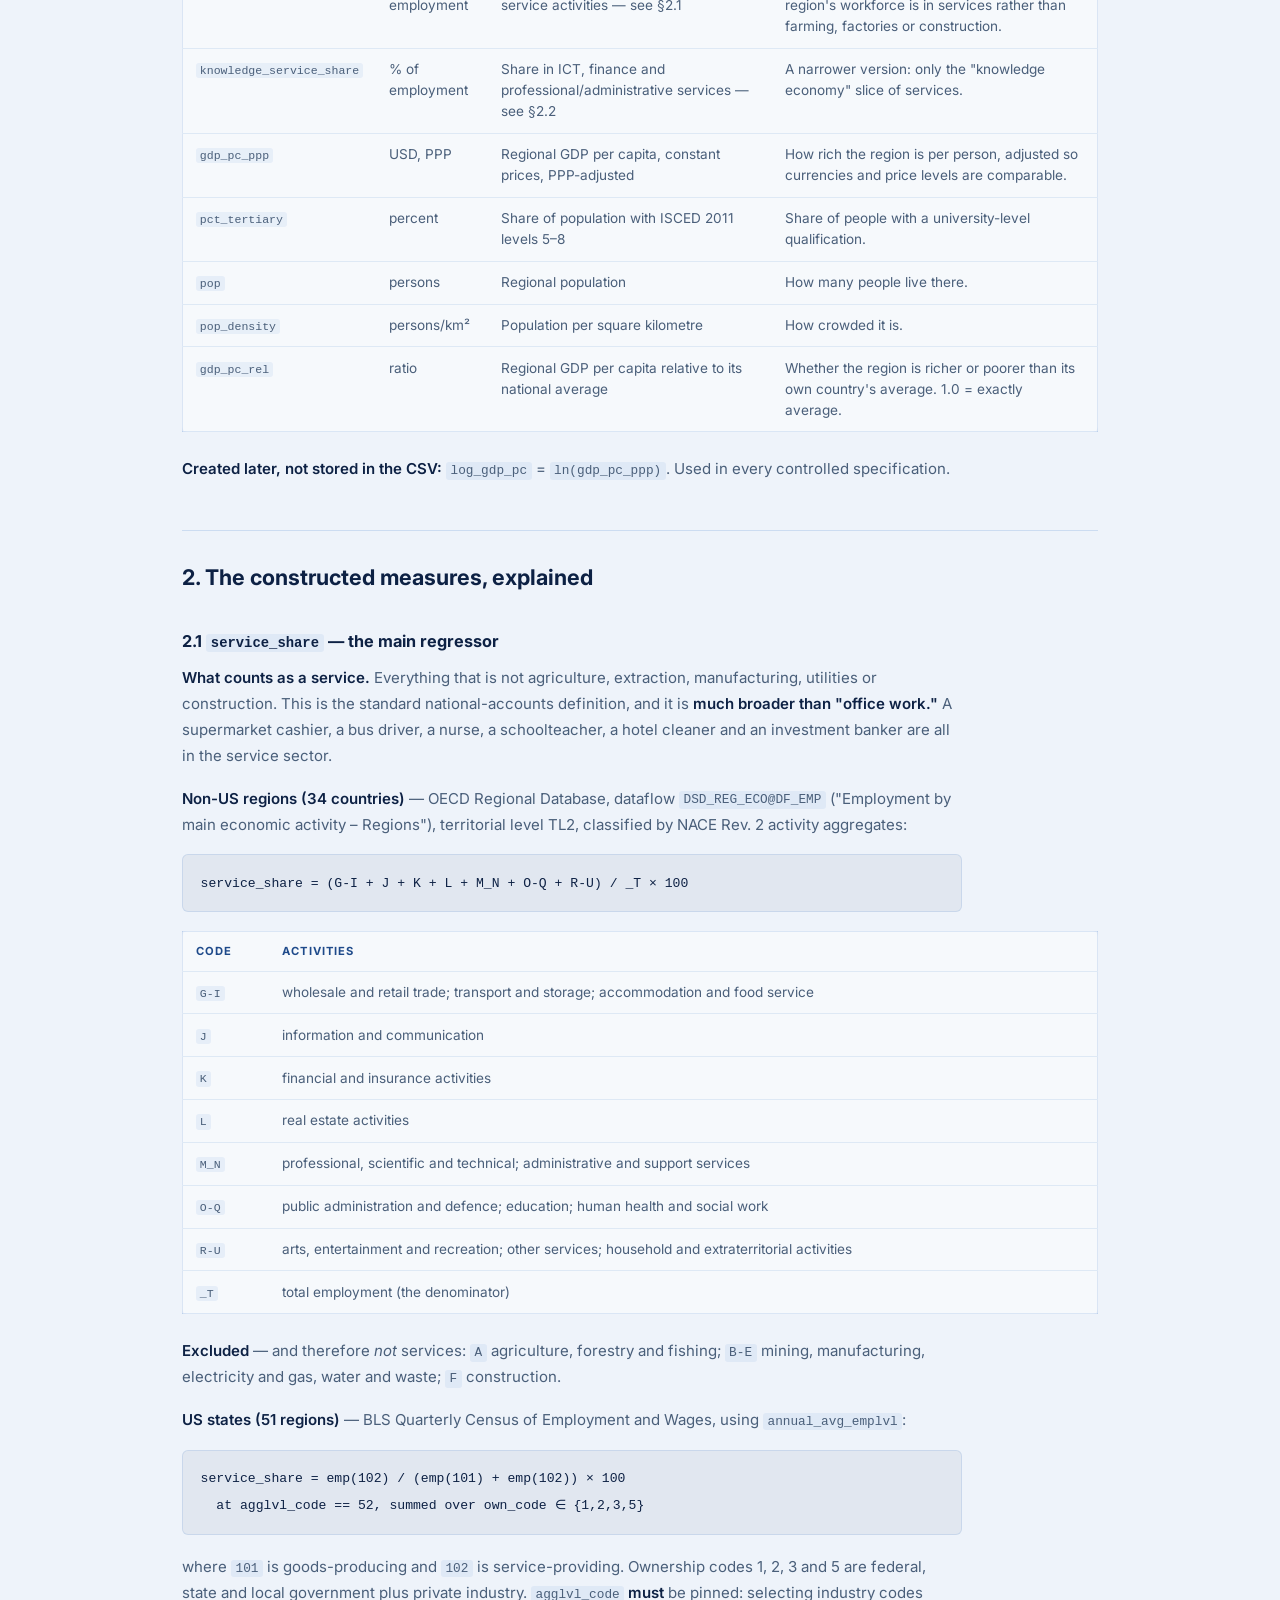
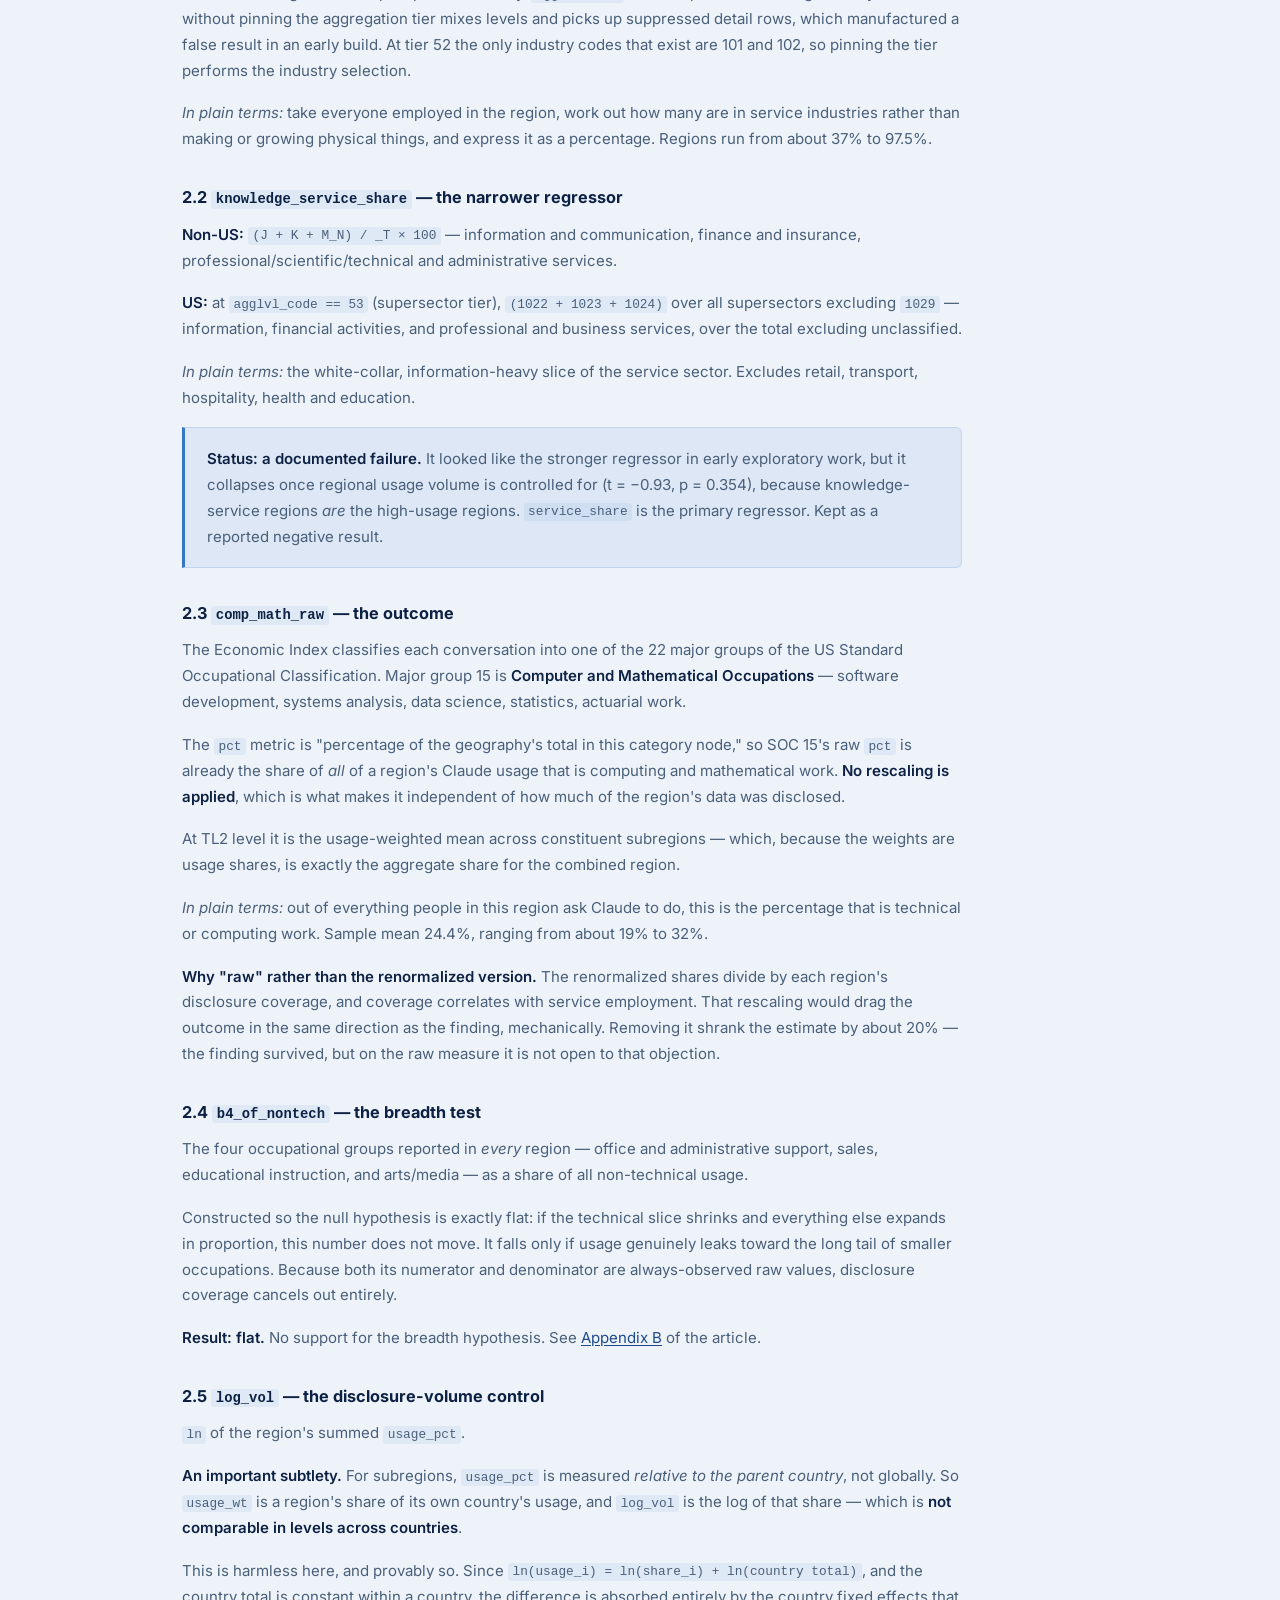
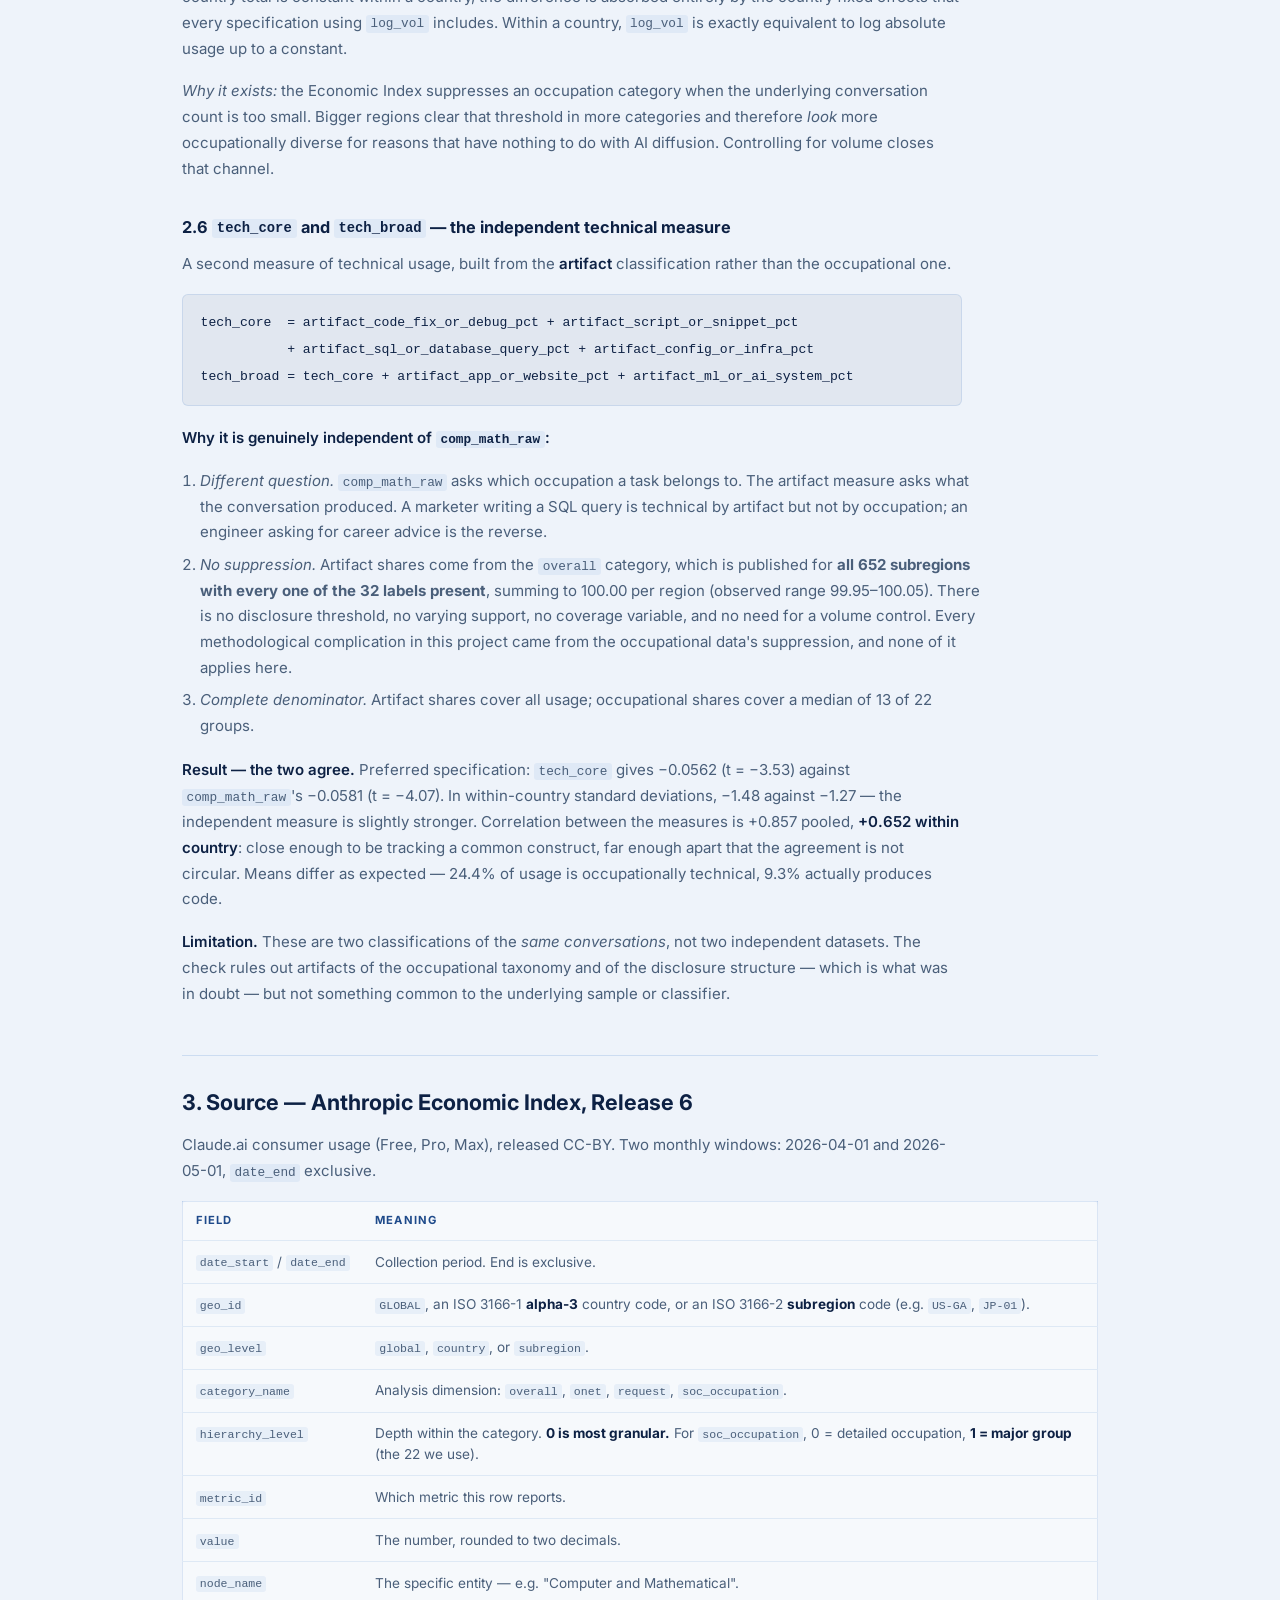
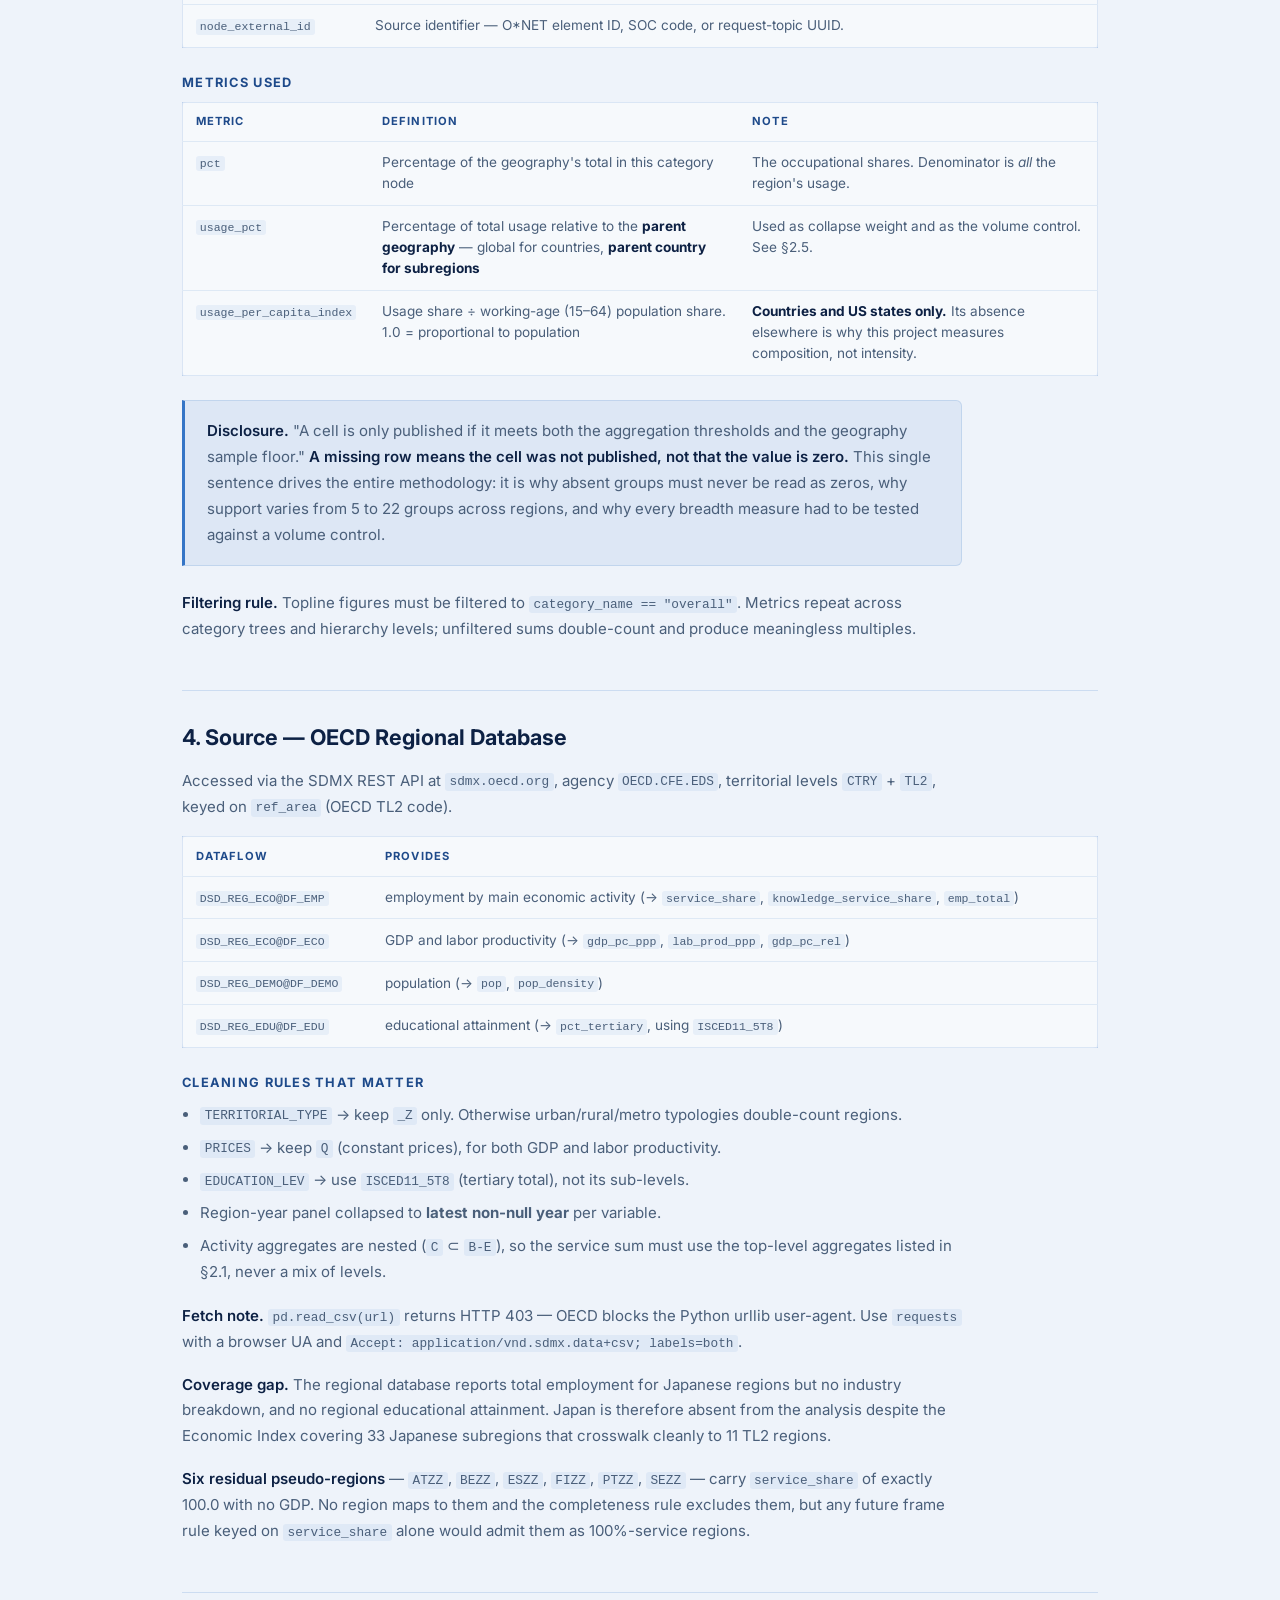
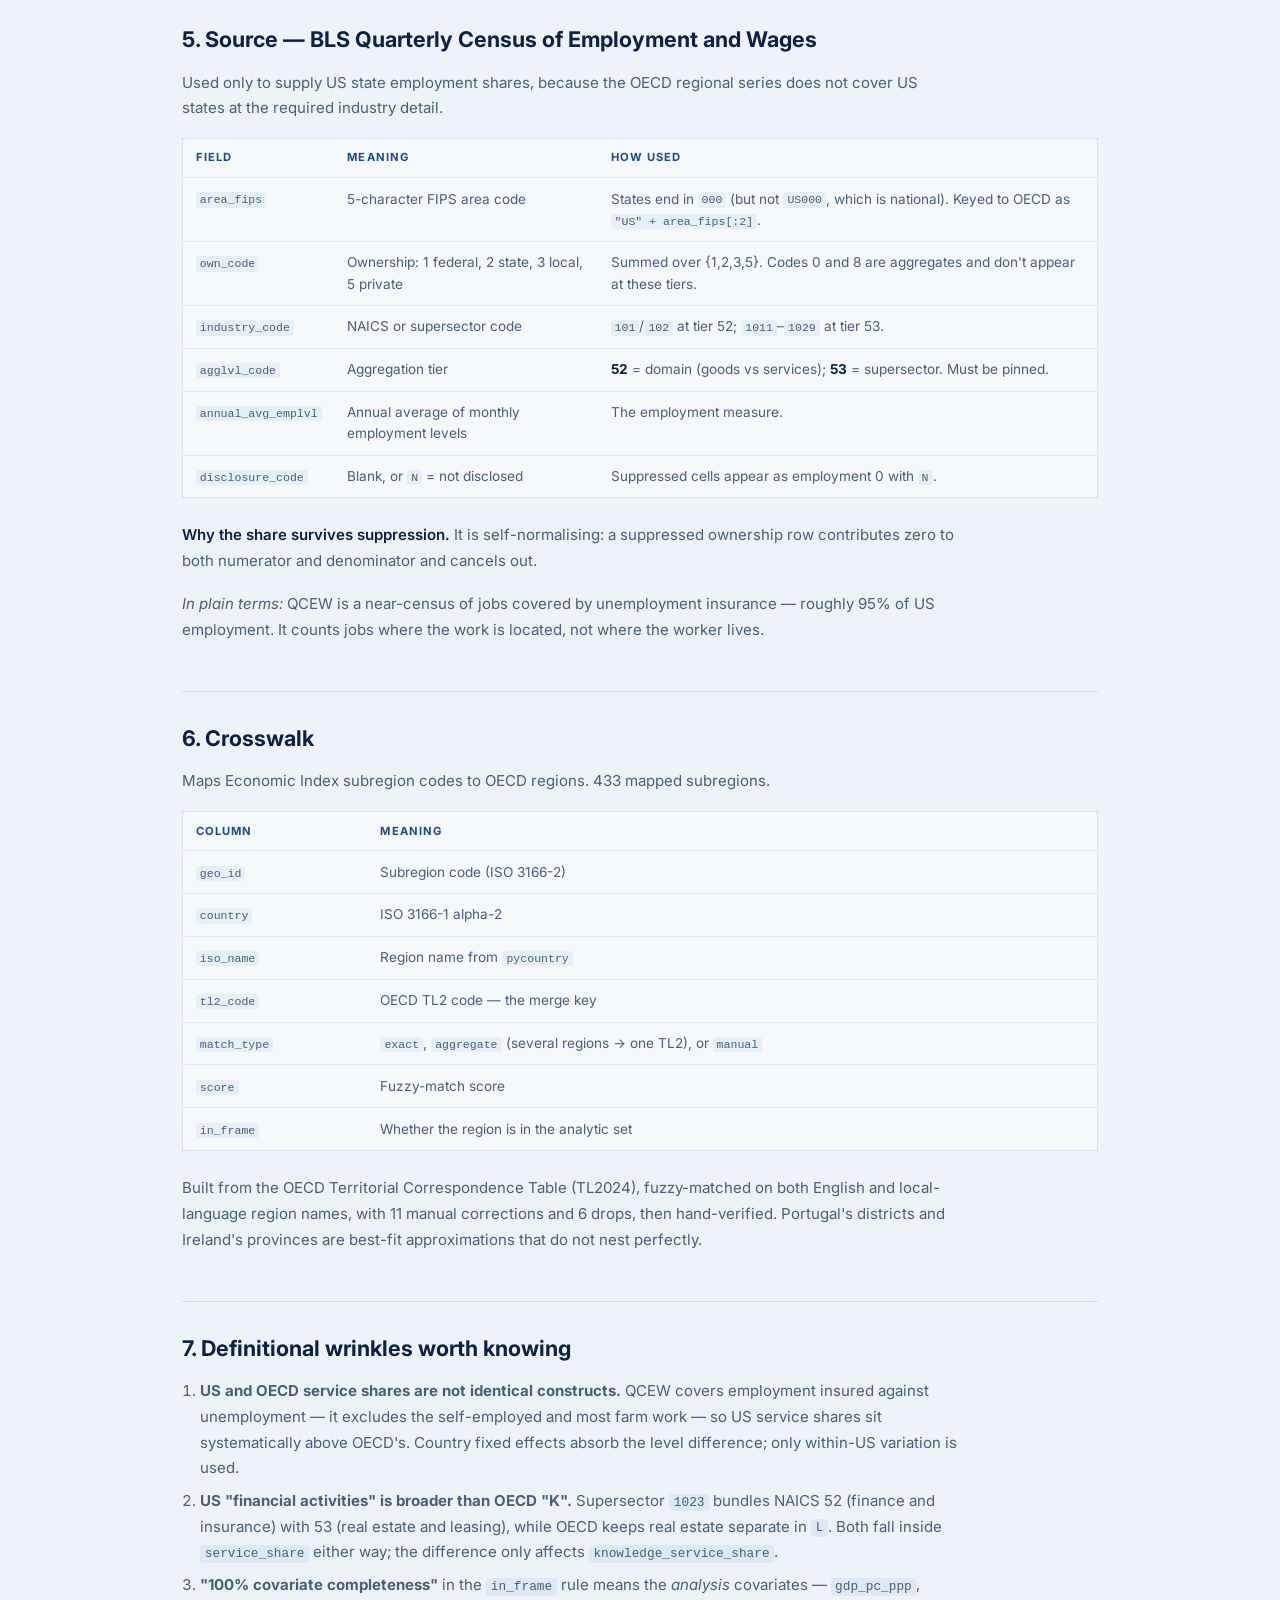
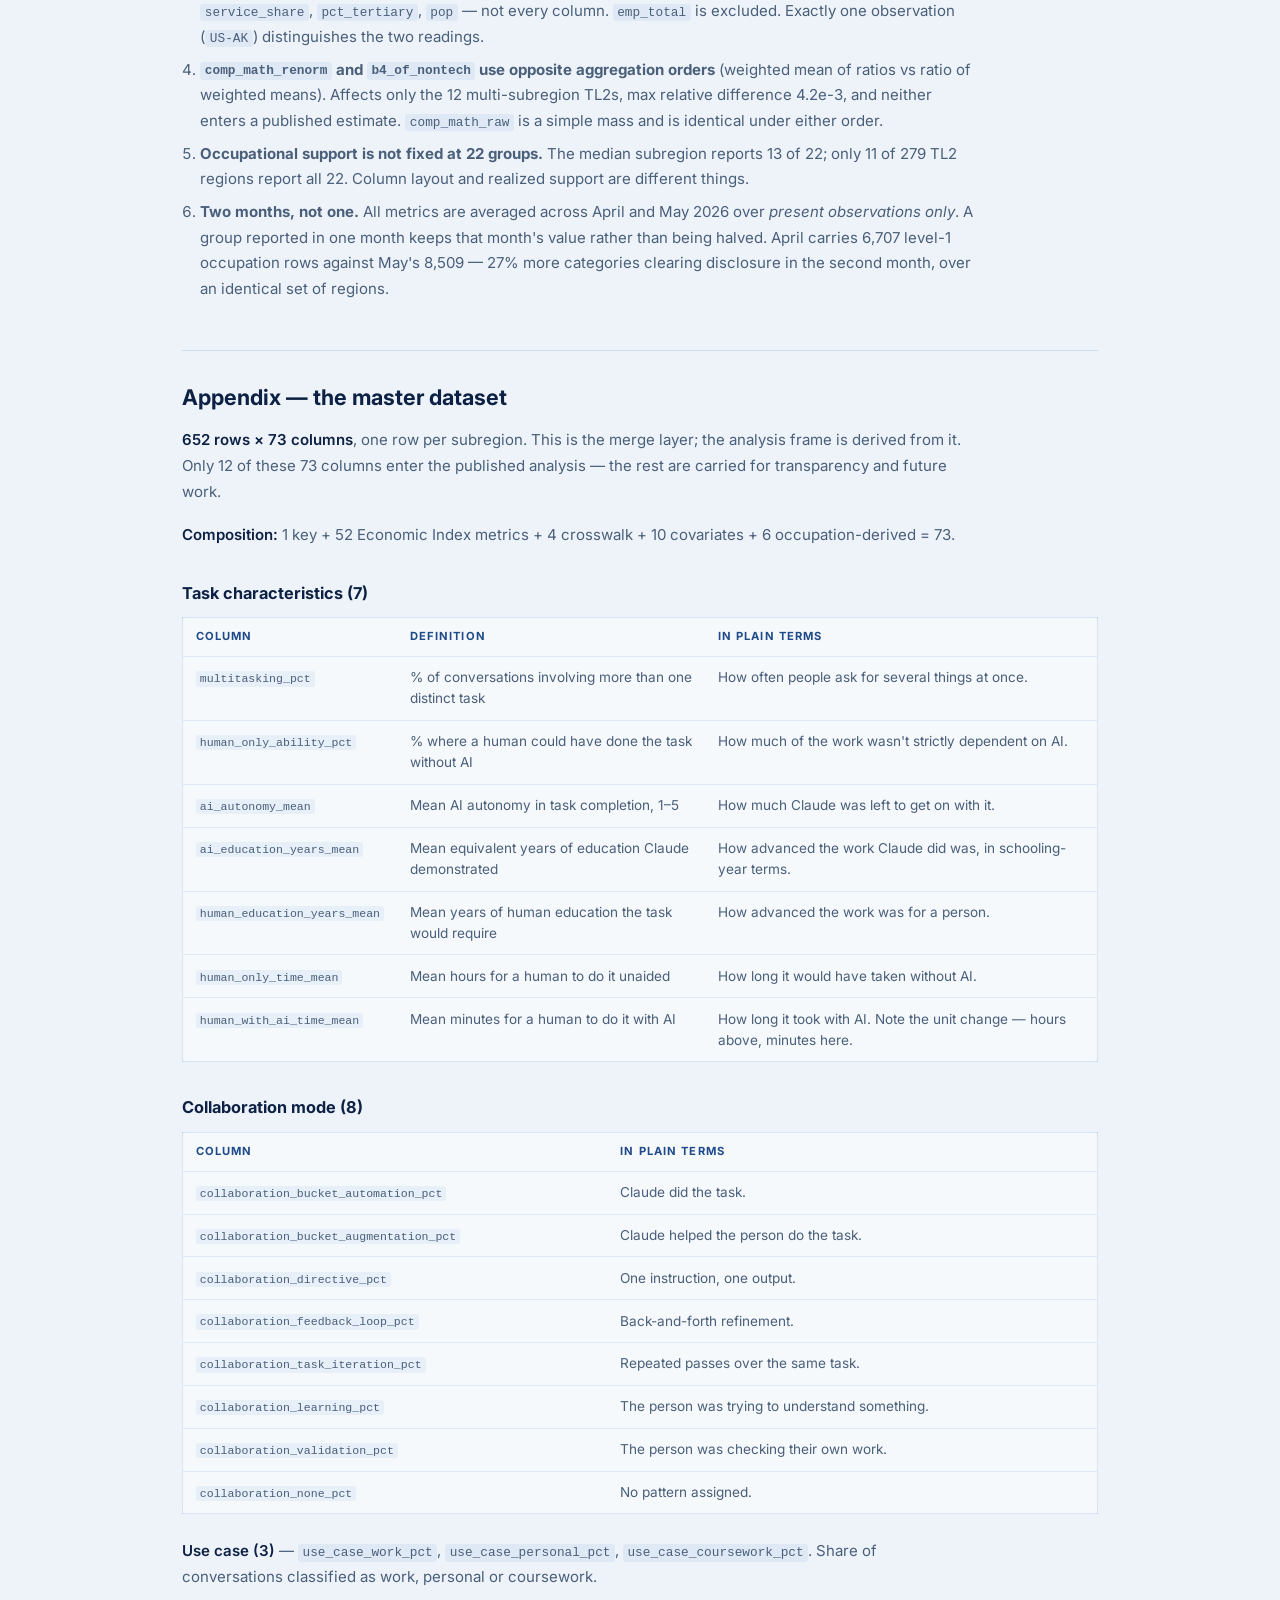
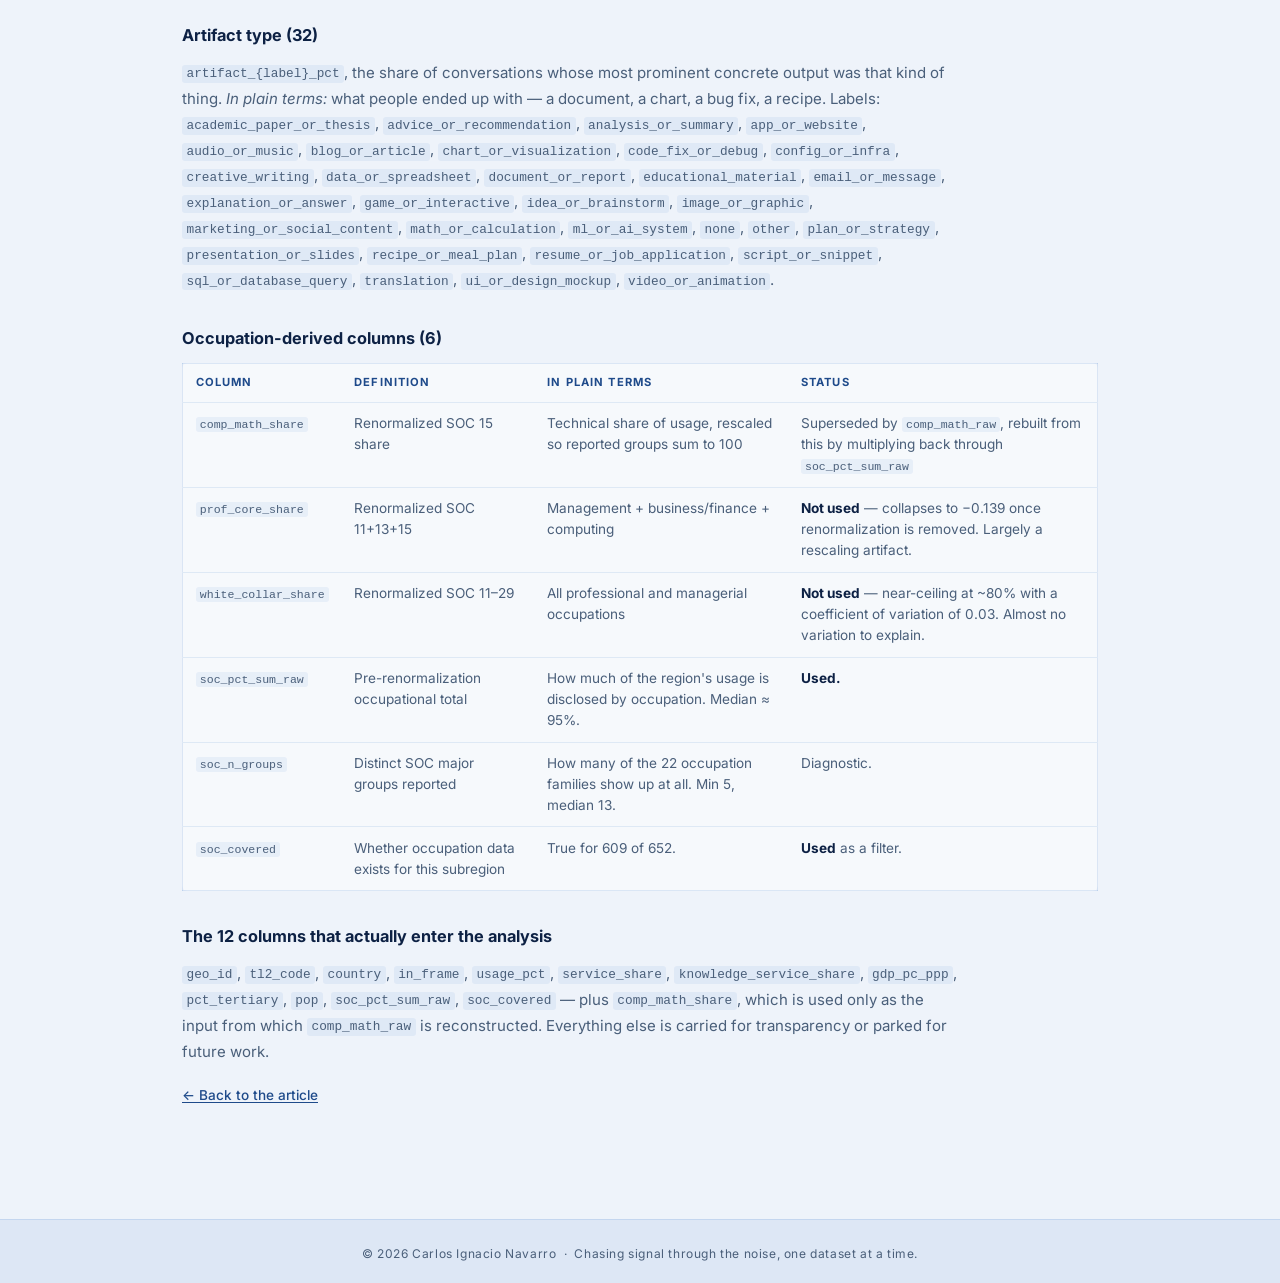
<file: research/ai-usage-regional-economies/data-dictionary.html>
<!DOCTYPE html>
<html lang="en">
<head>
  <meta charset="UTF-8" />
  <meta name="viewport" content="width=device-width, initial-scale=1.0" />
  <title>Data dictionary — AI usage and regional economies — Carlos Ignacio Navarro</title>
  <meta name="description" content="Every variable used in the regional AI usage analysis, defined twice: once technically, once for a reader with no economics background." />
  <meta name="author" content="Carlos Ignacio Navarro" />
  <link rel="icon" href="../../favicon.svg" type="image/svg+xml" />

  <meta property="og:type" content="article" />
  <meta property="og:site_name" content="Carlos Ignacio Navarro" />
  <meta property="og:title" content="Data dictionary — AI usage and regional economies" />
  <meta property="og:description" content="Every variable used in the regional AI usage analysis, defined twice: once technically, once for a reader with no economics background." />
  <meta property="og:url" content="https://carlosignacionavarro.com/research/ai-usage-regional-economies/data-dictionary.html" />
  <meta property="og:image" content="https://carlosignacionavarro.com/photos/Carlos_NP_5_2.JPG" />
  <meta property="og:image:alt" content="Carlos Ignacio Navarro" />

  <link rel="preconnect" href="https://fonts.googleapis.com" />
  <link rel="preconnect" href="https://fonts.gstatic.com" crossorigin />
  <link href="https://fonts.googleapis.com/css2?family=Inter:wght@300;400;500;600;700&display=swap" rel="stylesheet" />
  <link rel="stylesheet" href="../../styles.css" />
  <style>
    /* Reference-page layout. Wider measure than the article, because the
       tables carry four columns. Tokens and nav come from styles.css. */

    .doc {
      padding-top: 60px;
      background: var(--bg-primary);
    }

    .measure {
      max-width: 980px;
      margin: 0 auto;
      padding: 0 2rem;
    }

    .doc-head { padding: 4rem 0 2rem; }

    .doc-kicker {
      font-size: 0.75rem;
      font-weight: 600;
      letter-spacing: 0.15em;
      text-transform: uppercase;
      color: var(--accent-dark);
      margin-bottom: 0.9rem;
    }

    .doc-title {
      font-size: clamp(1.7rem, 4.5vw, 2.5rem);
      font-weight: 700;
      line-height: 1.2;
      margin-bottom: 1rem;
    }

    .doc-sub {
      font-size: 1rem;
      font-weight: 300;
      color: var(--text-secondary);
      max-width: 680px;
      margin-bottom: 1.75rem;
    }

    .doc-meta {
      padding-top: 1.25rem;
      border-top: 1px solid rgba(53, 117, 198, 0.18);
      font-size: 0.85rem;
      color: var(--text-secondary);
    }

    .doc-body { padding-bottom: 4rem; }

    .doc-body h2 {
      font-size: 1.35rem;
      font-weight: 700;
      margin: 3rem 0 0.75rem;
      padding-top: 1.75rem;
      border-top: 1px solid rgba(53, 117, 198, 0.18);
    }

    .doc-body h2:first-child { border-top: 0; padding-top: 0; margin-top: 0; }

    .doc-body h3 {
      font-size: 1.02rem;
      font-weight: 700;
      color: var(--text-primary);
      margin: 2rem 0 0.6rem;
    }

    /* A minor h3: same level in the outline, smaller on the page. Used where
       a label sits directly under an h2 and a real h4 would skip a level. */
    .doc-body h3.minor {
      font-size: 0.8rem;
      font-weight: 700;
      letter-spacing: 0.1em;
      text-transform: uppercase;
      color: var(--accent-dark);
      margin: 1.5rem 0 0.5rem;
    }

    .doc-body p {
      font-size: 0.94rem;
      line-height: 1.72;
      color: var(--text-secondary);
      margin-bottom: 1.05rem;
      max-width: 780px;
    }

    .doc-body p strong { color: var(--text-primary); font-weight: 600; }
    .doc-body a { color: var(--accent-dark); text-decoration: underline; text-underline-offset: 2px; }
    .doc-body a:hover { color: var(--accent-dark); }

    .doc-body ul, .doc-body ol {
      margin: 0 0 1.15rem 1.15rem;
      max-width: 780px;
    }

    .doc-body li {
      font-size: 0.94rem;
      line-height: 1.7;
      color: var(--text-secondary);
      margin-bottom: 0.45rem;
    }

    code {
      font-family: ui-monospace, 'SFMono-Regular', Menlo, Consolas, monospace;
      font-size: 0.85em;
      background: rgba(53, 117, 198, 0.08);
      border-radius: 3px;
      padding: 0.1em 0.35em;
    }

    pre {
      background: rgba(13, 33, 68, 0.05);
      border: 1px solid rgba(53, 117, 198, 0.14);
      border-radius: 6px;
      padding: 0.9rem 1.1rem;
      overflow-x: auto;
      margin-bottom: 1.2rem;
      max-width: 780px;
    }

    pre code {
      background: none;
      padding: 0;
      font-size: 0.82rem;
      line-height: 1.6;
      color: var(--text-primary);
    }

    /* ── TABLES ── */
    .table-wrap { overflow-x: auto; margin: 0.5rem 0 1.5rem; }

    table.dd {
      width: 100%;
      min-width: 640px;
      border-collapse: collapse;
      font-size: 0.85rem;
      background: rgba(255, 255, 255, 0.5);
      border: 1px solid rgba(53, 117, 198, 0.14);
      border-radius: 6px;
    }

    table.dd th, table.dd td {
      text-align: left;
      vertical-align: top;
      padding: 0.65rem 0.8rem;
      border-bottom: 1px solid rgba(53, 117, 198, 0.12);
      line-height: 1.55;
    }

    table.dd thead th {
      font-size: 0.7rem;
      font-weight: 700;
      letter-spacing: 0.1em;
      text-transform: uppercase;
      color: var(--accent-dark);
      white-space: nowrap;
    }

    table.dd td { color: var(--text-secondary); }
    table.dd tbody tr:last-child td { border-bottom: 0; }
    table.dd td:first-child { white-space: nowrap; }
    table.dd td strong { color: var(--text-primary); }

    .callout {
      background: var(--bg-secondary);
      border: 1px solid rgba(53, 117, 198, 0.16);
      border-left: 3px solid var(--accent);
      border-radius: 0 6px 6px 0;
      padding: 1.1rem 1.35rem;
      margin: 0 0 1.5rem;
      max-width: 780px;
    }

    .callout p { margin-bottom: 0.7rem; }
    .callout p:last-child { margin-bottom: 0; }

    .back-link {
      display: inline-block;
      padding-bottom: 3rem;
      font-size: 0.85rem;
      font-weight: 500;
      color: var(--text-secondary);
      text-decoration: none;
    }

    .back-link:hover { color: var(--accent-dark); }

    @media (max-width: 700px) {
      .measure { padding: 0 1.5rem; }
      .doc-head { padding: 3rem 0 1.5rem; }
    }
  </style>
</head>
<body>

<!-- ── NAV ── -->
<nav>
  <a class="nav-logo" href="../../index.html">CIN</a>
  <ul class="nav-links" id="nav-links">
    <li><a href="../../index.html#about">About</a></li>
    <li><a href="../../index.html#experience">Experience</a></li>
    <li><a href="../../index.html#skills">Skills</a></li>
    <li><a href="index.html">Research</a></li>
    <li><a href="../../index.html#publications">Publications</a></li>
    <li><a href="../../index.html#contact">Contact</a></li>
  </ul>
  <button class="nav-toggle" id="nav-toggle" aria-label="Toggle menu">
    <span></span><span></span><span></span>
  </button>
</nav>

<main class="doc">

  <header class="doc-head measure">
    <p class="doc-kicker">Reference · companion to the article</p>
    <h1 class="doc-title">Data dictionary</h1>
    <p class="doc-sub">
      Every variable used in <a href="index.html">More service jobs, less technical AI use: a
      subnational look</a>, defined twice: once technically, once for a reader with no economics
      background.
    </p>
    <div class="doc-meta">Last updated 31 July 2026 · Carlos Ignacio Navarro</div>
  </header>

  <div class="doc-body measure">

    <div class="callout">
      <p><strong>How to read this.</strong> Section 1 is the analysis dataset — the 17 columns that
      actually enter the results. Section 2 explains the five constructed measures in depth, because
      those are where the interpretation lives. Sections 3–6 document the source data each was built
      from. Section 7 lists the definitional wrinkles worth knowing about.</p>
    </div>

    <h2>1. The analysis frame</h2>

    <p><strong>One row per OECD TL2 region. 279 rows × 17 columns, 35 countries.</strong> Built by
    collapsing 293 Economic Index subregions up to their parent TL2 region, weighted by usage.</p>

    <div class="table-wrap">
      <table class="dd">
        <thead>
          <tr><th>Column</th><th>Unit</th><th>Technical definition</th><th>In plain terms</th></tr>
        </thead>
        <tbody>
          <tr><td><code>tl2_code</code></td><td>string</td><td>OECD Territorial Level 2 code, TL2024 vintage (e.g. <code>US11</code>, <code>ES51</code>, <code>FR1</code>)</td><td>The region's ID. One row per region.</td></tr>
          <tr><td><code>country</code></td><td>string</td><td>ISO 3166-1 alpha-2, taken from the subregion code prefix</td><td>Which country the region is in.</td></tr>
          <tr><td><code>n_sub</code></td><td>count</td><td>Number of subregions collapsed into this TL2</td><td>How many smaller administrative areas were merged. Usually 1; 12 regions are built from more than one.</td></tr>
          <tr><td><code>usage_wt</code></td><td>percent</td><td>Sum of <code>usage_pct</code> across constituent subregions</td><td>How much of its country's Claude usage this region accounts for.</td></tr>
          <tr><td><code>log_vol</code></td><td>log percent</td><td><code>ln(usage_wt)</code></td><td>The same thing on a log scale, so a big region and a small one can be compared proportionally. The disclosure-volume control.</td></tr>
          <tr><td><strong><code>comp_math_raw</code></strong></td><td>pp of usage</td><td>Usage-weighted mean of the <strong>raw, un-renormalized</strong> SOC major group 15 (Computer and Mathematical) <code>pct</code></td><td><strong>The outcome.</strong> Of everything people in this region do with Claude, the share that is computing and mathematical work.</td></tr>
          <tr><td><code>comp_math_renorm</code></td><td>pp</td><td>Same, but from shares rescaled so a region's reported groups sum to 100</td><td>A diagnostic version of the above. Not used in any published estimate.</td></tr>
          <tr><td><code>b4_mass</code></td><td>pp of usage</td><td>Usage-weighted sum of the raw <code>pct</code> of the four non-technical universally-reported groups</td><td>How much of a region's usage sits in office/admin, sales, education and arts work combined.</td></tr>
          <tr><td><code>b4_of_nontech</code></td><td>percent</td><td><code>b4_mass / (100 − comp_math_raw) × 100</code></td><td>Of the <em>non</em>-technical usage in a region, how much sits in those four big occupational families. Built so that "the technical slice shrank and everything else grew proportionally" gives an exactly flat line.</td></tr>
          <tr><td><code>soc_pct_sum_raw</code></td><td>percent</td><td>Usage-weighted mean of each subregion's pre-renormalization occupational total</td><td>How much of a region's usage the data actually discloses by occupation. Median ≈ 95%; the rest is suppressed for privacy.</td></tr>
          <tr><td><strong><code>service_share</code></strong></td><td>% of employment</td><td>Share of regional employment in service activities — see §2.1</td><td><strong>The main regressor.</strong> How much of the region's workforce is in services rather than farming, factories or construction.</td></tr>
          <tr><td><code>knowledge_service_share</code></td><td>% of employment</td><td>Share in ICT, finance and professional/administrative services — see §2.2</td><td>A narrower version: only the "knowledge economy" slice of services.</td></tr>
          <tr><td><code>gdp_pc_ppp</code></td><td>USD, PPP</td><td>Regional GDP per capita, constant prices, PPP-adjusted</td><td>How rich the region is per person, adjusted so currencies and price levels are comparable.</td></tr>
          <tr><td><code>pct_tertiary</code></td><td>percent</td><td>Share of population with ISCED 2011 levels 5–8</td><td>Share of people with a university-level qualification.</td></tr>
          <tr><td><code>pop</code></td><td>persons</td><td>Regional population</td><td>How many people live there.</td></tr>
          <tr><td><code>pop_density</code></td><td>persons/km²</td><td>Population per square kilometre</td><td>How crowded it is.</td></tr>
          <tr><td><code>gdp_pc_rel</code></td><td>ratio</td><td>Regional GDP per capita relative to its national average</td><td>Whether the region is richer or poorer than its own country's average. 1.0 = exactly average.</td></tr>
        </tbody>
      </table>
    </div>

    <p><strong>Created later, not stored in the CSV:</strong> <code>log_gdp_pc</code> =
    <code>ln(gdp_pc_ppp)</code>. Used in every controlled specification.</p>

    <h2>2. The constructed measures, explained</h2>

    <h3>2.1 <code>service_share</code> — the main regressor</h3>

    <p><strong>What counts as a service.</strong> Everything that is not agriculture, extraction,
    manufacturing, utilities or construction. This is the standard national-accounts definition, and
    it is <strong>much broader than "office work."</strong> A supermarket cashier, a bus driver, a
    nurse, a schoolteacher, a hotel cleaner and an investment banker are all in the service sector.</p>

    <p><strong>Non-US regions (34 countries)</strong> — OECD Regional Database, dataflow
    <code>DSD_REG_ECO@DF_EMP</code> ("Employment by main economic activity – Regions"), territorial
    level TL2, classified by NACE Rev. 2 activity aggregates:</p>

    <pre><code>service_share = (G-I + J + K + L + M_N + O-Q + R-U) / _T × 100</code></pre>

    <div class="table-wrap">
      <table class="dd">
        <thead><tr><th>Code</th><th>Activities</th></tr></thead>
        <tbody>
          <tr><td><code>G-I</code></td><td>wholesale and retail trade; transport and storage; accommodation and food service</td></tr>
          <tr><td><code>J</code></td><td>information and communication</td></tr>
          <tr><td><code>K</code></td><td>financial and insurance activities</td></tr>
          <tr><td><code>L</code></td><td>real estate activities</td></tr>
          <tr><td><code>M_N</code></td><td>professional, scientific and technical; administrative and support services</td></tr>
          <tr><td><code>O-Q</code></td><td>public administration and defence; education; human health and social work</td></tr>
          <tr><td><code>R-U</code></td><td>arts, entertainment and recreation; other services; household and extraterritorial activities</td></tr>
          <tr><td><code>_T</code></td><td>total employment (the denominator)</td></tr>
        </tbody>
      </table>
    </div>

    <p><strong>Excluded</strong> — and therefore <em>not</em> services: <code>A</code> agriculture,
    forestry and fishing; <code>B-E</code> mining, manufacturing, electricity and gas, water and
    waste; <code>F</code> construction.</p>

    <p><strong>US states (51 regions)</strong> — BLS Quarterly Census of Employment and Wages,
    using <code>annual_avg_emplvl</code>:</p>

    <pre><code>service_share = emp(102) / (emp(101) + emp(102)) × 100
  at agglvl_code == 52, summed over own_code ∈ {1,2,3,5}</code></pre>

    <p>where <code>101</code> is goods-producing and <code>102</code> is service-providing. Ownership
    codes 1, 2, 3 and 5 are federal, state and local government plus private industry.
    <code>agglvl_code</code> <strong>must</strong> be pinned: selecting industry codes without
    pinning the aggregation tier mixes levels and picks up suppressed detail rows, which manufactured
    a false result in an early build. At tier 52 the only industry codes that exist are 101 and 102,
    so pinning the tier performs the industry selection.</p>

    <p><em>In plain terms:</em> take everyone employed in the region, work out how many are in
    service industries rather than making or growing physical things, and express it as a percentage.
    Regions run from about 37% to 97.5%.</p>

    <h3>2.2 <code>knowledge_service_share</code> — the narrower regressor</h3>

    <p><strong>Non-US:</strong> <code>(J + K + M_N) / _T × 100</code> — information and
    communication, finance and insurance, professional/scientific/technical and administrative
    services.</p>

    <p><strong>US:</strong> at <code>agglvl_code == 53</code> (supersector tier),
    <code>(1022 + 1023 + 1024)</code> over all supersectors excluding <code>1029</code> —
    information, financial activities, and professional and business services, over the total
    excluding unclassified.</p>

    <p><em>In plain terms:</em> the white-collar, information-heavy slice of the service sector.
    Excludes retail, transport, hospitality, health and education.</p>

    <div class="callout">
      <p><strong>Status: a documented failure.</strong> It looked like the stronger regressor in
      early exploratory work, but it collapses once regional usage volume is controlled for
      (t = −0.93, p = 0.354), because knowledge-service regions <em>are</em> the high-usage regions.
      <code>service_share</code> is the primary regressor. Kept as a reported negative result.</p>
    </div>

    <h3>2.3 <code>comp_math_raw</code> — the outcome</h3>

    <p>The Economic Index classifies each conversation into one of the 22 major groups of the US
    Standard Occupational Classification. Major group 15 is <strong>Computer and Mathematical
    Occupations</strong> — software development, systems analysis, data science, statistics,
    actuarial work.</p>

    <p>The <code>pct</code> metric is "percentage of the geography's total in this category node," so
    SOC 15's raw <code>pct</code> is already the share of <em>all</em> of a region's Claude usage
    that is computing and mathematical work. <strong>No rescaling is applied</strong>, which is what
    makes it independent of how much of the region's data was disclosed.</p>

    <p>At TL2 level it is the usage-weighted mean across constituent subregions — which, because the
    weights are usage shares, is exactly the aggregate share for the combined region.</p>

    <p><em>In plain terms:</em> out of everything people in this region ask Claude to do, this is the
    percentage that is technical or computing work. Sample mean 24.4%, ranging from about 19% to
    32%.</p>

    <p><strong>Why "raw" rather than the renormalized version.</strong> The renormalized shares divide
    by each region's disclosure coverage, and coverage correlates with service employment. That
    rescaling would drag the outcome in the same direction as the finding, mechanically. Removing it
    shrank the estimate by about 20% — the finding survived, but on the raw measure it is not open to
    that objection.</p>

    <h3>2.4 <code>b4_of_nontech</code> — the breadth test</h3>

    <p>The four occupational groups reported in <em>every</em> region — office and administrative
    support, sales, educational instruction, and arts/media — as a share of all non-technical
    usage.</p>

    <p>Constructed so the null hypothesis is exactly flat: if the technical slice shrinks and
    everything else expands in proportion, this number does not move. It falls only if usage
    genuinely leaks toward the long tail of smaller occupations. Because both its numerator and
    denominator are always-observed raw values, disclosure coverage cancels out entirely.</p>

    <p><strong>Result: flat.</strong> No support for the breadth hypothesis. See
    <a href="index.html#appendix-b">Appendix B</a> of the article.</p>

    <h3>2.5 <code>log_vol</code> — the disclosure-volume control</h3>

    <p><code>ln</code> of the region's summed <code>usage_pct</code>.</p>

    <p><strong>An important subtlety.</strong> For subregions, <code>usage_pct</code> is measured
    <em>relative to the parent country</em>, not globally. So <code>usage_wt</code> is a region's
    share of its own country's usage, and <code>log_vol</code> is the log of that share — which is
    <strong>not comparable in levels across countries</strong>.</p>

    <p>This is harmless here, and provably so. Since
    <code>ln(usage_i) = ln(share_i) + ln(country total)</code>, and the country total is constant
    within a country, the difference is absorbed entirely by the country fixed effects that every
    specification using <code>log_vol</code> includes. Within a country, <code>log_vol</code> is
    exactly equivalent to log absolute usage up to a constant.</p>

    <p><em>Why it exists:</em> the Economic Index suppresses an occupation category when the
    underlying conversation count is too small. Bigger regions clear that threshold in more categories
    and therefore <em>look</em> more occupationally diverse for reasons that have nothing to do with
    AI diffusion. Controlling for volume closes that channel.</p>

    <h3>2.6 <code>tech_core</code> and <code>tech_broad</code> — the independent technical measure</h3>

    <p>A second measure of technical usage, built from the <strong>artifact</strong> classification
    rather than the occupational one.</p>

    <pre><code>tech_core  = artifact_code_fix_or_debug_pct + artifact_script_or_snippet_pct
           + artifact_sql_or_database_query_pct + artifact_config_or_infra_pct
tech_broad = tech_core + artifact_app_or_website_pct + artifact_ml_or_ai_system_pct</code></pre>

    <p><strong>Why it is genuinely independent of <code>comp_math_raw</code>:</strong></p>

    <ol>
      <li><em>Different question.</em> <code>comp_math_raw</code> asks which occupation a task
      belongs to. The artifact measure asks what the conversation produced. A marketer writing a SQL
      query is technical by artifact but not by occupation; an engineer asking for career advice is
      the reverse.</li>
      <li><em>No suppression.</em> Artifact shares come from the <code>overall</code> category, which
      is published for <strong>all 652 subregions with every one of the 32 labels present</strong>,
      summing to 100.00 per region (observed range 99.95–100.05). There is no disclosure threshold, no
      varying support, no coverage variable, and no need for a volume control. Every methodological
      complication in this project came from the occupational data's suppression, and none of it
      applies here.</li>
      <li><em>Complete denominator.</em> Artifact shares cover all usage; occupational shares cover a
      median of 13 of 22 groups.</li>
    </ol>

    <p><strong>Result — the two agree.</strong> Preferred specification: <code>tech_core</code> gives
    −0.0562 (t = −3.53) against <code>comp_math_raw</code>'s −0.0581 (t = −4.07). In within-country
    standard deviations, −1.48 against −1.27 — the independent measure is slightly stronger.
    Correlation between the measures is +0.857 pooled, <strong>+0.652 within country</strong>: close
    enough to be tracking a common construct, far enough apart that the agreement is not circular.
    Means differ as expected — 24.4% of usage is occupationally technical, 9.3% actually produces
    code.</p>

    <p><strong>Limitation.</strong> These are two classifications of the <em>same conversations</em>,
    not two independent datasets. The check rules out artifacts of the occupational taxonomy and of
    the disclosure structure — which is what was in doubt — but not something common to the underlying
    sample or classifier.</p>

    <h2>3. Source — Anthropic Economic Index, Release 6</h2>

    <p>Claude.ai consumer usage (Free, Pro, Max), released CC-BY. Two monthly windows: 2026-04-01 and
    2026-05-01, <code>date_end</code> exclusive.</p>

    <div class="table-wrap">
      <table class="dd">
        <thead><tr><th>Field</th><th>Meaning</th></tr></thead>
        <tbody>
          <tr><td><code>date_start</code> / <code>date_end</code></td><td>Collection period. End is exclusive.</td></tr>
          <tr><td><code>geo_id</code></td><td><code>GLOBAL</code>, an ISO 3166-1 <strong>alpha-3</strong> country code, or an ISO 3166-2 <strong>subregion</strong> code (e.g. <code>US-GA</code>, <code>JP-01</code>).</td></tr>
          <tr><td><code>geo_level</code></td><td><code>global</code>, <code>country</code>, or <code>subregion</code>.</td></tr>
          <tr><td><code>category_name</code></td><td>Analysis dimension: <code>overall</code>, <code>onet</code>, <code>request</code>, <code>soc_occupation</code>.</td></tr>
          <tr><td><code>hierarchy_level</code></td><td>Depth within the category. <strong>0 is most granular.</strong> For <code>soc_occupation</code>, 0 = detailed occupation, <strong>1 = major group</strong> (the 22 we use).</td></tr>
          <tr><td><code>metric_id</code></td><td>Which metric this row reports.</td></tr>
          <tr><td><code>value</code></td><td>The number, rounded to two decimals.</td></tr>
          <tr><td><code>node_name</code></td><td>The specific entity — e.g. "Computer and Mathematical".</td></tr>
          <tr><td><code>node_external_id</code></td><td>Source identifier — O*NET element ID, SOC code, or request-topic UUID.</td></tr>
        </tbody>
      </table>
    </div>

    <h3 class="minor">Metrics used</h3>

    <div class="table-wrap">
      <table class="dd">
        <thead><tr><th>Metric</th><th>Definition</th><th>Note</th></tr></thead>
        <tbody>
          <tr><td><code>pct</code></td><td>Percentage of the geography's total in this category node</td><td>The occupational shares. Denominator is <em>all</em> the region's usage.</td></tr>
          <tr><td><code>usage_pct</code></td><td>Percentage of total usage relative to the <strong>parent geography</strong> — global for countries, <strong>parent country for subregions</strong></td><td>Used as collapse weight and as the volume control. See §2.5.</td></tr>
          <tr><td><code>usage_per_capita_index</code></td><td>Usage share ÷ working-age (15–64) population share. 1.0 = proportional to population</td><td><strong>Countries and US states only.</strong> Its absence elsewhere is why this project measures composition, not intensity.</td></tr>
        </tbody>
      </table>
    </div>

    <div class="callout">
      <p><strong>Disclosure.</strong> "A cell is only published if it meets both the aggregation
      thresholds and the geography sample floor." <strong>A missing row means the cell was not
      published, not that the value is zero.</strong> This single sentence drives the entire
      methodology: it is why absent groups must never be read as zeros, why support varies from 5 to
      22 groups across regions, and why every breadth measure had to be tested against a volume
      control.</p>
    </div>

    <p><strong>Filtering rule.</strong> Topline figures must be filtered to
    <code>category_name == "overall"</code>. Metrics repeat across category trees and hierarchy
    levels; unfiltered sums double-count and produce meaningless multiples.</p>

    <h2>4. Source — OECD Regional Database</h2>

    <p>Accessed via the SDMX REST API at <code>sdmx.oecd.org</code>, agency
    <code>OECD.CFE.EDS</code>, territorial levels <code>CTRY</code> + <code>TL2</code>, keyed on
    <code>ref_area</code> (OECD TL2 code).</p>

    <div class="table-wrap">
      <table class="dd">
        <thead><tr><th>Dataflow</th><th>Provides</th></tr></thead>
        <tbody>
          <tr><td><code>DSD_REG_ECO@DF_EMP</code></td><td>employment by main economic activity (→ <code>service_share</code>, <code>knowledge_service_share</code>, <code>emp_total</code>)</td></tr>
          <tr><td><code>DSD_REG_ECO@DF_ECO</code></td><td>GDP and labor productivity (→ <code>gdp_pc_ppp</code>, <code>lab_prod_ppp</code>, <code>gdp_pc_rel</code>)</td></tr>
          <tr><td><code>DSD_REG_DEMO@DF_DEMO</code></td><td>population (→ <code>pop</code>, <code>pop_density</code>)</td></tr>
          <tr><td><code>DSD_REG_EDU@DF_EDU</code></td><td>educational attainment (→ <code>pct_tertiary</code>, using <code>ISCED11_5T8</code>)</td></tr>
        </tbody>
      </table>
    </div>

    <h3 class="minor">Cleaning rules that matter</h3>

    <ul>
      <li><code>TERRITORIAL_TYPE</code> → keep <code>_Z</code> only. Otherwise urban/rural/metro typologies double-count regions.</li>
      <li><code>PRICES</code> → keep <code>Q</code> (constant prices), for both GDP and labor productivity.</li>
      <li><code>EDUCATION_LEV</code> → use <code>ISCED11_5T8</code> (tertiary total), not its sub-levels.</li>
      <li>Region-year panel collapsed to <strong>latest non-null year</strong> per variable.</li>
      <li>Activity aggregates are nested (<code>C</code> ⊂ <code>B-E</code>), so the service sum must use the top-level aggregates listed in §2.1, never a mix of levels.</li>
    </ul>

    <p><strong>Fetch note.</strong> <code>pd.read_csv(url)</code> returns HTTP 403 — OECD blocks the
    Python urllib user-agent. Use <code>requests</code> with a browser UA and
    <code>Accept: application/vnd.sdmx.data+csv; labels=both</code>.</p>

    <p><strong>Coverage gap.</strong> The regional database reports total employment for Japanese
    regions but no industry breakdown, and no regional educational attainment. Japan is therefore
    absent from the analysis despite the Economic Index covering 33 Japanese subregions that crosswalk
    cleanly to 11 TL2 regions.</p>

    <p><strong>Six residual pseudo-regions</strong> — <code>ATZZ</code>, <code>BEZZ</code>,
    <code>ESZZ</code>, <code>FIZZ</code>, <code>PTZZ</code>, <code>SEZZ</code> — carry
    <code>service_share</code> of exactly 100.0 with no GDP. No region maps to them and the
    completeness rule excludes them, but any future frame rule keyed on <code>service_share</code>
    alone would admit them as 100%-service regions.</p>

    <h2>5. Source — BLS Quarterly Census of Employment and Wages</h2>

    <p>Used only to supply US state employment shares, because the OECD regional series does not cover
    US states at the required industry detail.</p>

    <div class="table-wrap">
      <table class="dd">
        <thead><tr><th>Field</th><th>Meaning</th><th>How used</th></tr></thead>
        <tbody>
          <tr><td><code>area_fips</code></td><td>5-character FIPS area code</td><td>States end in <code>000</code> (but not <code>US000</code>, which is national). Keyed to OECD as <code>"US" + area_fips[:2]</code>.</td></tr>
          <tr><td><code>own_code</code></td><td>Ownership: 1 federal, 2 state, 3 local, 5 private</td><td>Summed over {1,2,3,5}. Codes 0 and 8 are aggregates and don't appear at these tiers.</td></tr>
          <tr><td><code>industry_code</code></td><td>NAICS or supersector code</td><td><code>101</code>/<code>102</code> at tier 52; <code>1011</code>–<code>1029</code> at tier 53.</td></tr>
          <tr><td><code>agglvl_code</code></td><td>Aggregation tier</td><td><strong>52</strong> = domain (goods vs services); <strong>53</strong> = supersector. Must be pinned.</td></tr>
          <tr><td><code>annual_avg_emplvl</code></td><td>Annual average of monthly employment levels</td><td>The employment measure.</td></tr>
          <tr><td><code>disclosure_code</code></td><td>Blank, or <code>N</code> = not disclosed</td><td>Suppressed cells appear as employment 0 with <code>N</code>.</td></tr>
        </tbody>
      </table>
    </div>

    <p><strong>Why the share survives suppression.</strong> It is self-normalising: a suppressed
    ownership row contributes zero to both numerator and denominator and cancels out.</p>

    <p><em>In plain terms:</em> QCEW is a near-census of jobs covered by unemployment insurance —
    roughly 95% of US employment. It counts jobs where the work is located, not where the worker
    lives.</p>

    <h2>6. Crosswalk</h2>

    <p>Maps Economic Index subregion codes to OECD regions. 433 mapped subregions.</p>

    <div class="table-wrap">
      <table class="dd">
        <thead><tr><th>Column</th><th>Meaning</th></tr></thead>
        <tbody>
          <tr><td><code>geo_id</code></td><td>Subregion code (ISO 3166-2)</td></tr>
          <tr><td><code>country</code></td><td>ISO 3166-1 alpha-2</td></tr>
          <tr><td><code>iso_name</code></td><td>Region name from <code>pycountry</code></td></tr>
          <tr><td><code>tl2_code</code></td><td>OECD TL2 code — the merge key</td></tr>
          <tr><td><code>match_type</code></td><td><code>exact</code>, <code>aggregate</code> (several regions → one TL2), or <code>manual</code></td></tr>
          <tr><td><code>score</code></td><td>Fuzzy-match score</td></tr>
          <tr><td><code>in_frame</code></td><td>Whether the region is in the analytic set</td></tr>
        </tbody>
      </table>
    </div>

    <p>Built from the OECD Territorial Correspondence Table (TL2024), fuzzy-matched on both English
    and local-language region names, with 11 manual corrections and 6 drops, then hand-verified.
    Portugal's districts and Ireland's provinces are best-fit approximations that do not nest
    perfectly.</p>

    <h2>7. Definitional wrinkles worth knowing</h2>

    <ol>
      <li><strong>US and OECD service shares are not identical constructs.</strong> QCEW covers
      employment insured against unemployment — it excludes the self-employed and most farm work — so
      US service shares sit systematically above OECD's. Country fixed effects absorb the level
      difference; only within-US variation is used.</li>
      <li><strong>US "financial activities" is broader than OECD "K".</strong> Supersector
      <code>1023</code> bundles NAICS 52 (finance and insurance) with 53 (real estate and leasing),
      while OECD keeps real estate separate in <code>L</code>. Both fall inside
      <code>service_share</code> either way; the difference only affects
      <code>knowledge_service_share</code>.</li>
      <li><strong>"100% covariate completeness"</strong> in the <code>in_frame</code> rule means the
      <em>analysis</em> covariates — <code>gdp_pc_ppp</code>, <code>service_share</code>,
      <code>pct_tertiary</code>, <code>pop</code> — not every column. <code>emp_total</code> is
      excluded. Exactly one observation (<code>US-AK</code>) distinguishes the two readings.</li>
      <li><strong><code>comp_math_renorm</code> and <code>b4_of_nontech</code> use opposite
      aggregation orders</strong> (weighted mean of ratios vs ratio of weighted means). Affects only
      the 12 multi-subregion TL2s, max relative difference 4.2e-3, and neither enters a published
      estimate. <code>comp_math_raw</code> is a simple mass and is identical under either order.</li>
      <li><strong>Occupational support is not fixed at 22 groups.</strong> The median subregion
      reports 13 of 22; only 11 of 279 TL2 regions report all 22. Column layout and realized support
      are different things.</li>
      <li><strong>Two months, not one.</strong> All metrics are averaged across April and May 2026
      over <em>present observations only</em>. A group reported in one month keeps that month's value
      rather than being halved. April carries 6,707 level-1 occupation rows against May's 8,509 — 27%
      more categories clearing disclosure in the second month, over an identical set of regions.</li>
    </ol>

    <h2>Appendix — the master dataset</h2>

    <p><strong>652 rows × 73 columns</strong>, one row per subregion. This is the merge layer; the
    analysis frame is derived from it. Only 12 of these 73 columns enter the published analysis — the
    rest are carried for transparency and future work.</p>

    <p><strong>Composition:</strong> 1 key + 52 Economic Index metrics + 4 crosswalk + 10 covariates +
    6 occupation-derived = 73.</p>

    <h3>Task characteristics (7)</h3>

    <div class="table-wrap">
      <table class="dd">
        <thead><tr><th>Column</th><th>Definition</th><th>In plain terms</th></tr></thead>
        <tbody>
          <tr><td><code>multitasking_pct</code></td><td>% of conversations involving more than one distinct task</td><td>How often people ask for several things at once.</td></tr>
          <tr><td><code>human_only_ability_pct</code></td><td>% where a human could have done the task without AI</td><td>How much of the work wasn't strictly dependent on AI.</td></tr>
          <tr><td><code>ai_autonomy_mean</code></td><td>Mean AI autonomy in task completion, 1–5</td><td>How much Claude was left to get on with it.</td></tr>
          <tr><td><code>ai_education_years_mean</code></td><td>Mean equivalent years of education Claude demonstrated</td><td>How advanced the work Claude did was, in schooling-year terms.</td></tr>
          <tr><td><code>human_education_years_mean</code></td><td>Mean years of human education the task would require</td><td>How advanced the work was for a person.</td></tr>
          <tr><td><code>human_only_time_mean</code></td><td>Mean hours for a human to do it unaided</td><td>How long it would have taken without AI.</td></tr>
          <tr><td><code>human_with_ai_time_mean</code></td><td>Mean minutes for a human to do it with AI</td><td>How long it took with AI. Note the unit change — hours above, minutes here.</td></tr>
        </tbody>
      </table>
    </div>

    <h3>Collaboration mode (8)</h3>

    <div class="table-wrap">
      <table class="dd">
        <thead><tr><th>Column</th><th>In plain terms</th></tr></thead>
        <tbody>
          <tr><td><code>collaboration_bucket_automation_pct</code></td><td>Claude did the task.</td></tr>
          <tr><td><code>collaboration_bucket_augmentation_pct</code></td><td>Claude helped the person do the task.</td></tr>
          <tr><td><code>collaboration_directive_pct</code></td><td>One instruction, one output.</td></tr>
          <tr><td><code>collaboration_feedback_loop_pct</code></td><td>Back-and-forth refinement.</td></tr>
          <tr><td><code>collaboration_task_iteration_pct</code></td><td>Repeated passes over the same task.</td></tr>
          <tr><td><code>collaboration_learning_pct</code></td><td>The person was trying to understand something.</td></tr>
          <tr><td><code>collaboration_validation_pct</code></td><td>The person was checking their own work.</td></tr>
          <tr><td><code>collaboration_none_pct</code></td><td>No pattern assigned.</td></tr>
        </tbody>
      </table>
    </div>

    <p><strong>Use case (3)</strong> — <code>use_case_work_pct</code>,
    <code>use_case_personal_pct</code>, <code>use_case_coursework_pct</code>. Share of conversations
    classified as work, personal or coursework.</p>

    <h3>Artifact type (32)</h3>

    <p><code>artifact_{label}_pct</code>, the share of conversations whose most prominent concrete
    output was that kind of thing. <em>In plain terms:</em> what people ended up with — a document, a
    chart, a bug fix, a recipe. Labels: <code>academic_paper_or_thesis</code>,
    <code>advice_or_recommendation</code>, <code>analysis_or_summary</code>,
    <code>app_or_website</code>, <code>audio_or_music</code>, <code>blog_or_article</code>,
    <code>chart_or_visualization</code>, <code>code_fix_or_debug</code>, <code>config_or_infra</code>,
    <code>creative_writing</code>, <code>data_or_spreadsheet</code>, <code>document_or_report</code>,
    <code>educational_material</code>, <code>email_or_message</code>,
    <code>explanation_or_answer</code>, <code>game_or_interactive</code>,
    <code>idea_or_brainstorm</code>, <code>image_or_graphic</code>,
    <code>marketing_or_social_content</code>, <code>math_or_calculation</code>,
    <code>ml_or_ai_system</code>, <code>none</code>, <code>other</code>,
    <code>plan_or_strategy</code>, <code>presentation_or_slides</code>,
    <code>recipe_or_meal_plan</code>, <code>resume_or_job_application</code>,
    <code>script_or_snippet</code>, <code>sql_or_database_query</code>, <code>translation</code>,
    <code>ui_or_design_mockup</code>, <code>video_or_animation</code>.</p>

    <h3>Occupation-derived columns (6)</h3>

    <div class="table-wrap">
      <table class="dd">
        <thead><tr><th>Column</th><th>Definition</th><th>In plain terms</th><th>Status</th></tr></thead>
        <tbody>
          <tr><td><code>comp_math_share</code></td><td>Renormalized SOC 15 share</td><td>Technical share of usage, rescaled so reported groups sum to 100</td><td>Superseded by <code>comp_math_raw</code>, rebuilt from this by multiplying back through <code>soc_pct_sum_raw</code></td></tr>
          <tr><td><code>prof_core_share</code></td><td>Renormalized SOC 11+13+15</td><td>Management + business/finance + computing</td><td><strong>Not used</strong> — collapses to −0.139 once renormalization is removed. Largely a rescaling artifact.</td></tr>
          <tr><td><code>white_collar_share</code></td><td>Renormalized SOC 11–29</td><td>All professional and managerial occupations</td><td><strong>Not used</strong> — near-ceiling at ~80% with a coefficient of variation of 0.03. Almost no variation to explain.</td></tr>
          <tr><td><code>soc_pct_sum_raw</code></td><td>Pre-renormalization occupational total</td><td>How much of the region's usage is disclosed by occupation. Median ≈ 95%.</td><td><strong>Used.</strong></td></tr>
          <tr><td><code>soc_n_groups</code></td><td>Distinct SOC major groups reported</td><td>How many of the 22 occupation families show up at all. Min 5, median 13.</td><td>Diagnostic.</td></tr>
          <tr><td><code>soc_covered</code></td><td>Whether occupation data exists for this subregion</td><td>True for 609 of 652.</td><td><strong>Used</strong> as a filter.</td></tr>
        </tbody>
      </table>
    </div>

    <h3>The 12 columns that actually enter the analysis</h3>

    <p><code>geo_id</code>, <code>tl2_code</code>, <code>country</code>, <code>in_frame</code>,
    <code>usage_pct</code>, <code>service_share</code>, <code>knowledge_service_share</code>,
    <code>gdp_pc_ppp</code>, <code>pct_tertiary</code>, <code>pop</code>,
    <code>soc_pct_sum_raw</code>, <code>soc_covered</code> — plus <code>comp_math_share</code>, which
    is used only as the input from which <code>comp_math_raw</code> is reconstructed. Everything else
    is carried for transparency or parked for future work.</p>

    <a href="index.html" class="back-link">← Back to the article</a>

  </div>
</main>

<footer>
  &copy; 2026 Carlos Ignacio Navarro &nbsp;·&nbsp; Chasing signal through the noise, one dataset at a time.
</footer>

<script>
  const toggle = document.getElementById('nav-toggle');
  const links  = document.getElementById('nav-links');
  toggle.addEventListener('click', () => links.classList.toggle('open'));
  links.querySelectorAll('a').forEach(a =>
    a.addEventListener('click', () => links.classList.remove('open'))
  );
</script>

</body>
</html>
</file>
<file: styles.css>
/* ==========================================================================
   Carlos Ignacio Navarro — shared styles
   --------------------------------------------------------------------------
   Design tokens, base typography, nav, section headers, buttons, pills, footer.
   Loaded by every page on the site. Page-specific layout stays in that page's
   own <style> block, which is loaded AFTER this file and therefore wins any
   collision.
   ========================================================================== */

/* ── RESET ── */
*, *::before, *::after { box-sizing: border-box; margin: 0; padding: 0; }

/* ── TOKENS ── */
:root {
  --bg-primary: #EEF3FA;
  --bg-secondary: #DDE7F5;
  --border-mid: #C8D8EE;
  --text-primary: #0D2144;
  --text-secondary: #4A5F7A;
  --accent: #3575C6;
  --accent-light: #5A8FD6;
  --accent-dark: #1E4A8A;
}

/* ── BASE ── */
html { scroll-behavior: smooth; }

body {
  font-family: 'Inter', sans-serif;
  background-color: var(--bg-primary);
  color: var(--text-primary);
  line-height: 1.7;
  font-size: 16px;
}

/* ── NAV ── */
nav {
  position: fixed;
  top: 0; left: 0; right: 0;
  z-index: 100;
  background: rgba(238, 243, 250, 0.92);
  backdrop-filter: blur(8px);
  border-bottom: 1px solid rgba(53, 117, 198, 0.15);
  padding: 0 2rem;
  height: 60px;
  display: flex;
  align-items: center;
  justify-content: space-between;
}

.nav-logo {
  font-weight: 700;
  font-size: 1rem;
  color: var(--accent-dark);
  letter-spacing: 0.04em;
  text-decoration: none;
}

.nav-links {
  display: flex;
  gap: 2rem;
  list-style: none;
}

.nav-links a {
  color: var(--text-secondary);
  text-decoration: none;
  font-size: 0.85rem;
  font-weight: 500;
  letter-spacing: 0.05em;
  text-transform: uppercase;
  transition: color 0.2s;
}

.nav-links a:hover { color: var(--accent-dark); }

.nav-toggle {
  display: none;
  flex-direction: column;
  gap: 5px;
  cursor: pointer;
  background: none;
  border: none;
  padding: 4px;
}

.nav-toggle span {
  display: block;
  width: 24px;
  height: 2px;
  background: var(--text-primary);
  transition: 0.3s;
}

/* ── LAYOUT ── */
section { padding: 100px 0; }
section:first-of-type { padding-top: 0; }

.container {
  max-width: 1100px;
  margin: 0 auto;
  padding: 0 2rem;
}

/* ── SECTION HEADERS ── */
.section-label {
  font-size: 0.75rem;
  font-weight: 600;
  letter-spacing: 0.15em;
  text-transform: uppercase;
  color: var(--accent-dark);
  margin-bottom: 0.5rem;
}

.section-title {
  font-size: clamp(1.6rem, 4vw, 2.2rem);
  font-weight: 700;
  color: var(--text-primary);
  margin-bottom: 1rem;
}

.section-divider {
  width: 48px;
  height: 3px;
  background: var(--accent);
  margin-bottom: 2.5rem;
  border-radius: 2px;
}

/* ── BUTTONS ── */
.btn {
  display: inline-block;
  padding: 0.75rem 1.75rem;
  border-radius: 4px;
  font-size: 0.875rem;
  font-weight: 600;
  letter-spacing: 0.04em;
  text-decoration: none;
  transition: all 0.2s;
  cursor: pointer;
}

.btn-primary {
  background: #0D2144;
  color: #EEF3FA;
  border: 2px solid #0D2144;
}

.btn-primary:hover {
  background: var(--accent-dark);
  border-color: var(--accent-dark);
}

.btn-outline {
  background: transparent;
  color: #0D2144;
  border: 2px solid rgba(13, 33, 68, 0.3);
}

.btn-outline:hover {
  border-color: #3575C6;
  color: #1E4A8A;
}

/* ── PILLS ──
   Two variants of the same primitive: .hero-tag is the rounded capsule used
   in the hero and for credibility chips; .skill-pill is the squared-off
   version used in dense grids. Both are shared across pages. */
.hero-tag {
  padding: 0.3rem 0.85rem;
  border: 1px solid rgba(53, 117, 198, 0.25);
  border-radius: 999px;
  font-size: 0.78rem;
  font-weight: 500;
  background: rgba(53, 117, 198, 0.07);
  color: #1E4A8A;
  letter-spacing: 0.04em;
}

.skill-pill {
  background: rgba(53, 117, 198, 0.07);
  border: 1px solid rgba(53, 117, 198, 0.25);
  border-radius: 4px;
  padding: 0.25rem 0.65rem;
  font-size: 0.78rem;
  color: #1E4A8A;
  font-weight: 500;
}

/* ── FOOTER ──
   Solid --text-secondary rather than a 60% tint: the tint measured 2.44:1
   against the footer background, well under the 4.5:1 minimum. Solid is
   5.2:1 and passes. */
footer {
  background: #DDE7F5;
  border-top: 1px solid rgba(53, 117, 198, 0.15);
  padding: 1.5rem 2rem;
  text-align: center;
  font-size: 0.75rem;
  color: var(--text-secondary);
  letter-spacing: 0.05em;
}

/* ── RESPONSIVE ──
   Nav collapses at 820px, not 700px: six uppercase links plus the logo
   measure roughly 700px, so between 700 and 820 they were crushing into
   the logo. */
@media (max-width: 820px) {
  .nav-links { display: none; }
  .nav-links.open {
    display: flex;
    flex-direction: column;
    position: fixed;
    top: 60px; left: 0; right: 0;
    background: #EEF3FA;
    border-bottom: 1px solid rgba(53, 117, 198, 0.15);
    padding: 1.5rem 2rem 2rem;
    gap: 1.25rem;
  }
  .nav-toggle { display: flex; }
}

@media (max-width: 700px) {
  section { padding: 72px 0; }
}
</file>
